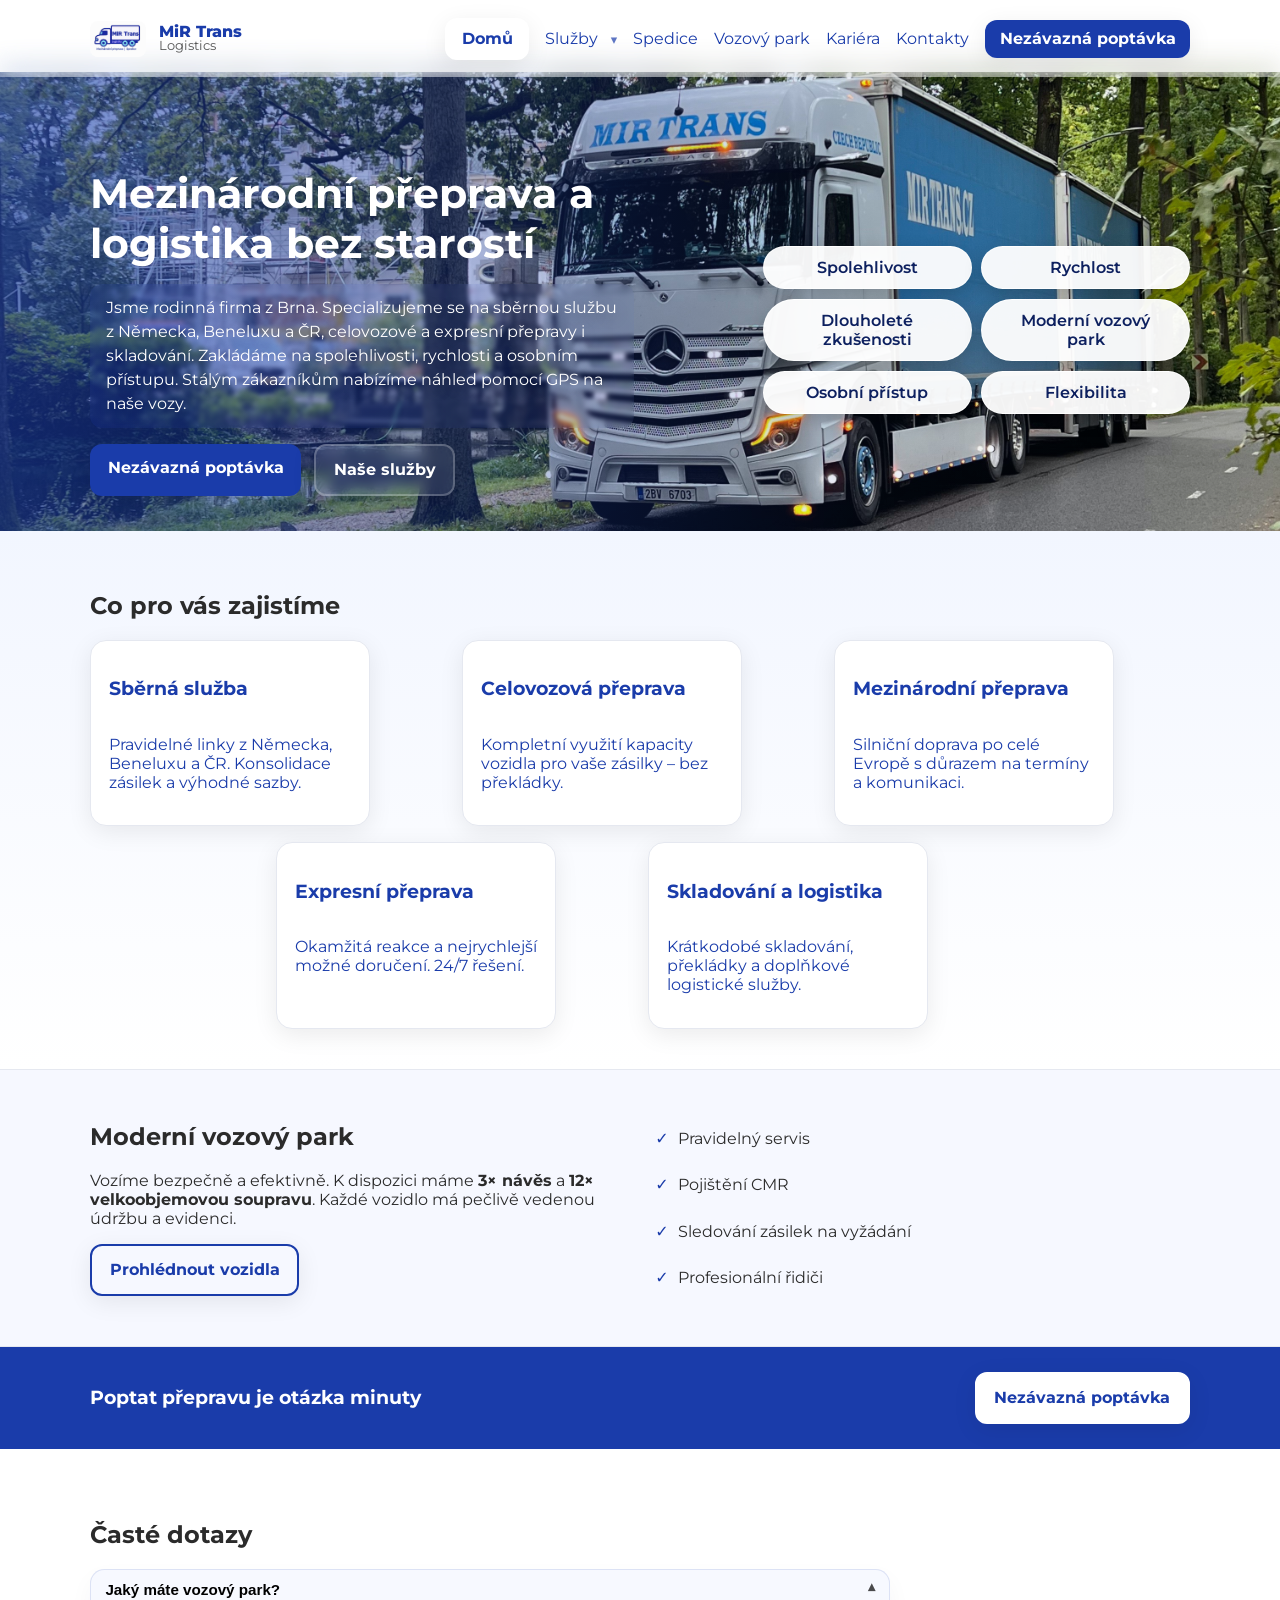
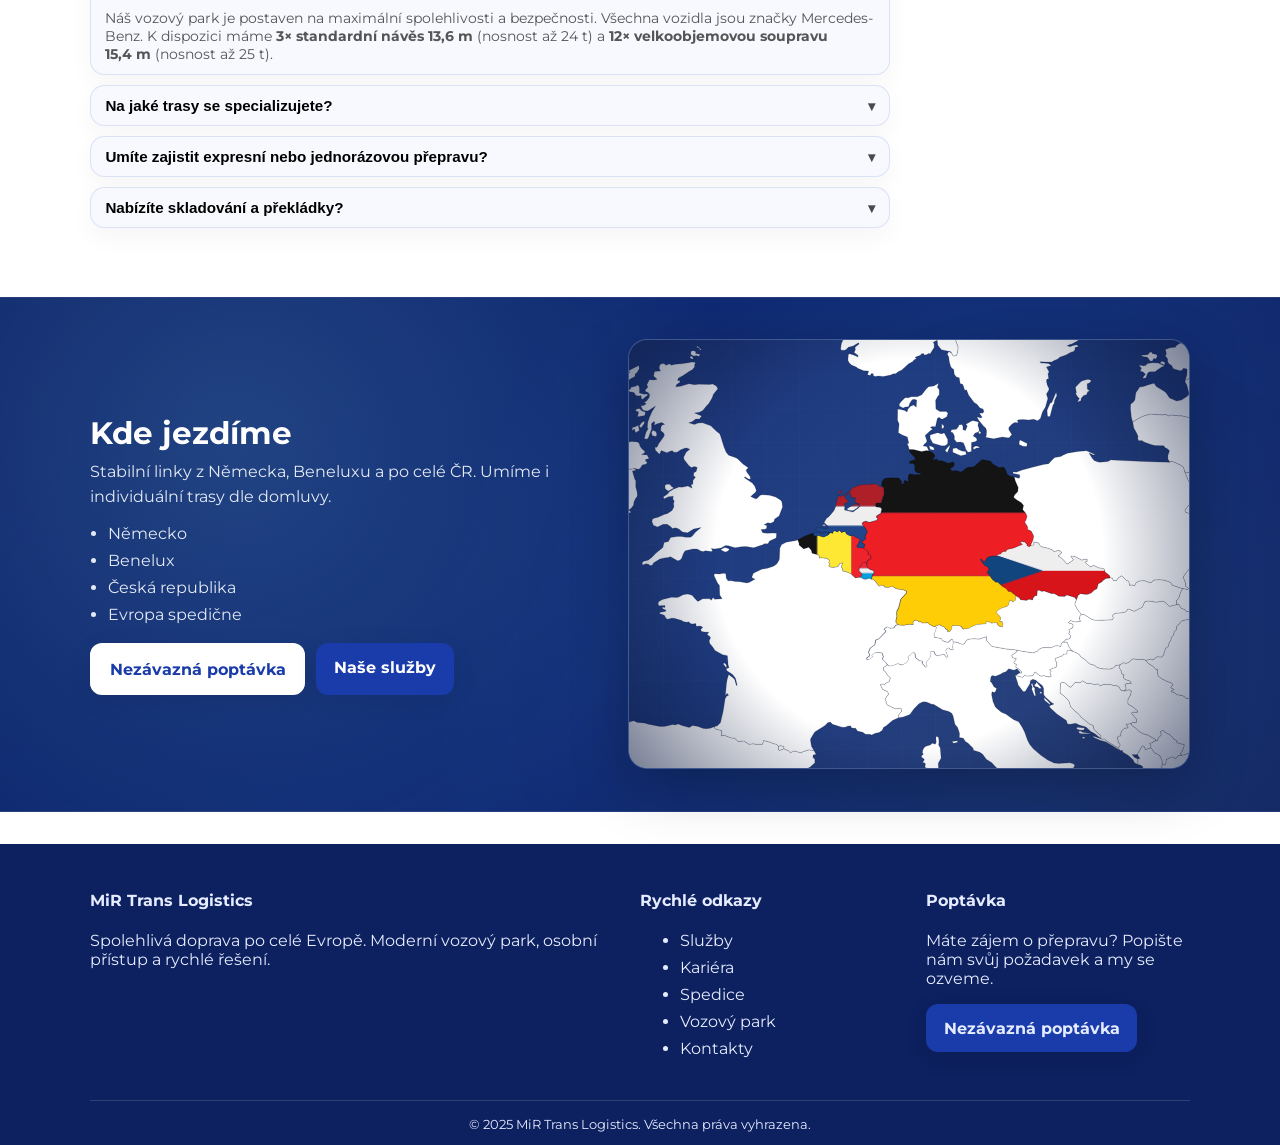
<file: index.html>
<!DOCTYPE html>
<html lang="cs">
<head>
  <meta charset="UTF-8">
  <meta name="viewport" content="width=device-width, initial-scale=1">

  <title>Domů | MiR Trans Logistics</title>
  <meta name="description" content="MiR Trans – mezinárodní silniční doprava, sběrná služba, celovozové a expresní přepravy, skladování a logistika.">

  <link rel="canonical" href="https://mir-trans.cz/">

  <!-- Favicon -->
  <link rel="icon" type="image/png" sizes="32x32" href="assets/img/favicon-32.png">

  <!-- OG tags -->
  <meta property="og:type" content="website">
  <meta property="og:title" content="MiR Trans Logistics">
  <meta property="og:description" content="MiR Trans – mezinárodní silniční doprava, sběrná služba, celovozové a expresní přepravy, skladování a logistika.">
  <meta property="og:url" content="https://mir-trans.cz/">
  <meta property="og:image" content="https://mir-trans.cz/assets/img/logo.jpg">
  <meta name="twitter:card" content="summary_large_image">

  <!-- Structured data -->
  <script type="application/ld+json">
    {
      "@context": "https://schema.org",
      "@type": "LogisticsBusiness",
      "name": "MiR-Trans",
      "url": "https://mir-trans.cz/",
      "logo": "https://mir-trans.cz/assets/img/logo.jpg",
      "description": "Mezinárodní nákladní doprava, expresní přeprava, celovozové zásilky, sběrná služba a logistika.",
      "areaServed": "Europe",
      "address": {
        "@type": "PostalAddress",
        "addressCountry": "CZ"
      },
      "contactPoint": {
        "@type": "ContactPoint",
        "contactType": "customer service",
        "email": "info@mir-trans.cz"
      }
    }
  </script>

  <!-- Fonts + CSS -->
  <link rel="preconnect" href="https://fonts.googleapis.com">
  <link rel="preconnect" href="https://fonts.gstatic.com" crossorigin>
  <link href="https://fonts.googleapis.com/css2?family=Montserrat:wght@400;600;700&display=swap" rel="stylesheet">
  <link rel="stylesheet" href="assets/css/styles.css">
  <!-- Google tag (gtag.js) -->
  <script async src="https://www.googletagmanager.com/gtag/js?id=G-376C7PRE7V"></script>
  <script>
    window.dataLayer = window.dataLayer || [];
    function gtag(){dataLayer.push(arguments);}
    gtag("js", new Date());
    gtag("config", "G-376C7PRE7V");
  </script>
</head>
<body>
  <!-- HEADER (ručně, pokud nepoužíváš PHP include) -->
  <header class="site-header">
    <div class="container header-inner">
      <a href="index.html" class="brand">
        <img src="assets/img/logo.jpg" alt="MiR Trans logo" />
        <div class="brand-text">
          <span class="brand-name">MiR Trans</span>
          <span class="brand-tagline">Logistics</span>
        </div>
      </a>

      <nav class="nav">
        <input type="checkbox" id="nav-toggle">
        <label for="nav-toggle" class="burger" aria-label="Otevřít menu">&#9776;</label>

        <ul class="nav-list">
          <li><a href="index.html" class="btn btn-light">Domů</a></li>
          <li class="has-sub">
          <a href="sluzby.html">Služby</a>
          <ul class="sub">
            <li><a href="sluzby-mezinarodni.html">Mezinárodní přeprava</a></li>
            <li><a href="sluzby-vnitrostatni.html">Vnitrostátní přeprava (ČR)</a></li>
            <li><a href="sluzby-celovozova.html">Celovozová (FTL)</a></li>
            <li><a href="sluzby-zberna.html">Sběrná služba</a></li>
            <li><a href="sluzby-expresni.html">Expresní přeprava</a></li>
            <li><a href="sluzby-skladovani.html">Skladování & logistika</a></li>
            <li><a href="spedice.html">Spedice</a></li>
          </ul>
        </li>
          <li><a href="spedice.html">Spedice</a></li>
          <li><a href="vozovy-park.html">Vozový park</a></li>
          <li><a href="kariera.html">Kariéra</a></li>
          <li><a href="kontakty.html">Kontakty</a></li>
          <li><a href="kontakt.html" class="btn">Nezávazná poptávka</a></li>
        </ul>
      </nav>
    </div>
  </header>
<main>

<section class="hero">
  <div class="container hero-inner">
    <div class="hero-copy">
      <h1>Mezinárodní přeprava a logistika bez starostí</h1>
      <p>Jsme rodinná firma z Brna. Specializujeme se na sběrnou službu z Německa,
          Beneluxu a ČR, celovozové a expresní přepravy i skladování. Zakládáme na
          spolehlivosti, rychlosti a osobním přístupu. Stálým zákazníkům nabízíme náhled
          pomocí GPS na naše vozy.
        </p>
      <div class="hero-cta">
        <a class="btn" href="kontakt.html">Nezávazná poptávka</a>
        <a class="btn btn-outline" href="sluzby.html">Naše služby</a>
      </div>
    </div>
    <div class="hero-aside">
      <div class="pillars">
        <div class="pill"><span>Spolehlivost</span></div>
        <div class="pill"><span>Rychlost</span></div>
        <div class="pill"><span>Dlouholeté zkušenosti</span></div>
        <div class="pill"><span>Moderní vozový <br>park</span></div>
        <div class="pill"><span>Osobní přístup</span></div>
        <div class="pill"><span>Flexibilita</span></div>
      </div>
    </div>
  </div>
</section>

<section class="services">
  <div class="container">
    <h2>Co pro vás zajistíme</h2>
    <div class="cards">
      <a class="card" href="sluzby-zberna.html">
        <h3>Sběrná služba</h3>
        <p>Pravidelné linky z Německa, Beneluxu a ČR. Konsolidace zásilek a výhodné sazby.</p>
      </a>
      <a class="card" href="sluzby-celovozova.html">
        <h3>Celovozová přeprava</h3>
        <p>Kompletní využití kapacity vozidla pro vaše zásilky – bez překládky.</p>
      </a>
      <a class="card" href="sluzby-mezinarodni.html">
        <h3>Mezinárodní přeprava</h3>
        <p>Silniční doprava po celé Evropě s důrazem na termíny a komunikaci.</p>
      </a>
      <a class="card" href="sluzby-expresni.html">
        <h3>Expresní přeprava</h3>
        <p>Okamžitá reakce a nejrychlejší možné doručení. 24/7 řešení.</p>
      </a>
      <a class="card" href="sluzby-skladovani.html">
        <h3>Skladování a logistika</h3>
        <p>Krátkodobé skladování, překládky a doplňkové logistické služby.</p>
      </a>
    </div>
  </div>
</section>

<section class="fleet-highlight">
  <div class="container fleet-inner">
    <div>
      <h2>Moderní vozový park</h2>
      <p>Vozíme bezpečně a efektivně. K dispozici máme <strong>3× návěs</strong> a <strong>12× velkoobjemovou soupravu</strong>. Každé vozidlo má pečlivě vedenou údržbu a evidenci.</p>
      <a class="btn btn-outline" href="vozovy-park.html">Prohlédnout vozidla</a>
    </div>
    <ul class="checklist">
      <li>Pravidelný servis</li>
      <li>Pojištění CMR</li>
      <li>Sledování zásilek na vyžádání</li>
      <li>Profesionální řidiči</li>
    </ul>
  </div>
</section>

<section class="cta-strip">
  <div class="container cta-inner">
    <h3>Poptat přepravu je otázka minuty</h3>
    <a class="btn btn-light" href="kontakt.html">Nezávazná poptávka</a>
  </div>
</section>
<br>

<section class="faq">
  <div class="container">
    <h2>Časté dotazy</h2>

    <div class="faq-list">

      <div class="faq-item faq-open">
        <button class="faq-question" type="button">
          <span>Jaký máte vozový park?</span>
          <span class="faq-icon">▾</span>
        </button>
        <div class="faq-answer">
          <p>
            Náš vozový park je postaven na maximální spolehlivosti a bezpečnosti.
            Všechna vozidla jsou značky Mercedes-Benz. K dispozici máme
            <strong>3× standardní návěs 13,6&nbsp;m</strong> (nosnost až 24&nbsp;t)
            a <strong>12× velkoobjemovou soupravu 15,4&nbsp;m</strong> (nosnost až 25&nbsp;t).
          </p>
        </div>
      </div>

      <div class="faq-item">
        <button class="faq-question" type="button">
          <span>Na jaké trasy se specializujete?</span>
          <span class="faq-icon">▾</span>
        </button>
        <div class="faq-answer">
          <p>
            Hlavní směry jsou mezi Českou republikou, Německem a zeměmi Beneluxu.
            Zajišťujeme jak sběrnou službu, tak celovozové i expresní přepravy.
          </p>
        </div>
      </div>

      <div class="faq-item">
        <button class="faq-question" type="button">
          <span>Umíte zajistit expresní nebo jednorázovou přepravu?</span>
          <span class="faq-icon">▾</span>
        </button>
        <div class="faq-answer">
          <p>
            Ano. Nabízíme expresní přepravy s rychlou reakcí, včetně řešení 24/7.
            Zajistíme jak jednorázovou zakázku, tak dlouhodobou spolupráci.
          </p>
        </div>
      </div>

      <div class="faq-item">
        <button class="faq-question" type="button">
          <span>Nabízíte skladování a překládky?</span>
          <span class="faq-icon">▾</span>
        </button>
        <div class="faq-answer">
          <p>
            Ano, poskytujeme krátkodobé skladování, překládání kamionů a doplňkové
            logistické služby. Díky tomu máte dopravu a logistiku vyřešenou na jednom místě.
          </p>
        </div>
      </div>

    </div>
  </div>
</section>
<br>
<section class="coverage" id="kde-jezdime">
  <div class="container coverage-inner">
    <div class="coverage-copy">
      <h2>Kde jezdíme</h2>
      <p>
        Stabilní linky z Německa, Beneluxu a po celé ČR. Umíme i individuální trasy dle domluvy.
      </p>

      <ul class="coverage-list">
        <li>Německo</li>
        <li>Benelux</li>
        <li>Česká republika</li>
        <li>Evropa spedične</li>
      </ul>

      <div class="coverage-actions">
        <a class="btn btn-light" href="kontakt.html">Nezávazná poptávka</a>
        <a class="btn" href="sluzby.html">Naše služby</a>
      </div>
    </div>

    <!-- STAGE: sem si dorobíš mapu a hover efekty -->
    <div class="coverage-stage" aria-label="Mapa oblastí" id="mapViewport">
      <div class="coverage-layer" id="mapContent">
      <div class="map-tooltip" id="mapTooltip" role="status" aria-live="polite"></div>

        <svg id="Layer_2" data-name="Layer 2" xmlns="http://www.w3.org/2000/svg" viewBox=" 180 270 353.4 551.1" class="eu-map">
          <defs>
            <style>
              .cls-1 {
                fill: #ffffff;
                stroke: #000;
                stroke-linecap: round;
                stroke-linejoin: round;
                stroke-width: .1px;
              }
            </style>
            <pattern id="flag-CZ"
                    patternUnits="objectBoundingBox"
                    patternContentUnits="objectBoundingBox"
                    width="1" height="1">
              <image href="assets/img/bg-flags/cz.svg"
                    x="-0.2" y="-1" width="1.4" height="3"
                    preserveAspectRatio="xMidYMid slice" />
            </pattern>
            <pattern id="flag-DE"
                    patternUnits="objectBoundingBox"
                    patternContentUnits="objectBoundingBox"
                    width="1" height="1">
              <image href="assets/img/bg-flags/DE.svg"
                    x="-0.2" y="-1" width="1.4" height="3"
                    preserveAspectRatio="xMidYMid slice" />
            </pattern>
            <pattern id="flag-BE"
                    patternUnits="objectBoundingBox"
                    patternContentUnits="objectBoundingBox"
                    width="1" height="1">
              <image href="assets/img/bg-flags/BE.svg"
                    x="-0.2" y="-1" width="1.4" height="3"
                    preserveAspectRatio="xMidYMid slice" />
            </pattern>
            <pattern id="flag-NL"
                    patternUnits="objectBoundingBox"
                    patternContentUnits="objectBoundingBox"
                    width="1" height="1">
              <image href="assets/img/bg-flags/NE.svg"
                    x="-0.2" y="-1" width="1.4" height="3"
                    preserveAspectRatio="xMidYMid slice" />
            </pattern>
            <pattern id="flag-LU"
                    patternUnits="objectBoundingBox"
                    patternContentUnits="objectBoundingBox"
                    width="1" height="1">
              <image href="assets/img/bg-flags/LU.svg"
                    x="-0.2" y="-1" width="1.4" height="3"
                    preserveAspectRatio="xMidYMid slice" />
            </pattern>
          </defs>
          <g id="Layer_1-2" data-name="Layer 1">
            <path id="AL" class="cls-1" d="M509.05,527.15l.5.4,2,2.9,1.4.5,1.9,1.3,1.4,3.2.1,2.2-.5,2.6.3,2.1-.8.8.7,2,.2,1.9,1.2,2.2,1.2,1.1,1.3,2.4,1.6-.2,1.3,1.1v1.1l1.1,1.8-.8,2.6-1.7.8-1.2,3.1-.3,2-.6.5-1.9.3-1.7,1.3,1,2.2-.9.7-.3,1.5-.7.7-2.7-.9-.7-2.5-1.7-2.7-4.9-2.6-1.2-1.1.4-1.5-.1-1.4-1.4-2.4.3-2.6.8-2.2-.3-2.7.1-2.1-.7-2.9.5-2.1.9-1.3-.2-2.2-1.5-1.1-1.6-.2v-3.1l-.3-.6h1.7l-1.7-2.8,3.2-5.3,1.1.3.8,2.1,3.4-1.2h0Z"/>
            <path id="AD" class="cls-1" d="M277.75,527.85l-2.8,1.1-.7-.4v-2.1l.9-.7,2.6.6v1.5h0Z"/>
            <path id="AM" class="cls-1" d="M828.95,571.45l-3.2-2.8-2.3-1.7-1.6-.7-3.5.4-2.9-.9-1.8-.9.5-.6-1.9-3-.8-1.9,1-1.4.2-2.3-1.7-3.3-1.7-1.2-1.3-1.6,4.4-.3,5.3-1.3,3.2.3,1.1-.2,3.5-.1-.5-.7,2.3-.5,1.3,1.5,1.6,1-.9.9,2.3,1h1.2l3.3,2.5v.7l-1.9,1.5-.2,1.1,3.2,3.4,2.4,1.4,3.2,1.5.2.9-.9,2.5h-3l.6.9,1.9,1.2,6.1,4.4,1.5-.3,2.2.9.2,1.3-1,1.4,1.9,1.4.8,1.5-1.8.5,1.4,1.5.5,2.6-2.2-.1-2.5.5-3-4.7.1-1-3.1-2.1.1-1.7-.8-1.2-1.7.2-1.9.9-2.9-1.6-1.2.2-.3-1.1-1.8-1.7-3.2.9h0Z"/>
            <path id="BE" class="cls-1" d="M324.35,400.85l1.6-.5.8.8,1.2.1,3,2.3-.4,1.5,1.7.7.4,2-2.3,1.3-.6,1.7-1.7-.7-1.3,1.3-1.4,2.5-.2,1.7,2,2.4-1.1,1.7-3.4.4-2.8-2.6-3.3-1.5-1.7-.1-.4-2-.6-.6.8-2.7-1.9.6-.5,1.4-1.3.6-2.2.3-2.3-.3-.5-.6.7-1.4-.7-.7.4-1.6-1.6-1.1-3.6-.4-.9.3-.6-2-4.2-1.1-.5-2-1.6-1.8-3.2,1-2.9-2.4v-1.2l-.9-2.2,5.1-2.5,4.7-1.7.3,1.3,1.2.7,1.2-.6,3.9,1.1,3.2-1.5.6-1.2,2.1.3-.2-.9,1.4-.7,1.5.8,1.5-1,1.1,1.3,2.5-.8.5,1.6,2.6,1.4,1.9-.4,1.7,1.3,2.6,1.1-1,2.9-1.1,1.3.7,1.1h0Z"/>
            <path id="BG" class="cls-1" d="M613.95,508.65l.2,3.7-.9,1.8-2-.6-2.2.5-1,2-1.2,1.2v2.6l.4,4.2-1.6.7-2.9,3.7,3,1.8,1.7,2.2,2.4,2.5.5,1.2-1.7-.2-.9.4h-1.8l-1.5.6-3.4-2.5-3.5.3-1.5,1.1-3.4.4-1,2.2-1.9.3-.3,1.4-1.6-.5-1.6,1.1.7,1,.9,2.7-.2.8-2.5,1.2-1.8-.3-3.2.4-3.4.9-1.7-1.1-3.7-1.2-.9.6-2.4-1.4-1.2-1.7-1.6.5-4.2-.1-.2.9-1.9.2-3,1.1-2.6-.2-2.4.2-1,1-3-.2v-4.2l.5-1.7-.9-1-1.7-3.3-3.4-1.8-3.3-3.2,1-.3,1.1-1.7-1.4-2.9v-3.3l1.1-.6,1.8-.1,1.1-1.6,1.6-1.7.3-1.4-1.6-1-1.3-1.6-2.9-1.5-2.4-3.9-.6-2.4.4-2.3,2.1-1,.2-1.9.9-.7,4.3,2.5-1.8,2,.9,1.8,3.7-.6,3.9.3,5.3,1,3.5.4,2.5-.5,9.4,1.7,4.2.2,2.3-.6,1.6-.9,1.2-1.6,3.3-2.1,3.2-1.2,4.4-.9,2.9-.4,4.5,2.3,3.2.4.9.6,1.7-.5,2.5,2.6,2.2.7,2.6.5h2Z"/>
            <path id="BA" class="cls-1" d="M492.55,491.25l2.8-.7,1.5.8-.5,2.5-1.6,2.7-.1,2.6.5.8,2.4,1.2,3.3,2.9-.3.8-3.1-.1-.5.8,3.2,3.7-.2,2.2-2.5-.3-.7.8-3.2.5,1.4,2.2-2.3.2-2,1.7-.5,1.7.1,1.5-1.7.2-.5.7.6,3,1.1,1.6-.1.8-1.1,1-1.7-.7-6.2-3.8-.6-.9-1.6.1-1.1-.6.3-1.6-3-2.5-1.5-1.6-.4-2.2-2.4-1.1-5-4.1-1.7-2-2.8-2.3-2.3-2.4-1.3-4-3.4-3.2-1.9-1.3-.1-1.4.3-5,1.2-.6,1.8.4,1.7,1.8,1.8,1,2.7-3.2,3.2.3,1.5-1.2,2.7,1.6,2.5.1,2.8.7,1.7-.6,1.6,1.3,2.2-1,1.8.3,1.8-.2,2.6.7,2.2.2,1.1.8,1.3,2.2,2.2.2Z"/>
            <path id="BY" class="cls-1" d="M578.85,320.55l1.8,1.3,1.2-.4,1.9-.1,3.1,2.2,1.6-.9,1.5-.3,3.6,1.2.2,2.3,1.7,1.5,2.1-1.3,2.7-1.1h3.4l2.7.9,2.4,1.8,3.5,1.4.4,2.5-.6,1.8,2.1,2.1.5,1.3-1.3,2v2l4.1,2,.5.5-.5,1.8,1.4.6,1.8,2.4,1.5,1.4,4.9,2.1.7.8-.4,2.8,5.3.5,3.2,1.3v1.1l.7,1.1,2.8,1.4.6,1.7-2.6,1-.3.9-3,1.8-3.5-.2-2.4-1.5-2.9.1-1.4,2.7,3.9,3.3.6,1-.2,1.5,1,1.5.5,3.3,1.6,1.4,1.3,1.8-5-.1-1.4.8-1.7-.4-1.1.5-2.2,2.3-.8,1.2-1,3.3,1.8,3.6-.8,1.4-2.7-.9-.5-1.2-2-1.1-7.1.6-2.3.8-.6-.5-2.5-3-3.8,1.6-.6,1.1-1-.3-.8-1.3-5.1-1-1.9.7-1.9-.5-1.2,1.7-.8-1.4-1.1-.4-3,.1-1-.3-1.8-2.1h-2.3l-6.1-.9-6.5-1.5-7.8-.4-2.4.1-2.3.5-5.9.5-.8,1.4-1.6,1.6-1.9,1.2-1.1-.5-1.9-.3-1.1.5.1,1.4-1-1.6-.1-1.3.8-1.5-.4-1.1.2-2.4-.8-1-1.8-1-3.3-1.3v-1.2l2-2.7.8-.5,4-1.7.6-1.6-.9-3.9-1.7-3.6-2.9-4.9-2.1-5.1,2.9.4,1.6-.3,3.7-.3,1.6.9,3.3-1.3,1.8.1.8-2.6,2,.2,1.4-1.2,2.1-.5,1-.7,1.7,2.3,2-.2v-1l-.9-1.1-1.9-.5.5-2,1-1.5-.4-2.3,1.1-3,2.6-.6.8-.6,1-2,3.6.1.4-1.1,1.3-1-3.9-1,.7-3.1v-1.8l2.6-.6,1.2-1.5,1.1-.3,3,.4,3.1.1.4-1.7,2.5-2.4,1.4-.8,1.3-.2h0Z"/>
            <polygon class="cls-1" points="384.24 463.64 384.74 465.44 382.84 465.24 381.84 464.34 380.54 464.64 379.94 466.44 381.44 469.94 380.24 470.24 378.84 468.34 378.14 468.24 375.24 469.34 373.24 468.54 372.44 466.44 370.44 466.54 370.44 469.44 369.94 470.54 367.74 473.14 367.54 474.14 368.24 475.84 367.04 476.54 366.14 475.14 364.84 473.94 365.24 472.74 363.04 472.14 360.64 470.14 360.44 467.64 359.44 467.04 356.04 469.94 356.64 471.44 355.04 473.64 352.64 475.04 349.54 474.24 346.94 475.24 344.54 475.74 343.14 475.04 342.24 473.64 339.94 471.34 340.44 469.64 339.64 467.44 337.44 467.14 335.54 467.24 333.24 468.74 333.74 470.04 331.44 471.64 330.04 471.54 330.04 470.54 331.54 469.54 331.84 468.04 331.04 467.34 332.14 464.44 335.14 462.24 335.64 459.34 337.74 458.44 341.54 454.44 342.14 453.54 340.84 452.44 342.64 451.04 343.74 451.04 344.54 451.84 347.24 451.54 348.04 450.14 349.54 449.44 350.54 449.74 353.34 449.84 356.64 449.24 359.24 449.44 359.04 447.94 360.34 446.74 361.64 446.74 363.04 447.74 363.84 447.54 364.94 448.44 368.64 448.24 369.44 449.34 372.04 450.64 373.24 450.64 374.14 451.34 372.64 455.84 372.74 457.54 373.94 457.64 377.24 458.44 377.64 459.44 379.14 460.24 381.44 460.64 383.44 458.74 384.24 459.04 384.74 460.54 384.24 463.64"/>
            <path id="CZ" class="cls-1" d="M433.25,399.55l2.1-.4-.1-1.9,3.3.8.3,1.1,1,1.1,4.6,1.1,2.7,1.1.8.9,3.2-.7,1.8,1.2-.7,1.1-1.6,1.2,1.6.9,2,1.8,1.5,1.9,1,.4,3.5-2.5-1.7-2.4h1.3l2.2.6,3.3,1.9,3.6-.7v1.6l-1.4.5,2.7,2.3,1,.6,1.8-1,3.5,1.8.5-.2,2.7.8.5,1.8,2.8,2.2.5,1.6-2.8.3-2,1.5-.6.8-2.3,1.2-.7,3-1.6.8-2.1,1.9-1.5.7-1.7.2-3.6-.5-1.4,1.2-1.1,2.8-1-1.6-5.1-1.5-1.2.9-3.8-.2-3-1.7-1.5.1-4.8-1.7-1.4.4-1.6-.8-1.2.2-.3,3.2h-1.2l-1.3,1.6-.1,1.1-2.5-.4-1.4.7-3.9-.4-.8-1.3-2.2-1.2-.6-.7-2.9-2.2h-1.3l-1.3-1.6-2.5-1.5-2.9-2.6h-1.3l-2.3-2-1.8-2.7-1.4-1.5,1.2-1.7-.6-1.6-2.3-1.3-2.5-3.4.5-.7,1.9,2,1.9-2.6,1.1-.6,2.6-.6,2.1.4.8-1.3,2-.3.6-1,1.6-.7,1.1.1.6-1.2,4.4-1,3.5-1.5,1.9-.6-1.5-1.5.8-.6,2.2.4,1.5,1.5v.9l1.4.6.9-.7h0Z"/>
            <polygon class="cls-1" id="DE" points="435.44 393.74 435.04 396.04 433.44 399.64 432.54 400.34 431.14 399.74 431.14 398.84 429.64 397.34 427.44 396.94 426.64 397.54 428.14 399.04 426.24 399.64 422.74 401.14 418.34 402.14 417.74 403.34 416.64 403.24 415.04 403.94 414.44 404.94 412.44 405.24 411.64 406.54 409.54 406.14 406.94 406.74 405.84 407.34 403.94 409.94 402.04 407.94 401.54 408.64 404.04 412.04 406.34 413.34 406.94 414.94 405.74 416.64 407.14 418.14 408.94 420.84 411.24 422.84 412.54 422.84 415.44 425.44 417.94 426.94 419.24 428.54 420.54 428.54 423.44 430.74 424.04 431.44 423.84 434.24 422.54 435.14 420.24 434.24 419.54 437.14 418.54 438.14 415.64 438.94 412.54 440.74 411.94 442.04 414.44 444.84 414.54 446.14 413.94 447.44 415.64 447.74 415.94 449.64 415.64 451.14 413.94 450.74 412.74 449.84 412.54 448.74 411.44 448.24 408.94 448.74 407.44 447.94 405.44 447.64 405.34 449.04 399.64 449.54 395.74 451.04 394.64 451.94 390.84 452.44 389.44 450.54 386.74 450.14 383.94 450.24 383.74 452.14 382.74 453.74 381.14 454.24 381.24 452.94 380.04 452.64 379.14 451.24 375.64 449.64 373.24 450.64 372.04 450.64 369.44 449.34 368.64 448.24 364.94 448.44 363.84 447.54 363.04 447.74 361.64 446.74 360.34 446.74 359.04 447.94 359.24 449.44 356.64 449.24 353.34 449.84 350.54 449.74 349.54 449.44 348.44 448.14 348.44 446.64 349.04 444.64 348.84 442.24 349.14 440.74 350.14 438.94 351.54 433.44 355.04 429.64 354.94 428.34 353.34 427.74 348.54 426.94 346.54 425.54 343.54 426.14 341.44 426.04 341.14 425.14 339.74 424.74 337.94 425.44 334.44 421.14 333.04 421.04 333.64 418.04 334.54 417.14 334.54 415.74 331.74 414.64 330.24 413.04 329.94 410.84 330.54 409.14 332.84 407.84 332.44 405.84 330.74 405.14 331.14 403.64 328.14 401.34 328.74 398.94 326.84 397.74 327.34 396.94 329.54 395.34 328.84 394.14 330.14 391.34 330.14 390.14 327.04 386.04 327.74 384.94 329.54 384.24 331.84 385.04 336.34 383.74 337.04 382.74 336.04 381.84 336.34 380.94 338.94 379.34 339.54 376.74 338.74 375.74 336.14 375.44 335.44 374.44 336.04 372.84 339.14 372.94 340.24 369.14 340.94 367.44 340.84 363.14 339.14 361.74 339.64 359.04 340.74 357.64 341.64 357.24 345.64 356.94 350.14 357.04 352.04 359.24 351.44 360.44 353.04 360.74 353.94 358.34 355.34 359.14 356.44 359.04 355.94 357.34 356.14 355.74 357.04 354.34 360.34 354.94 363.94 354.64 364.04 354.04 361.24 353.54 360.34 352.44 360.14 348.54 358.64 347.74 357.04 348.04 357.04 346.54 360.44 345.44 360.44 344.44 357.04 340.64 356.84 339.04 359.54 339.14 364.74 340.44 367.84 339.74 369.34 340.14 371.14 340.84 372.74 342.44 372.84 343.84 371.14 345.44 374.34 345.14 375.14 346.34 376.84 345.94 381.34 347.74 384.54 346.84 385.24 348.24 384.64 349.74 382.44 351.34 383.84 352.54 385.94 352.34 389.54 353.24 392.84 350.74 393.94 350.24 397.54 349.94 402.64 345.44 407.94 346.34 409.44 348.24 413.14 350.34 416.34 350.14 417.64 352.14 418.44 354.64 420.34 355.94 423.14 356.44 423.84 359.04 425.64 363.14 425.34 365.84 423.44 367.64 422.74 369.24 424.34 370.64 427.64 372.74 429.04 374.44 428.44 377.04 430.44 379.34 431.24 381.24 430.54 383.84 429.74 384.94 431.64 388.04 431.64 389.64 433.84 390.54 435.44 393.74"/>
            <polygon class="cls-1" id="AT" points="464.05 445.55 464.75 447.55 460.85 447.85 458.35 446.95 457.05 448.35 459.65 449.05 460.15 450.15 459.65 451.55 457.45 452.75 457.85 454.25 457.35 454.95 458.45 456.55 458.15 458.35 455.65 458.85 453.85 460.55 452.55 461.45 452.45 463.35 450.05 462.85 448.45 463.05 446.15 464.15 443.35 463.95 440.75 464.15 438.85 464.85 437.85 466.15 434.85 467.35 429.85 466.65 424.85 465.75 422.25 465.25 418.25 464.95 409.65 463.45 408.55 462.95 405.45 459.45 405.45 457.15 400.75 458.65 397.65 458.45 394.25 458.75 392.85 459.35 391.65 461.55 390.55 461.95 388.45 461.55 387.55 460.75 384.55 460.45 384.05 458.95 383.25 458.65 381.25 460.55 378.95 460.15 377.45 459.35 377.05 458.35 373.75 457.55 372.55 457.45 372.45 455.75 373.95 451.25 373.05 450.55 374.75 450.05 375.45 449.55 378.95 451.15 379.85 452.55 381.05 452.85 380.95 454.15 382.55 453.65 383.55 452.05 383.75 450.15 386.55 450.05 389.25 450.45 390.65 452.35 394.45 451.85 395.55 450.95 399.45 449.45 405.15 448.95 405.25 447.55 407.25 447.85 408.75 448.65 411.25 448.15 412.35 448.65 412.55 449.75 413.75 450.65 415.45 451.05 415.75 449.55 415.45 447.65 413.75 447.35 414.35 446.05 414.25 444.75 411.75 441.95 412.35 440.65 415.45 438.85 418.35 438.05 419.35 437.05 420.05 434.15 422.35 435.05 423.65 434.15 423.85 431.35 426.05 432.55 426.85 433.85 430.75 434.25 432.15 433.55 434.65 433.95 434.75 432.85 436.05 431.25 437.25 431.25 437.55 428.05 438.75 427.85 440.35 428.65 441.75 428.25 446.55 429.95 448.05 429.85 451.05 431.55 454.85 431.75 456.05 430.85 461.15 432.35 462.15 433.95 461.25 436.35 461.35 437.15 462.95 440.05 465.25 442.95 464.65 443.65 464.05 445.55"/>
            <path id="DK" class="cls-1" d="M387.85,339.05l2.1,1,2.4.3.4,1.9-3.5.7-5.1-2.1.1-2.5,2.3-.2,1.3.9h0ZM401.55,337.95l-2.3.1-1.9,1-.3-1.2,1.6-1,1.2.2,1.7.9ZM372.75,339.15l-1.2.2-1.7-.5-.6-2.3,2.7,1.1.8,1.5h0ZM380.75,341.15l-1.4-1.5,2.5-2.9.7-.2-1.8,4.6ZM430.85,337.15l-2.4-.2-2.4-1,.1-2,.5-.9,4.5,2.3-.3,1.8h0ZM378.75,328.45l2.3,4.3-.1,2.8-1.8,1.2h-2.1l-5.4-1.7-1.7-2.9-.1-2.3,4.8-1.4,2.6.8,1.5-.8ZM402.05,328.65l-1,.6-.7-.9.9-.9.8,1.2h0ZM378.15,325.85h-.9v-3l1.5,1.6-.6,1.4ZM400.75,325.85l.1,1.5-.7.7-2,.7-1.1,1.8,2,1.2.5,1.5-1,.7-2.6.7v5.6l-2.2.6-1.5-2.1-.1-.9-1.3-3.1-2-.4-2.2.1-1.5-1.8.1-2.1-1-2-1.3-.6.4-1.4,3.1-.2,1.5-1.9v-.9l1.8-.2.8.7.1,2.6,1.6.5,1.1-2.9-.9-1.1,3.9-2.2,1.1-.1,3,.9-.4,2.1.7,2h0ZM369.15,340.05l-1.5-.4-3.1.7-5.2-1.3-2.7-.1-.5-2.1-.8-1.4,1.1-.3-.9-3.9-3.2-1.3-2.5-1.4.5-5.6-1-2.3.1-6.9,1.3-.1,3.1.8,1.5.9.6-1.9,1.6-1.6,2-.8,1.6,1.3.3-4.5-1.6-.5-1.3.4-1.3,1.9-1,2.4-1.9.2-1.5.7-2.4-1.4.1-1.4,1.6-1.9,2-1.9h2.2l1.6-.6,3.9.1,2.8-1.3,2.8-3.6,1.5-1.5,3.3-.5,3-1.7-.8,2.5,1.2,1.7v3l-.9,1-1.4,2.5.2,5.6,2.5,1.5h4.1l1,1.1-.7,2.2-2.6,1.4h-.9l-1.4-1.1-1.1.9-1.2,5.1-2-.1-1.2.5,1.4,1.2-1.3.8-3.4,3.1,1.1,3.4-.2.9-1.5,1.3-.6,1.1,2.3.3,1.3,2.9h0Z"/>
            <path id="EE" class="cls-1" d="M509.85,284.35l3.9.2,4,1.8-1.8.7-3.7,2.5-.3.5-2.6-.1-1.4.2-1,.9-.9,2.8-1.6.5-.3-.9,1.6-1.8-1.5-1.4-1.9-.7.9-1.8-1.6-1.6,1.5-.2,1,.5,2-.5.5-1,3.2-.6h0ZM518.15,285.35l-.9.2-2.4-1.1,1-1,1.9.5.4,1.4ZM512.75,281.35l-.8.7-.9-.6-.9,1.6-1.3.3-1.9-2.5-2.9-.5-1.3-.7,4.5-.4,1.2-1.6,1.3.1.4.9,2.1.3.9,1-.4,1.4h0ZM565.95,300.25l-1.9-.2-3.4-1-4,1.2-2.8-1.1-3.5-2.7-.6-.7-2.3-.5-5.6-2.5-1.1.7-1.5-1-8.4,2.8,1-3.4.1-3.6-2.3-.4-.9,1.3-1.3.3-4.1-1.3-1.2-2.1-1.6-1.1-.8-1.2v-1.8l-1.5-2,.7-1.1-.7-2.8,3-1.2,3.3-.2.9-1.3,2-1.3,2.3.2,3.1-1,6.3.1.4-1.7h3.2l7.6,1.2h1.8l2.8,1.2,1.4.3h4l6.3.5,1.2-1,1.5,1.2-1,1.4-1.2.4-.9,3.2-.8,1-1.7-.3-2.5.2-2,.5-1.3,1.1.1,1.1,2.6,2.3,1.4,2.8,2.6,2.2.8,1.3,2.4,2.9,1.8,2.5-2.3.6-1.2,2-.2,2h0Z"/>
            <path id="FI" class="cls-1" d="M500.85,259.05l2,.2-.6,2.8-2.3-1.8.9-1.2h0ZM498.95,259.55l-2.1-.6.9-.8,1.2,1.4h0ZM492.45,256.85l-1.5.7-.3-1.7,1.8,1ZM517.95,193.95l-1.5.5-1.3-.3-.2-.9,2-.6,1,1.3ZM548.05,139.35l-3.7,1.3,1.6.8.8,1.2-2,3.2.1.6,3.1,4,7.2,1.7,2.3,1.8,3.6,2.3,1.8.9.1,1.9-3,3-2.6,3.1-1.2,1.7.4,1.7,2.6,2.1,2.3,2.2,3,3.5,3,2.5,3,4.2.4,1.4-3.7.7,1.2.9-.6,1.3.3,1.9-.5,1.5,1.9.3.3,1.3-1.7,1v.9l1.4,1.7,1,.6,3.2.6.9,1.6-1,1.7,1.8,2.2,4.5,1.8.7,1.3.2,1.7-2.4,3-2,.8.7.8,4.5,2.6,6.6,2.9,2.6,1.3,2.1,1.9,2.2,1.6.5,1-1.6,4.5-.7,1.2-2.2,2.2-3.4,2.8-2.3,2.3-5.3,5.9-1.9,1.5-2.1,2.2-4.9,3.3-.7.8-2.5,1.5-5.6,5.2-3.5,1-2.6-1.1-1.8.2-1.2.8-2.5.2-2,.6-1-.7-.7.6-1.9.2-2-1,.3,1.5-3.3,1.5-.8-.9-2,1-2.1.2-1.1.8-5.9,1.1-1.5,1.3-1.2-.3-6.7,1.1-2.9-.2-2.7,2-1.8.4,1.5-3-2.4-1.1-1.2-1.6-.7.4-.3,1.5-1.5.8-2-.1-.4-2.4.8-2.3-3.6-.6-3.8-1.4-.9-.1-.7-1.3-2,.9-2.1-.9-1.7-5.3v-1.3l.9-1.6-.1-3.4-.6-2,1.1-.6-.9-1.6-2.2-3-1.6-1.1.5-3.3-.6-1.6-1.9-1.1-1.1-2.9.6-2.4,2.4-2.2v-1.2l.9-1.1-.5-1.3,2.7-.5,1,.4,2.4-.4,1.9-1-1.1-1.8,1.5-.7,1.2-1.2-.1-1,2.3-.5,2.4-1.9,2.3-1.1,2.3-1.9,1.1-.1.3-1.3,2.5-1.9.8-1.6,2.3-1.8,2.2-3.9,3.8-1.2,3.8.3-.6-1.7,1-.3-.6-1.3-1-.6v-4.6l-1.3-.9-4.5-1.6-1.7-.1-1.2-1.2-4.6-.7-1.6-2.5-1.9-2.2-1.8-.6-1.3-2.6v-1.3l1.5-1.3-.1-1.8.7-1.4-.6-.9-3.3-2.6-.8-1.6.1-1.1,1-.8-.6-1.3-2.8-.4.3-1.9-.7-1.4-.4-2.4,1.1-1-1.8-.9-1.9-1.5-1.4-.1-1.2-1.6-3.5-1.8-8.3-1.7-4.2-1.8-4.8-2.3-2.9-1.1-.4-.9-2.9-.8.5-.4h2.1l1.9.4.5-.6-1-1.4,1.9-1.1h3.6l7.9,5.5,1.4,1.8,6.9.6.8.5,1.8-.1,3.7-.9,1.2-1.2,1.5.1,3.6,1.1,3.9.8,2.6.8,1.3-.6.5-1.7,1.6-1.3,2.1-.3,1.5-1.4-.7-3.2.6-1.7.7-3.8,2.6-1.7,1.7-1.8,2.1-.2,3.8.4.9-.2,3.5-1.6,2.9-.3,1.8,1.2,4.2,2,4.2,1.1,3.6.8,2.6,2.7-.7,1-3.2,2.9v.7l1.7,1.3h0Z"/>
            <path id="GB" class="cls-1" d="M243.45,402.15l-1.6,1.3-1.3.2-2.5-1.2v-.5l2.5-1.1,2,.6.9.7ZM206.95,362.45l1.3.9-3.4,1.9-1.2-.6-.9-1.2-.1-1.9,1.2-.5h1.8l1.3,1.4h0ZM183.65,351.05l-2.1.4h-2.9l.1-1.5-1.4-.5-1.8-2.7-1.3-.5-1.9,1.6.5.9-2.4,1.8-2.9-.3-.8-.7-2.1-.4-.2-1-2.7-2,1-1.4,2.9-.9-1-1.4.2-.8,1.6.1,2.2-.8,1.2-1.6,1-2.3,1.9-.9,1.3.6,1.9-2,2.8-.1,2.7-.7,3.9.3,1.1,1.1.5,1.7,1.3,1.7,1.7,1.4v.9l-2,1.1,3.5.3,1.2,2.5-2.1.3-.1,1.4,1.1.2-.6,1.4-2.6.6-1.4,2.2-1,.5-2.3-.5h0ZM197.35,330.85l-2.6-.5-.6-2,.9-1.4,1.8.7.6,1.3-.1,1.9h0ZM185.85,323.75l.7,3.4-2.4,1.3-.8-2.4-1.4,1,.2-1.9,1.5-.3,2.2-1.1h0ZM187.55,325.45l-1.1-1.2,1.6-2.2,1.7-1-.1,1.6-2.1,2.8h0ZM190.05,317.65l-4.6.8.6-3-1.9-.9.3-.9,2.1-.5,1.7,1.7,2.1.6-.3,2.2h0ZM173.85,306.25l-1.5-.2-.4-1.4.2-2.3,1.6.2.1,3.7h0ZM186.65,300.55l-.1,2.8,2.9.8,2-.1.4.6-3.3,2.7-.7-.1-.2-2.2-1.4.3-1.9-.3-1.2-1.9-2.7-.5-.9-1.1,1.4-.6.3-1.2,2.8-.6,1.5-.7.9,1,.2,1.1h0ZM174.75,297.95l1.2.9-1.1,1.3h-1.5l-2.2-1,.2-.5,3.4-.7h0ZM186.55,288.05l-1.6,2.6-1,.7-.2,1.7-3,1.6-3.2,2.4-1.4-1,2.6-1.7-2.1-1-.2-2.6.8-.7,1.4.7,1.9-.3-.7-1.2,6.3-3.2.4,2h0ZM221.35,285.85v1.2l-1.3,1.6-2.2,1.2-4.2,2.8-2.5,1.3-.5,1.6,1.4.1.2.8-2.2,1.6-.6,1.5,3-.4,5.3-1.5,3.6.5,2.6-.3,6.9.2,1.9-.3,2.3,1.3,1,1.7-2.8,3.4-.8,2.3-2,3.5-1.9,2-2,2.5-2.1,1.1-3.1.5,4.5,1.9-1.4,1.8-2.4.1-2.3,1.7-2.1.7,3.6,1.1,2.4-1,2.7-.1,5.2,1.9,3.6,3.4,2,1.5.5,1.1,2.1,6.9,1.5,3.8,1.6,1.8,4.5,1.6,1.1.6,3.4,3.3,3.4,2.4-1.4,1.5.4,1.2,2.1,2.9.3,1.6-1.3-.1-2.3-1.4-.3.7,5,3.3,1.6,2,1,2.7-.6,1.1-3,2.7,2.8,1.4,1.2-.2,2-2.1,1.7-.2,4.2.3,3.8,1,3.3,2.1.7,1.1.4,3.1-2.2,5.8-2.8,1.9-.5,1.7-2.1.9-1.7-.3-2.4,1.2,1.7.6v1.7l-1.1.6-2.5.2,1.1,2,2.5.4,4.3-.2,1.9.2-.2,2.7-.4.4-3.8,1.7-1,1.8-2.2-.1-1.1.7-5.7,1.9-4.9-.8-2.9.1-4,.6-4.2-1.2-1.8-.2-2.8,1.7-4.2.5-2-.2.9,1.5-.9.4-3.8-.5-1,.5-1.4-.2-2.7-1.4-2.6-.1-4.9,1.2-1,1.3-1.3,3.5-1.1,1.2-1.4.2-4.5-2.5-1.5.5-2.5.3-2.7.7-3.9,2.4-.9,1.5-1.3.2-1.1-.9-1.4-.3-2.3.8-.3-1.3,1-1,2.8-.7,2.5-1.9,2.2-2.3,4.6-3.8.8-3.1,2.7-.7,1.4-2.5,4.1-.6h2.8l2.8.5,2.9-.1,1.1-.7,1.9-2.4,3.6-3-4.7,1-3.8,2.3-3.2-.4-2.3-1.9-2.1-.8-2.1.4-.7-.9-2.4-1.7h-2.6l-3.6,1.7-2.6-1.2-.9-2.3.3-1.4,1.1-.7,2.5-.6,3.8-1.7,2.2-.7,2.8-1.9,1.2-2.3-.3-2,.5-1.4-.9-1.7.3-1.5-3,.3-2.7,1.2-.7-1.1,2.8-1.8,1-1.4,2.6-1.7,3.6-1.3,1.9.1,3.7-.7,2.7,1.3-.8-2.1,1.2-.4.1-2.4,1.6-2.2-1.2-.6.1-2,1.5-.8.7-2.6-1.7-.5-2.1.6-1.7-1.5-2.8-3.6-.3-1.4,1.6-3.1,2.3-2-1.9-.8-1.4.2-2.7,1.2-2,1.3h-2.1l-.8-.9-1.1.1-2.5,1.1-3.5-1.3-1.1,2.3-2.6-2.5-.3-1.9h1.3l1.2-2.4,2.9-4,.6-1.2-.5-1.4-1.9-1.5.3-2.6.8-1,1.5-.4-1.9-1.2-2.9.9-1.8.9.3-2-.6-.4-1.5,1.4.1,3.3-2.1,5.7-1.1.9-1.4-.5,1.1-3.9,1.4-2.5-.6-.3.3-3.6,1-2.9,1.7-3.8,2.2-3.5-4.1,2.7-1,.5-2.4-.4-.8-.7-1-2.3,1.8-.2,1.7-1.1-1.5-.7,1.5-.9,1.7-2.1.4-1.9-1-1.5-1.6-.6-.2-.9,1.7-1.9-.7-1.5,1.6-3.1,3,.1,1.9-.4-2.3-2,.7-2.9,3.7-.3-.8-1.8.3-2,1.6-.9,1.3.2,1,.9,2.6-.9.6.8,2.8-.6,3.7-.3,4.5-.6,2.2-.4,2.3.2-.6,1.7h0ZM220.75,281.85l-1.3.1-1.3-1.4,1.5-.3,1.1,1.6h0ZM222.05,278.45l2.7.6-.6,1.4-1.4-.7-2,.3-1.9-1,.4-2.1,1.7-.1,1.2.5-.1,1.1h0ZM225.75,276.15l-1,.3-.4-1.2-1.7-.6.4-.8,2.7,2.3h0ZM241.85,256.65l1.6,1.8,1,.5-1.3,3.8-.2,1.6-1,1.7-.8-.4.9-2.9-.5-1.1-1.7.3-.4-.9,1.6-1.4-.8-2-1.1-.2,1.5-1.6,1.2.8h0ZM244.75,257.05l-1.4-1.3,1.3-.6.1,1.9Z"/>
            <path id="GE" class="cls-1" d="M827.25,546.75l-2.3.5.5.7-3.5.1-1.1.2-3.2-.3-5.3,1.3-4.4.3-1.3-1.2-1.9-.2-1.1-1.7-3.5-2.5-1.2-.4-.6-1.1-1.4-.3-1.4.4-.9,1.9-3.4-.8-3.6-.1-1.1,1-4.3-1.3,1.9-3,.4-1.7-.4-2.4-1.7-2.7-3.7-8-1.1-1.2-4-1.4-1.1-1.6-3.2-2.1-4.1-.9-4.8-2.9-2.9-1.7.9-2.1.8-.2,4.8.9,1.5-.4,5.9,2.5,3.6.7,3.1,1.7,6,.5,2.8-.6h1.8l2,1.1,2.4-.2,3.2,1.2,1.5,1.6,3.5,1.4,2.8.8,3.2,1.5.2,2.4,2.5.4,4.3-2.1,2.1-.7,1.8.2,1.9,1.9.8-2.2,4.6,1.7,2.1,1.8,2.8-.1,2.2,1-.2,4.2,2.9,1.4,1.6,1.2,3.4.7,3.1,1.5-1.2,2.1-1.2.3v1.3l1.1.8.9,1.5,4.5,2.6.9.8-.2,2-1.8,1.4-4.1-2-1.7.5-3.2-.9-1.4-1,.1-.7-4-1.4-1.9-.4-3,2.5h0Z"/>
            <path id="GR" class="cls-1" d="M567.25,636.75h2.3l1.7-1,2.2,3.7,1.7-.1,3.5-.9,3.7.2,1.4,1,2.6.2,2.3.5,3.3-.7.4.4.1,2.8,1.2.2.7-.7,1.7-.6h1.8l1.6-.8-.4,3.5-.9.4-4.4-.1-8.1,1-5.3.4-.7-.2-.7-2.2-3.3-1.1-6.2-1-1.5-.4-3.1.2-1.1-1-.4-1.8.2-1.9,1.4.3.4-1.4,1.9,1.1h0ZM610.65,637.85l-1.6-2.1,1.1-.5,1.2,2.4-.7.2h0ZM555.95,626.45l-1.4.2-.7-2.2.5-1,2.1,2.1-.5.9h0ZM618.65,630.55l-1.7-.4.4-1.8-.7-1.6,2.3-2.7,3.2-1.3.9.9-.9,2.5-.9,1.3.4,1-1.6.2-1.4,1.9h0ZM599.65,620.25l-1.5,1.2-.9-.6,1.9-1.2.5.6ZM605.85,618.05v-.7l1.3-1.1,2.5-1,1.2.6-2.5,1.4-1.5.1-1,.7ZM583.65,612.65l-.9,1.3-1.3-.7.4-1.2,1.1-.6.7,1.2ZM587.25,614.25l-1.1.6-1.4-2.2,1.9-2,.9.7.1,1.8-.4,1.1h0ZM592.65,605.45l.6-1.6,1.6-.1v1.1l-2.2.6h0ZM570.95,604.75l-1-.4.4-1.2,1.1.5-.5,1.1h0ZM602.55,601.05l2.8.7-.7,1-1.6.9-1.7-.9-1.2-1.2,2.4-.5ZM525.85,601.15l.4,1.2-1.1,1-1.6-1.2-1.2-1.8.9-1.1.9,1.2,1.7.7h0ZM578.95,601.85l-1.4-.1-2.4-2.1.9-1.4.9,1.2,1.3.1.7,2.3ZM521.65,592.15l.3,1.8.9.3,1.3,1.6-.2,1.2-2.1-.8-1,.2-1.1-2-1.3.2.6-1.8,1.4.1,1.2-.8h0ZM592.45,594.65l-1.1.9-1.8-1.7,1.4-1.3-2.1-2.4-.1-1,2.1-.5,1.3.9.6,1.2.4,2.6-.7,1.3h0ZM522.25,588.55l-1.3.1-.4-.9.8-2.4,1.1.3.2,2.5-.4.4h0ZM556.85,583.15l.9,1.7,5.5,2.5,2.8.3,1.7,2.6-.2.6,1.5,3.8,1.1.9,2.7.3.4,1.9-.9.8-1.9-.7-2.1-1.6-.4-1.3-2.2-2.9-3.6-.2-1.5-.7-.6-1.7-1.5-.9-2-1.9-1.5-1.1-3-1.1-.6-.7,1.9-1.3,2.1-.5,1.4,1.2h0ZM594.75,577.35l-.1.9,1.9,1.5.7,1-1.2,2.1-4-.8-.8-.8,1.6-1.3-.9-.5-1.2,1.5-2.2-.7-.9-.9.7-1.4,1.5.1,1.7-.8v-.6l2.3-.2.9.9ZM513.45,575.75l-1.3.3-1.2-.8-1.2-1.9-2.2-2.2.7-1.1,1.6-.4,1.4,1.2-1.1,1.2.8.7.9,2.4,1.6.6ZM581.25,567.15l-.7,1.4-.1,1.3-3.8-.7-.3-2.3,2.2-.1.8.8,1-.9.9.5h0ZM583.65,560.25l-1.4.4-1.7-1.3,1.4-.5,1.7,1.4h0ZM571.75,557.25l-1.6.6-1.8-1.1,1.1-2.3,1.3.1,1,1.3v1.4ZM587.65,555.55l-.5-.7-2.1-1.2-4.6-.6-2.3-.9-.9.2-2-1-1.2.4-2.5,1.7-1.5-.2-1.6-1-2.2.4-1.7,1.9-1.8,1-1.8-.4h-2.3l-.2,1.1,2,2.1-.5,1,.5,1,2.1.1,2.5,1.3-.7.7-3.2-1.2-1.2-.1-1.2,1.2,3.5,2.7.5,1.4-.6.9-1.5-.8-2.5-3.2-3.1-.6-.4.6,1.2,2.4,2.9,1.7-.6.6-3-1-1.1-1.6-.4-2-5.5-2.8-1.4-2.8-2.2,1.3.4,2-.6,3.8.4,1.3,3.5,3.7,1.3,2.7,2.6,2.1,2.6,3.2.7,1.8-1.3,1.1-1.3-.5.3-1.9-2.2-1.2-1.9,1.2,1.5,2.3.5,1.2-.4,1.3-1.6.8-2.6.1,2.4,1.4,3.3,1,1.6,1.1,1.5.1,1.7,2.1,2.6.6,1.7,2.1,2,.5,1.7.8,1,2.1.3,2.9.6,2.1.1,1.7-1.1.5-1.3-1.6-4.2-3.6-1-.4-1,.7-2.9.5-1.9,1.3,1.5,1.3.1,1.2.8,1.5,2,.4,2,2.4-3,1-1.1.7-.8-.5-.2-1.2-4.3-2.2-.6.6.7,2.4,1.3,1.6,2.2,4.3,1.3,3.7-.2,2.1,1,1.5.1,1.5-1.7-1.2-2.2-2.5-.8-1.5-2.2.1-1.3,3.3.2,1.9-1.6-1.1-.2-2.9-2.1-2.8-.9-.4-1.3-1.9-1.5.6-.1,2.9-.4,1-2.2-1.9-2.3-3.5-.2-1.8,1.4-1.7-.3-1.2-1.6-2.5-2.1-1.5-1.2-.5-.7-1.6-2-1.3v-1l2-1.7,1-2.6,1.9.5,1.4-.2,2-2.4,1.6.1,3.9,2.1,4.2,1.2,2.1,1,1.2,1.1,1.6.3-.5-1.4.8-.4h2.1l.2-1.6-2-.6-.8.2-2.4-1.4-2.3-.8-2.2-1.5-1.2,1.3h-1.2l-3.4-.9-2.1.7-4.2.7-1.1-1.3-2.6,1-1-.7-1.9-4.2-1.7-1.9-1.2-.5-.2-1.9,1.5-.2,2.4.9.9-.6-.6-1.6-2.5-.2-1.8.5-2.8-2.2-1.5-1.7-2.2-1.1-1.7-3.4-2.6-2.6,2.7.9.7-.7.3-1.5.9-.7-1-2.2,1.7-1.3,1.9-.3.6-.5.3-2,1.2-3.1,1.7-.8.8-2.6-1.1-1.8v-1.1l4.6-.3.9-.6,2.3.6,2.4-1.3,1.7-2.5.8-.3,3-.4,3.3.6,2.9-1,.2-2.1,2-.3,3,.2,1-1,2.4-.2,2.6.2,3-1.1,1.9-.2.2-.9,4.2.1,1.6-.5,1.2,1.7,2.4,1.4.9-.6,3.7,1.2,1.7,1.1,3.4-.9,3.2-.4,1.8.3,2.5-1.2.2-.8-.9-2.7-.7-1,1.6-1.1,1.6.5,1.2.3,2.3,1.5.9,3.1-3.4,2.5.5,4.4-2.5,3.2-.8.4h0Z"/>
            <path id="HR" class="cls-1" d="M465.55,520.25l2.3.4-1.1.9-1.2-1.3h0ZM478.45,521.75l1.6-.1.6.9,6.2,3.8,1.7.7,1.2,1.9-4.8-3.1-4.4-2.5-3.1-.7-4.3-2-.5-.9,5.8,2h0ZM472.15,518.25l-.8.1-5.6-.1-1.7-.3-.5-1.3,1.8.2.5.6,6.3.8ZM466.85,515.95l-2,.1-2.6-.8.3-1.1,4.8.6-.5,1.2ZM445.65,499.45l-.3.4-3.3-2.7-.3-1.9,2.8,2.7,1.1,1.5ZM440.75,492.95l-1.9-.2.8-1.1,1.1,1.3h0ZM436.55,494.45l-.9-.1-1.7-4.2.4-1.2-.8-2,.9-.3.5,2.1,1,.9-.1,1.6.7,3.2h0ZM440.25,489.55l-1.5.3-1-1-1.3-.2-1-1,1-.7.5-1.2,3.3,3.8h0ZM489.75,474.85l-.7,1.5,1.6,2.7.2,1.6,1.3.4-.4,2,1.2,1,3,1,.9,1.5-2.3.1-1.7.4.7,2.6-1,1.6-2.2-.2-1.3-2.2-1.1-.8-2.2-.2-2.6-.7-1.8.2-1.8-.3-2.2,1-1.6-1.3-1.7.6-2.8-.7-2.5-.1-2.7-1.6-1.5,1.2-3.2-.3-2.7,3.2-1.8-1-1.7-1.8-1.8-.4-1.2.6-.3,5,.1,1.4,1.9,1.3,3.4,3.2,1.3,4,2.3,2.4,2.8,2.3,1.7,2,5,4.1,2.4,1.1.4,2.2,1.5,1.6,3,2.5-.3,1.6-3.5-2.8-2.6-1.5-3.1-2.8-3.8-1.1-2.7-1.2-3.3.6-1.8-.2-.7-2.2-5.8-3.9-4.3-4-.8-1.3,3.1-1.2-1.4-.8-3.9-3.4-1.2-1.6-.1-4.1-.8-1.7-2.9-2.2-1.1-1.1-2.1-.7-1.4.9-.3,1.9-3,5h-1.3l-3.1-4.2-.5-1.9-1.3-3.9.7-.5.5.6,3.3.8,1.4-1.3,1.1.5,3.6-.1.6-.3,1.2-2.2,2.6,2.1,1.5.7,1.3-.5,2,.7,1.6.2,1.2-.4-.8-2.3.7-.7-1-1.1,2.1-1,2.1-.6.4-1.1-.2-2.2-.9-.9.4-1.4,4.4-1.7.7-1h2v-1.7l.9-.8,2.5.6,2.9,1.2,1.7,1.2.9,1.3,2.7,1.8,2.2,2.2,1.3.7,2.5.6,1.3,1.3,3.3.9,4.9.2,2.5-.9,1.1-1.4,2.9-.4h0Z"/>
            <path id="HU" class="cls-1" d="M525.35,436.85h1.5l1.4,2.3,2.2.8.9,1.1,2.3.4.9.7.7,1.7-2.2,2.3-4.6,1.1-1.9,2.4-1.2,1,.1,1.7-1.4,1.4-.7,2.5-1.4,1.5v1.2l-1.6,2.7.2,1.3-2.1,1.5-1.5,4.7-1.3.9-2.6-.3-2.5,2-1.4-.5-3.2.9-1-.5-2.8-.3-1.1.2-2.9-.4-1,.3-1.5,1.6-2.2,1-1.6-.5-2.1,1.3-2.9.4-1.1,1.4-2.5.9-4.9-.2-3.3-.9-1.3-1.3-2.5-.6-1.3-.7-2.2-2.2-2.7-1.8-.9-1.3-1.7-1.2-2.9-1.2-1.9-2.2-1.4-3.3-2.4-.1,1.8-1.7,2.5-.5.3-1.8-1.1-1.6.5-.7-.4-1.5,2.2-1.2.5-1.4-.5-1.1-2.6-.7,1.3-1.4,2.5.9,3.9-.3-.7-2,.6-1.9.6-.7,2.1.3,4.2,2.7,1.6.7,4.7.1,7-.4.6-1-.5-1.3.4-1,1.4-.7,4.3-.4,2.4-.6,1-1.5.7-.2,3.5,1.4,5-2.5,1.6-3.5,1.8-.4,2.7.1,2.5.6,4.6-.7,1.4.9,2.2,2.2.6.2,4.3-1.1h0Z"/>
            <path id="IE" class="cls-1" d="M183.65,351.05l.7,1.1-2.2.4,1.5,5.2.6.9v4.1l.9,3.2.1,2.5-1.3,1.8-.9,2.1-.2,1.8-1.6,2.1-1.5.9,1.6,1.5-2.8.8-2.6-.3-1.3.8-3.9.2-3.7.7-1.7,1.8-2.5.7-1,1-2.3.8-1.7-1.2-1,.2.2,2.1-2.9,1.3-1.8.3-1,.7-5.8,1.4-1.9-.5-3.3.8-1.2-.1,1.6-1.8,1.6-1.3-3.8.6-1.4.5-.6-.6,3.2-1.9-3.3.1-3-.4-.4-1,2.9-2.3,2.4-.9-.1-.9-5.1.1.5-1.1,1.7-1,1.8-.1,1.5.6,1.1-.8-.6-1.7,3.9-2.3,3-.3,3.3-.7,3.3-.8-2.4-1.2-2.3,1.8-2.6.3-1.9-.5h-2.1l2.7-2,1.6-1.7-.8-.7,2-2.3,3.6-1-1.6-1.3-3.9.2-1.4-1.3-2.6.1.4-1.2-3.5-.2.5-1-.6-1.1,2.8-.6-.2-2,1.9-.8,2-.4.1-1.1-2-.2-2,.4.8-2.1-.8-1-.4-1.7-.9-1,2.8-.2,1.2-.5,4.7.1,1.9,1.3,1.7-1.2,4.8.9.6-2.6,3.8-1.5,1.2-2-3.7.4-3.6-1,.7-.8,2.1-.7,1.9-1.6-.3-1.1,1.7-2.7,3.1-.8h2.4l1.6-.9,1.2,2-1,1,.6.9,1.2-.8-.5-2.1.9-1.3,1.9-.3.6-.8,3.2,1.7-2.5,1.5-.5.7-1.9.9-1,2.3-1.2,1.6-2.2.8-1.6-.1-.2.8,1,1.4-2.9.9-1,1.4,2.7,2,.2,1,2.1.4.8.7,2.9.3,2.4-1.8-.5-.9,1.9-1.6,1.3.5,1.8,2.7,1.4.5-.1,1.5h2.9l2.1-.4h0Z"/>
            <path id="IS" class="cls-1" d="M94.65,176.95l1.2.1,2.8-.8,2.2-1.1.5,1.1-2.5,2.4,2.2.9,2,.3-.1,1.7-1.7,1.6.8.3,3.5-.5,1,2.3,1.5-.2,2.4.3,1.4,1.2,1.2-.3.5.9-.7,1.2-1.5.6,2.1,2.9v1.1l-1,.7h-1.3l-1,2.1-1.2,1.1-2,1-2.6-.5-1.1,1.5.2,1.4-1.3,1.3-5.3,2.1h-2.5l-2.6.5-6.2,2-4.7,2.8-2,.7-3.1.3-1.8.5-5.9.8-2,.5-1.2,1.1-.5,1.4-4,1.1-3.8.7-6.4-.5-5.4-1.3-4.5-.3-3.8-2.5-2.9-1-3.6-1.8-2.3,1.1-12.4.3-.8-.5-.2-2.1,1.1-.8,1.3,1.2,5-1.1,2.7-1.9,2.5-2.7-3.5,1.2-.2-1.9-.9-1.1-1.7-.8-.3-.8,1.1-.9-2.3-1.2-2.6.1-6.6-.5-3.8,1-2,.1-.9-1v-1.1l1.5-.3,1.8.1,4.1-.6,1.4-.6.8.5,3.6-1.1,1,.2,4-.2,4.4-.1,1.1-.8.4-1.1-2.8.9-3.7-.5-.6-.9,3.6-1.6,2.7-.8-.8-1.3-3.2.2-.7-.8-2.6-.4-1.8.3-.9-.5-2.4.6-5.2.9-3.3.9-3.1-1.1-2.4-.2,1.4-1.4,2-.1,1.7.8.1-3.2,1.2.3,2.8,1.1-.7-2.8,2.2.1-2.2-1.6.5-1,1.6-.3.8-1h2.4l2.3,1.1.2,1.4h2.1l1.1-.8.9.6.5,1.2h1.2l.4-2.2-3.6-1.1-.3-1.4,3.7-.1-1.7-1.1-3,.2-1.4-.4,2.6-1.2h3.4l1.4.2,2.3,1.7,2,.6,3.1,2.3,2.2.9v1.2l.7.8-2.3,3.4.9.7-.8,1.6,1.9.6,1,1.7.9-1.8,1.5-1.9,2.3-1.3.9.1.9,1,.9.1,1.4-2,.7-4.3,1.7-.9,1.8.7,1.3,1.6,2.6,2.1,1.8-.5.1-2.3,1-1.3,2-.3,2.2-.8,2.3-.2,1.7,1.4,1.2,1.4,1.7,1.1.7,1.8.9-.3-.2-1.7-1.4-2.6.3-.9,4.1.2,3,2.3,1.3-.3,3.6-2.8,2.3.8,1.8.1,2.8-.8.8-1.2-.9-2.3.6-.4,2.6-.6,2.7.1,2.6,2.1-.1,1,1.6.8h0Z"/>
            <path id="IT" class="cls-1" d="M456.95,594.65l-1.2,2.5-2.8,4.3-1.5,5.1.3,2,1.6,1.4-.7.5,1.6,1.8.1,1.3-1.8,1.9-.4,1.7.1,1.5-2.9-.6-1.4.3-3.7-1.4-1.9-2.8-3-2h-3l-1.4-.5-2.9-1.9-3-1.4-2.6-2.1-1.7-.4-1.5-1h-2.9l-2.3-1.6-1.3-2.3,1.3-3.7,1.4-.8.9-1.2,2.3,2.3,1.8-.8,1.4-1.6,2.4.1.5.9,1.4.3,2.5,1.6,1.4.4,3.4-1,3,.4,2.8-.5,1.7-.6,1.2-1,1.4-.3,3.5.3,2-1.2.8.2,2-1.2,1.1,1.1h0ZM378.65,553.15l.7.9,1.8,5-.6,1.6-1.3,2,.8,2.8-.6,11.5-.6,2.9-.9.4-2.9-1.2-1.5.3-1.2-.6-.3,3-1.8,2.1-3-.2-.7-.6-2.4-3.8-.4-4.3.6-1.3v-2.5l1.1-.1v-1.7l-1.8-1.2v-1.9l.7-1.4-.1-2.6-.8-.9-.8-2.3-2.2-2.4.1-3.4,3.4.6,1.3-.3,3.1-1.5,2.1-2.5,1.4-.5,1.5-1.8.7.9,2.2.8,1.2,1.5.9.5-.7,1.4,1,.8h0ZM386.95,522.35l.3,1.4-2.5.5-1.1-1.1,2.9-.2.4-.6h0ZM424.85,465.75l-.2.9-3.3,2.3.7,1.4,2.3.7-1.6,2.1.3,1,1.3.2-.4,2,1.9,1.1,1.5,1.3.2,1.3-1.5.1.7-.6-2-2.2-2,.9-3.2-.9-2.1,2-1.5.4-1.7,1.1-3.2,1.2-1.8-.4-1,.7-.4,3.1.8.6,1.5,2.6,1.7,1.1-.7,1.9-.9.7-1.3-.5-.3,1.7.9,4.5,1.4,3.2,1.2,1.3,2.7,2.2,2.7,1.1,5.1,3.7,2.8,1.1.7.7,1.8,2.8,1.6,3.2,1.8,5.1,1.3,2.5,2.3,2.9,4.8,4.1,4.3,2.9,4,1.9,3,.3,7-.4,2.6.7.4,1.2-.4.9-2.9,2.1v1.7l1.5,1.2,7.1,3.2,7.2,2.6,2.2,1.4,2.7,2.1,6.4,2.9,1.1,1.4,4,3,1.8,2.4.5,1.8-1.5,4.4-1.6-.5-1.9-1.3-3.1-5.4-5-.5-2.9-1.3-.7-1.4-2.3-.4-1.3.9-1.4,2-1.5,3-1.5,4.3v1.7l1.1,1.7,2.9,1,2.4,1.5,1.6,1.6.3,3.8.9,2.1-.9,1.3-1.9-.3-2.5.7-1.7,1.4-.7,1.4.5,3.4-.3,1.4-3.3,2.5-1.6,2.5-1,2.3h-4.3l-1.1-1.5-.1-2.2.6-1.3,1.6-.7.9-2.8-.5-2,1.1-1.6,2.8-.7v-2.9l-1.4-1.3-1.4-5.1-2.4-4.3-1.4-3.8-1.1-1.8-1.4-1-3.7-.3-4.6-2.6-.3-1.1.6-1.1-1.1-2.8-2-1.7-2.6.6-1.2-.1-.1-1.5-2-1.3-2.7-.2-.7-.7-2.6-4-1.7-1.7-2.3.1-3.9-.9-2,.7-3.2-2.6-2.8-.9-5.7-5.3-1.8-2-3.5-2.2-2.3-3.2-1.8-1.2-4-1.4-.3-1.3-3.1-3.1-1.7-1-1.3-2.1-2.5-.5.1-2.7-1.2-3.5-1.7-2.2-1.2-5.3-.8-1.5-1.8-1.1-4-1.2-5.7-3.4-1.1-.1-3.4-1.3-2.1-.2-2.6,1.2-3.1,3.2-2.5,3.4-.9.6-3.4,1.2-3,.5-.2-1.5,2.1-2.6-.3-2-3.3.6-5.1-2.4-.9-.9-.1-1.4-.7-1.3,1.4-2.5.8-.7-.5-1.7-3.2-1.4-1.5-3.1.8-.4,1.9.2,1.7-1.3,1.2-.3.8-2.5-1.8-1.6-1.7-2.6-.9-.6-.1-1.6,2.6-1.7,1.4.7,2.4-.5,2.6-1,3.1.8,2.4-1.4,1.6-2.2-.6-1.5,3.4-2.9,1,.6.2,2.5,2.4,2,2.2.6-.4,1.2,1.3,1.2.9,1.4,1.2-.7-.7-1.7.2-1,2.2-2.6.5-1.1v-2.9l2-.1.8,2.1,2,.8,2.9-1.1.7.1,1.4,1.9,1.2-.3-1.5-3.5.6-1.8,1.3-.3,1,.9,1.9.2-.5-1.8.5-3.1,3,.3.9.8,2.1.4,1.1-.4,1.2-2.2,1.4-.6,3.4-.3,3.1.2,4.7-1.5v2.3l3.1,3.5,1.1.5,8.6,1.5,4,.3,2.6.5h0Z"/>
            <path id="LT" class="cls-1" d="M562.25,327.55v1.8l-.7,3.1,3.9,1-1.3,1-.4,1.1-3.6-.1-1,2-.8.6-2.6.6-1.1,3,.4,2.3-1,1.5-.5,2,1.9.5.9,1.1v1l-2,.2-1.7-2.3-1,.7-2.1.5-1.4,1.2-2-.2-.8,2.6-1.8-.1-3.3,1.3-1.6-.9-3.7.3-1.6.3-2.9-.4-.8-3-1.1-.9-4.5-2.2-2.3-.7-.6.6-1.3-2v-2.1l1-3.1-1.3-1.3-1.4-.6-.9-1.3-5.7-.1-2.4-.6-3.9-1.4-2-1.2-1.8.2-.6-1.2.2-1.6-1.1-2.4-1.6-2.9-.7-3.8,2.8-1.7,3.6-1.9,4.7-1.4,5.9.5,4.3-.1,1,.9,1.6-.7,4.9.5,2.3.1,3.7.9,4.6-.4,1.7-1.3,2.3-.2,2.4,2.9,6.1,1,.9.4,5.4,3.1,2.6,2.1,1.5.7,2.3.5h0Z"/>
            <path id="LU" class="cls-1" d="M329.75,410.75l.3,2.2,1.5,1.6,2.8,1.1v1.4l-.9.9-.6,3-1.3-.7-2,.6h-1.4l-2.1-1.2,1.1-1.7-2-2.4.2-1.7,1.4-2.5,1.3-1.3,1.7.7Z"/>
            <path id="LV" class="cls-1" d="M565.95,300.25l1.9.3.5,1.1,3.2,1.7.7,2.2-.8,1.6-.3,3.1,1.8-.3,1,.6.3,1.2,1.7,2.1,1.3.8,1.9,4.2-.3,1.7-1.3.2-1.4.8-2.5,2.4-.4,1.7-3.1-.1-3-.4-1.1.3-1.2,1.5-2.6.6-2.3-.5-1.5-.7-2.6-2.1-5.4-3.1-.9-.4-6.1-1-2.4-2.9-2.3.2-1.7,1.3-4.6.4-3.7-.9-2.3-.1-4.9-.5-1.6.7-1-.9-4.3.1-5.9-.5-4.7,1.4-3.6,1.9-2.8,1.7-.8-2.8-.6-5.5.1-2.8,1.9-1.6.8-1.2.6-4.5,2.5-3.6,2.4-.4,3.1-1,3.5-.9,1.4,1.9,4.9,3,1.2,1,2.3,3.4,4.4,1.8,3.1-.6,3.6-2.4,1-1.1v-1.1l-1.2-4.7-1.1-2,.1-1.3,8.4-2.8,1.5,1,1.1-.7,5.6,2.5,2.3.5.6.7,3.5,2.7,2.8,1.1,4-1.2,3.4,1,1.9.2h0Z"/>
            <path id="MD" class="cls-1" d="M605.75,482.25l-2-2.3.9-.7-1.4-5-.1-2.6.9-4.8-.5-2.9-1.4-2.3-1.4-2.9-3-2.1-1.3-1.7-2.1-1.8-2.5-3.2-1.5-1.3-3-4.9-2.5-3-2.5-1.6h-2.1l.2-.6,2.3-1.4.7.2,4,.1,1.2-1,.8.3,1.6-1,3.5,1,3.6,2.4,2.5.3.6,1.2,5.6.6,1.4,1.9,1.4,1,1.4-.7,1.4,1.4.6,2.3-.6,3.1.6,1.2,2.3,1.2,2.9,2v2.4l.9,1.9,2,1.3,2.1.8,1,1.6.2,2.9,2.9,1.7-.6.7-2.9.4-1.2-1.3-1.6.6-2.1-.8-1.9-.2-2.1-1-2.5,1.6.5,2.1,1,1.7-.4,2-2.3,1.7v1.3l-2.5,2.9.5,1.4-.4,1-2,.2-1.1.7h0Z"/>
            <path id="MK" class="cls-1" d="M538.15,530.85l3.3,3.2,3.4,1.8,1.7,3.3.9,1-.5,1.7v4.2l-2,.3-.2,2.1-2.9,1-3.3-.6-3,.4-.8.3-1.7,2.5-2.4,1.3-2.3-.6-.9.6-4.6.3-1.3-1.1-1.6.2-1.3-2.4-1.2-1.1-1.2-2.2-.2-1.9-.7-2,.8-.8-.3-2.1.5-2.6,1.7.3.5-.8.2-2.6,3.4-1.5,1-.1,1.6,1.2,1.5-1.9,2.1-.4,2.2-.3,2-.9,1.9.3,2.3-.8,1.4.7h0Z"/>
            <path id="ME" class="cls-1" d="M496.75,511.95l.4,1.2,2.6,1.7,1.9,2,3,1.6,2.1.5,5.3,2.9.1,1-1.6.4-.2.7-2,.4.9,1.5-.2,1.3-3.4,1.2-.8-2.1-1.1-.3-3.2,5.3-.8.3-2.5-.2,1.6,1.9,1.7.8.3.6v3.1l-2.1-1.2-.9-1.8-3.1-2.9-3.5-2,.1-1-1.6.1-1.2-1.9,1.1-1,.1-.8-1.1-1.6-.6-3,.5-.7,1.7-.2-.1-1.5.5-1.7,2-1.7,2.3-.2-1.4-2.2,3.2-.5h0Z"/>
            <path id="NO" class="cls-1" d="M312.35,259.95l.1,1.7-1-.1-.7-1.1-.2-2,.7-.5,1.1,2ZM310.55,248.85h-1.8l.3-1.3.9-.3.6,1.6ZM343.05,216.95l-2.3-.2-1-.8,2.8-.8.7.5-.2,1.3ZM346.65,212.35l-.3-.9,2.7-.6.9,1-3.3.5h0ZM374.65,195.75l-4.2.3-.3-1.1,2.1-.8h1.2l1.2,1.6ZM381.45,185.25l-2,.3.1-1.1,1.8-.3.1,1.1h0ZM385.55,179.55l-.1-1.1,1-1.2,1,.4-.3,1.5-1.6.4h0ZM388.65,154.65l-1.5.7,1.1-2.6,1.1-.7.4,1.5-1.1,1.1ZM397.15,149.45l2.3.2-.5.8-1.4.3-1.1.8-1.9.2-1.9,1-1.6.3-.4-1.2.9-1h1.3l1-1.2,3.3-.2h0ZM409.55,140.45l2.2,2.1-.3,1.5-1.2.7-3.3.1-1.6-.9-2.2.6-1.6-1.1,1.6-1.4,2.6.4.5-1.7,1.7.3.4-1.5,1.2.9h0ZM415.85,145.45l1.3-1.1,1.5-.4.6-2.2,1.8-.5,1.6,1,.9,1.2-.2,1.1-3.1,1.2-2.5,2-1.6-.2-.7.7-2.4.6-1.7-.9-.9.9-1.4.4-1.2-.4-2.9,1.5-2.8.3-1-1.1,3.1-1.9,5.1-.6,2.9-2.3.4-2.5.6-.9-1.3-.6.2-1.7,2.4-1.7,1.3-1.4,1.5-.3.9,1.1-1.1,1.4-1.6,1.2,1.1,1.5.6,2.4-1.4,2.2h0ZM431.35,131.75l1.4.8,1.5-.3,2.3.7,1,1.5-1.2.9.4,1.7-3.8.5-.9-.5-1.5.9-1.4,1.4-2.2-.6.2-1.6-.3-2.3.7-.5,2.9.3-.4-2,1.3-.9h0ZM555.35,129.15l-1.8.4.2-1.8,1.6,1.4h0ZM462.95,125.35l-1.3.4-1.8-.3-.7-1,2.2-1,1.7.3-.1,1.6h0ZM447.85,125.65l1,.7,1.5-.5,1.1,1-1.4.8-.8,1.2-2,.1-2.9,2.3-.1.8-5,.5-1.5-.3,1.7-2.7h1.7l1.7-.8-.3-.8,2.5-2,.6-1.7,1.4-1s.8,2.4.8,2.4ZM452.65,123.65l1.4.2,1.3,1.6h-2.3l-2-1.8s1.6,0,1.6,0ZM489.95,119.35l.5,1.1-3.3,2.1-1.6.1-2.1-1.2.1-.8,1.9-.9.9.1,2.7-1.4.9.9h0ZM493.85,119.05l-1.8.5-1.7-.9-.2-1.6.8-.3,3.2,1.2s-.3,1.1-.3,1.1ZM487.45,115.85l-.4.8-2.7,2.1-2.2.7-1.8-.3-.8.6h-2l-2-.6-2-1.2,3.5-.1.6-.5h1.5l2.8-.4,1.1.3,2.1-1.4h2.3ZM548.05,139.35l-1.7-1.3v-.7l3.2-2.9.7-1-2.6-2.7-3.6-.8-4.2-1.1-4.2-2-1.8-1.2-2.9.3-3.5,1.6-.9.2-3.8-.4-2.1.2-1.7,1.8-2.6,1.7-.7,3.8-.6,1.7.7,3.2-1.5,1.4-2.1.3-1.6,1.3-.5,1.7-1.3.6-2.6-.8-3.9-.8-3.6-1.1-1.5-.1-1.2,1.2-3.7.9-1.8.1-.8-.5-6.9-.6-1.4-1.8-7.9-5.5h-3.6l-1.9,1.1,1,1.4-.5.6-1.9-.4h-2.1l-.5.4-5.1.2,2.6,1.6.1,2-1.4,1.9-1.6.9,2.9.9-2.5,1.6-1-.1-8.6-1.7-2.9-.1-4.1-.9-2.1.5v.8l.8,3.6-2.1,3.1-6.3-1.8-1.5.9-3.7,1.9-1.5,3.5-1.1,1.1-2.7.6-.5,1.1,2.7,2.3,1,1.3-.2,1.4-1.5,1-3.3,2.9-3,2.9-1.3.9,1,2.5-3.3,1.5-2.4.5-3.8.4,1.4,3.9-.6,2.7-.1,4.7-3.3,5-4.4,5,4.7,1.6,1.1,2.9.1,1.2-1.7,2.2-7.1-.9-3.3.4-3.3,1.5-3.5,3.8-1.2,1,.5,1.5-2,2.8,2.7,4.1-1.1,1.1.6,2.8-.1,1.8,2.5,4.4v1.6l-.9,6.4,3.8,2.1,1.2.4,3.4,2.7-.4,1.9-1.3,2.5h-2.4l-1.8.6.3,1.6,3.1,4.9.5,1.4-.6,2.1-.1,2.8-1.9,2-1.3.8-2.6.7-.9,2.4-1.5,1.5,1.6,4.4-.6,3.9-.7,1.4-1.9.2-1-1.8-.4-1-6-1.2-2.3-2.9-.4-3.1-2.5,1.2.6,1.1v2.3l-2.5,3.9-1.1-.2-1.3.8-1.3.2-.6-1-1.1.2-.8,1-3.4,1.3,1,.7-1.7,1-.6.9-2.7,1.5-4.3,3.9-2.3,1.1-1.6,1.2h-1.4l-1.8.9-4.6.9-3.1-.4-2.1.4-1.1-.7v-1.1l-1.2-.1-.8,1.2-1.6-.4.7-2.4-3.1-.1-3.8-1.6-.9-.8-3.1-1.3-1.4-1.4-.8-1.6.3-3.6.6-.5,2.7.8,2.8,1.3-.1-1.2-2.4-1.6.8-1.8-.2-1.6,2.6-2.1-.4-.7-3.4,2-3.1.9-1.1,1.2-1.1.6h-2.1l-.5-.9.5-3.3,1.2-2.7,1.8-1,3.4.7,1-1,1.3-.2,2.4-1.2-4.1.5-1.2-1,2.8-2.4,1.2-1.4.3-1.5,2.2-1.7,1.8-.8,1.6.6,1.5-1.9-5,1.1-2,1.1-2.7,2.8-.2,1.1-2,.9-1.5,1.5-.6,1.2-2.8,1.9-1.4.3v-2.4l1.1-2-.3-1.6,3.2.2,1.8-1.2h-2.7l-1.4-.7-1.2-1.5-.6-1.9,1.1-1.8-2.2-2-.5-2.2-.1-2.5.9-.5,2.1.4,2.4-.2,5.2-.9,3.4.6,1.4-.1,2-.7,1.9-.1,2.2,1.2.7-.5,5.4-1.2-3-1.5.1,1.4-3.6.3-3.2-.6-1.3-.6-.5,1.3-1.1.3-3.4-.5-4.7.3-2.1.7-1.4-.1-2.5-1.2-.9-.9-.3-2.6,2.8-.3-1.9-2.3-1.9-1.3-.2-1.4.7-1.3,1.5.2,3.8-.1,6,1.5,4.9-.3-.8-.6h-2.9l-7.2-1.3-2.2.1-1.2-.3-.7-1,.4-1.9,1.1-.4,1.2.6,1.9-2.3,1.9-1,2-.5,2,1,1.3-.1,4-.8-1.3-.5-3.5.5-.2-.5,2.4-2.3,4.2-.4,5.9.5,2.3.8.4-1.8,5.3-1.4-6.8.8-1.8-.5-4.9.7-.1-1.3,2.3-2.3,4.1-.9,1.9-1.1,3.1-.2,2.6.3,1.2,1.3,4.4,1.7-5.1-4,1.1-1.7,3.3-.4v-1.6l-2.2-.3v-1.2l1.9-.9,2.8-.7,3.2.8-.6,1.3.9.5,1.7-1.5,3.9-.8,2.8,2.1.5,1.1,1.1-.5,2.7-.5,2.7.3,1.8-.2-1-1.3.4-1,2.4-1,1.7-.3,2.6-1.2-.8-1-1.4-.3,2.9-1.5-1.7-.6-2.4.9-1.6.9,1.5,1-1.1,1.1-6.1,2.8-3,.8-1.4-.1-1.9-2.5-2.1-.1,1.3-2.2,1.6-.8,1.4-2.3,2.3-1.3,3.2-3.3,2.8-1.1.9-1.1,3-1.5,3-.9.3-1-2.7.9.4-2.1,1.4-1,6.8-2.8,1.6,1.3,2.1-.2,2.3-1.6-.3-.7-2.1,1h-1.5l-.4-.6-2.1-.5-.3-1.2,1.3-2.8,3.4-3.3.5-1.3,1.3-.7,1.7.2-.2-1.1-2.1-1.1,6.2-1.1h3l2.4-.9.5-1-6.4,1.1-2.4.1-.8-2.7.2-1.5,1.9-2.2,1.4-.2,1.7-1.1.1-1.5,2.3-.8,2.1-2.1,2.3-.5,1.4.2,3-.7,6.6-.1.1-.6-6.3-.3-3.5.2-.4-.6,2.8-2.7,2-1,1.7.2,1.8,1,.6-.8-1.6-1.5.7-1.5-2.6,1.1-1.8.3-.9-2,2.3-2h2.3l.3-1.5,3.3-1.3,1.9-.2,1.5-.6.6.4.9,2.3,1.5.3,1-.8-1.3-1.1-1.1-1.8,2-1.5,2.3-.2,2.6.7,2.3-.2.9-1.2-6.3-.1-.8-.9,1.2-1.2,2.2-.8,2.5-.1,2.4-1.4.9-1.1.3-1.6,1.4-1.3,3.9-.8-.6-2.2.8-1.4,1-.6,2.1,1.5,1.8.5-.5-1.4.3-1.2h2.1l1-.5.3-1.3,1.4-1.2,4.7-.7.5,2.5.7,1.4.8-2.8,1.6-2.1,2.4-.9.9,1.1-.4,4.3-1.9,2.4,1.5-.2,2.5-2.3.6-1.2-.7-2.8.6-.8,3.5-.1,1.9.4.7-1.5,1.7-.1,1.8.9,4.1,1.4-1.3-2.2-1-.8-2.1-.5-2.2-1,1.2-1,2.4.3,2-.8,2.2-.2,1.1.6.8-1,2.5-.5,2.8.9,1.6,2.7,2.4,1.4-.1-1.4.6-1.9,2.3-2,2.1-1,1.4-.1,2.9-3.4-1.6-1,3.3-2.3,1.1-.1,5.4,2.1,1.5-.9,3.4.8-.8,1-3.1,2.9-.5.8-.1,2.2-1.2,1.4.8,1.4,1.6-.4,1.8-1.3.1-1.3,4.3-3.7,1.9-2.1,2.3-1.7,1.5-.3.9,1.1-.2,1.5.2,4.3,3.7-1.4,1.1-3,1.1-.7-.8-1.4.4-1.1,2.3-1.3,2.2.4,3.3.3,2.7.8.2,1.4-.8.9-2.9,1.1.7.7,2-.6.9,5.5.9-2.1,1-.7.1-1.5.8-1.9,1.8-1.3h2.7l3.3,1.7,2.5.3,1.8.8,2.4-.7,2,1,.1,1,3.8.3,3.8,1.6.6,1.6-4.4,1-1.8,1-3.3.4-11.5-.7.4.7,8.3,1.5.6.5.4,2.1,1.8.7,3.5-.2v-1.3l3.2.6,3.8.2,1.1,1.7-.3,1.5-2.4.1-4.2-1.4-.4,2.3-1.1.9-5.8,1.3-1.1,2.6-2.2,1h0ZM507.55,111.65l3.7.5,2.2,1.4-3.6.5-1.7-.1-2-1.8,1.4-.5h0ZM167.95,115.55l-.1-1,4.5-1.5,1.9-1.4,3.4-.5-.2,1.8-3,.8-3.3.5-3.2,1.3h0ZM437.15,70.55l-1,.5-1.9-.8-.8-1.2,3-.1.7,1.6ZM446.75,20.45l3.9.2,2,1.9,1.4,2,1.3.2,4.7-.4,3.4.7-1.4,1.1v1.2l5.5,1.3,1.8.1,3-.4,6.5,1.7-6.6,1.1-2,1.9-3.7,1.3h-2.6l-2.3,1.3-2.2.1-1.5-1.9,2.2-1.3-3.1-.4-1.2.5-10.5,1-1.1-.2-.9-1.2,2.8-.6.2-1.1,2.5-2.4-5.5-1.6-2-1.2-.8-1-2.5-.9v-1l-1.7.1-.4-1.2,10.8-.9h0ZM492.95,19.85h-1.3l-2.6-.8.7-1,3.2,1.8h0ZM355.35,20.25l3.5,1.5,1.9.5,2.3,1.5-.7.9-2-1.2-3.6-1.3-2.3-.2-3.3-2.5-1.5-.8-.8-1.7,3.6.7,1.6,1-.3.8,1.6.8h0ZM510.95,16.85l2.7.1-.1.6-7.3-.4-3.8.7.4-.9,2.4-.6,3.7-.1,2,.6h0ZM401.05,6.05l1.4-.6,5.4.8,2.5.9,1.3,1-1.9,1.9,1.7,1,3.2-1.7,2.7.3,1.7.9,1,1.1-.2,1.4,3.1,1.1,3.4-.2,2.4.3,1.5,1,1.9-.2.2-.8,2.6.2,3,.8-2.1.9,2.1.8,3.4.6,2.1.6-1.5,1.4h-3.2l-2.9.3-5.4.3-3,1.6-2.5,1.8-.4,1.6.6,1.1-1.5.5-3.3.2.2,3.9-.8,1.9-3.3.3-1.8,1.1-1.2,2.1-2.1,2,1,1-2.1,1.9,1.2,1.8-1,.6-2.1.3-2.2-.3-2.3-1.1-6.7-2.2-4.3-2.4-6-1.3-3.3-1.6-1.5-1.3.3-1.4,2.8-.2,2.9.7,1.7-1.9,11.3-1.1,7.3-.2-1.9-1.3-6.9.7-4.3-.2-2.1.1-2.1.6-4.3.5-4.6-.1-2.9-1-1.3-2,1.2-.6,3.8.1,6.4-.9,3-.8,3.1-.1-.5-.8,1.8-.4,2.4-.2,5.6.1.2-.6-2.6-.6-.9-.6,2.6-1.8-2.2.1-3,1.3-1.8.5-4.6.3-1.7-1.6.9-1.2-.8-.7-1.3,1.3-2.1.3-2-.9-1.9.5.7,1-.6,1,2,.9-2.3.6-2.1,1.1-3.9.2-4.5.1-4.6-1.6-2.2-1.2-1.8-1.2-2.7-.6-1.7-.8-.4-1.1-1.4-.7-.7-1.2h4.4l-1.7-1.8.5-1.6-3.4.1.4.9-2.2,1-1.2-.2-2.3-1.9-2.4-2.4.4-1.3-1.2-1,1.5-.7,2.5.9.8-.7,3.8-.4,4.6,1.1.4-1.1,4.2.5,3-.6,5-.3,2,.4-1,1.1-6.3.3-4,1.3,5.7-.2,1,.1.6,1.1,3,.5,2.3,1,.8-.5-.6-2.2,4.4-2.3,2.1.4,2.1.9,4,3,2.3,1.9,6.1,2.8-.7-1.5-4.2-4.5-.9-1.7.9-1.7,1.1-.5-.4-1.3,1.3-.5,2.4.3s2.6,1.3,2.6,1.3ZM535.75,3.75l-8,.4-.9-.3,15.7-1.4,1.7.5-8.5.8ZM416.85,1.85l-1.8.6-3.2-.5.9-.7,4.1.6ZM435.45,2.35l5.6.1,1.5.9,5.5,1.1.8-1.5-.6-2.2,1.9-.1,1.7-.6,3.1.3.2,1.3-.5,1.4,2.1.1,2.8-.3,1.9-1.1,2.4.1,1.3-.6,1.4.6,8.2.7,3.3.6h5.2l3.7.2,2.8,1,1.1,1.7-.9.4-6.7,2-1.6.7-2.4,2.3-4.1.7-3.5-.3-3,.7-1.9,1-1.5.2-9.2-.4-2.2-1.1,1.2-.9-8.2.3-9.2-.1-1-.5-5.6-.5-4.2-1.1,1.1-.5h5.8l-.7-1.5-2.9-.1-1.8.4-4.3.2-4-.1-1.9-.3-3.8-1-.7-.8,2.8-.4,2.1-.7-4.5-.3-1.9-.3-.6-.9,5.9-.2,5,.8-.7-2.2,3.9,1.1.2-1.1-2-1.4,2-.1,4.5.7,5.1,1.6h0Z"/>
            <path id="PL" class="cls-1" d="M521.15,347.05l.6-.6,2.3.7,4.5,2.2,1.1.9.8,3,2.1,5.1,2.9,4.9,1.7,3.6.9,3.9-.6,1.6-4,1.7-.8.5-2,2.7v1.2l3.3,1.3,1.8,1,.8,1-.2,2.4.4,1.1-.8,1.5.1,1.3,1,1.6,1.2,1.8v1.3l2.7,2.8,1.9,2.8,1.4,1-1.2,1.3,1.8,2.6.1,1.3-1.2,1.8-3,.5-4.8,4.6-2.4,2.7-3.4,4.4-.6,1,1.5,3.8-.1,1.8,1.9,1.4-.4.9-3.3-.7-.9-.2-5.7-1.9-.8-1.4-1-.7-3.1-1-3.6-.3-3.2.2-1.4,1.5-1.8-.1-2.4-1-3,.1-2.3,1-1.1,2.1-1.7-.6-1.4.4-.6-2.7-1.4-.4-3-3-2.2,1.3-1,1.7h-2.2l-.5-1.5-1.3-.2-.5-1.6-2.8-2.2-.5-1.8-2.7-.8-.5.2-3.5-1.8-1.8,1-1-.6-2.7-2.3,1.4-.5v-1.6l-3.6.7-3.3-1.9-2.2-.6h-1.3l1.7,2.4-3.5,2.5-1-.4-1.5-1.9-2-1.8-1.6-.9,1.6-1.2.7-1.1-1.8-1.2-3.2.7-.8-.9-2.7-1.1-4.6-1.1-1-1.1-.3-1.1-3.3-.8.1,1.9-2.1.4,1.6-3.6.4-2.3-1.6-3.2-2.2-.9v-1.6l-1.9-3.1.8-1.1.7-2.6-.8-1.9-2-2.3.6-2.6-1.4-1.7-3.3-2.1-1.6-1.4.7-1.6,1.9-1.8.3-2.7-1.8-4.1-.7-2.6,2.8.9.7-.5-.1-1.8-4.1-.7-.1-1.2,2,.4,3.8-1.4,6.5-1.8,6.9-1.7,3.3-.5,2-2.2,1.9-1.7,3.8-.7,1.3-.8,2.8-1.2,6.6-1.2,5.5-.4,5.4,2.3-.9.3-3-1.2,2.2,3.5,1.1,1.2,2,.9,1.7.3,4.9-.5,2.2-1.1.5.1,6.6.4,22.9.9,7,.1h0Z"/>
            <path id="PT" class="cls-1" d="M160.35,610.95l-1.2.2-4.5,2.5h-1.3l-2.5-1.1-4.5-.4-1.5-.3-1.8.7h-1.5l-1.1,1-.8-.3,1-2.1,1.6-4.1v-2.6l.4-2.2-.3-2.1-.7-1.4,1.1-3.5v-1.8l-.9-2.3,2.8.3-1.7-1.4h-1.5l-2.3.9-1.5.1.1-1.4-.5-1.8,2-.6,1.6-1.7-.3-1.6-1.2,1.1-.6,1.4-2.8.7-1.5-.5v-1.9l.6-1.7.4-2.3.8-2.2-.2-1.4,1.6-1.3,1.4-1.9,4.3-8.9-.6-1,1.7-6.6,1.2-2.3.6-4.3-.2-2-.7-2-.7-4.3v-1.4l-.9-1.8.1-1,1.4-1.7,1.2-1.1,1.9-.9,4.1-1,1,1.8-1.3,1.9.9,1.3,3-1.1,2.9-.1,2.2.8h1.4l2.5-.9.8-1.4,1.5.5,5.2.1.7,1.1.1,3.1,1.9.2,1.9.9.3,1.1-2.5,2.5-2.1,1.1-1.6,1.4-1.1,1.6-2,1.6.8,2,.4,3.5-.4,3.8.4,1.1-2.7,2.1-.2,1,1.4,1.3v1.9l-1.7,3.5-1,.5h-4.3l-1.1.3,1.1,1.9,1.4,1.2.3,1.9,1.6,3.2,1.7.4.5.8-.6,2.4-3.2,3-.9,4,3,4.3,1.7-.2-.7,2.4-2.1.6-3.5,4.3-.8,2.2,1.1,6.4h0Z"/>
            <path id="RO" class="cls-1" d="M605.75,482.25l1.5,1.6,1.8.9,4,.9.6-1.2.9.3,1.6-.5,2.2-1.3,2.2-.2,2.2.7,1.9,1.8-.2,4.3-.7,2.1-6.2,1.3.4-.6-.7-2-1-1-.9,1.1.6,1.7-.7,1.4-.2,2.4.6.9-1.6,2-.5,1.3.8,4.8-.4,3.7h-2l-2.6-.5-2.2-.7-2.5-2.6-1.7.5-.9-.6-3.2-.4-4.5-2.3-2.9.4-4.4.9-3.2,1.2-3.3,2.1-1.2,1.6-1.6.9-2.3.6-4.2-.2-9.4-1.7-2.5.5-3.5-.4-5.3-1-3.9-.3-3.7.6-.9-1.8,1.8-2-4.3-2.5-.8-1.2-1.6-.9-.5-1.7,2.5-1.8-3-1.6-1.7.5-1.7,1.8-1.3.2-1-1.2-1.5-.7-3.5-.7-1.5-1.2-2.1-.6.2-.6,1.8-.8-2.3-1.1,1.5-2-.9-1.1-2.6-.8-3.8-1.9-2.2-1.8-.4-4.1-.8.2-1.8-2-2.9-1.7-1.7-2,3.2-.9,1.4.5,2.5-2,2.6.3,1.3-.9,1.5-4.7,2.1-1.5-.2-1.3,1.6-2.7v-1.2l1.4-1.5.7-2.5,1.4-1.4-.1-1.7,1.2-1,1.9-2.4,4.6-1.1,2.2-2.3,2.1-.9.9-1.2h.7l2.7,1.5,2.7-.1,6.9,1.4,3.6-.7,1.2.3,4.3,3.3,2.1-.5,1-1.2,3.4-1.3,8.4-1.2,1.1-1.9.2-1.4,3.7-.8h2.1l2.5,1.6,2.5,3,3,4.9,1.5,1.3,2.5,3.2,2.1,1.8,1.3,1.7,3,2.1,1.4,2.9,1.4,2.3.5,2.9-.9,4.8.1,2.6,1.4,5-.9.7,2,2.3h0Z"/>
            <path id="RS" class="cls-1" d="M505.95,472.15l1.7,2,2.9,1.7,1.8,2,.8-.2.4,4.1,2.2,1.8,3.8,1.9,2.6.8.9,1.1-1.5,2,2.3,1.1-1.8.8-.2.6,2.1.6,1.5,1.2,3.5.7,1.5.7,1,1.2,1.3-.2,1.7-1.8,1.7-.5,3,1.6-2.5,1.8.5,1.7,1.6.9.8,1.2-.9.7-.2,1.9-2.1,1-.4,2.3.6,2.4,2.4,3.9,2.9,1.5,1.3,1.6,1.6,1-.3,1.4-1.6,1.7-1.1,1.6-1.8.1-1.1.6v3.3l1.4,2.9-1.1,1.7-1,.3-1.4-.7-2.3.8-1.9-.3-2,.9-2.2.3-.6-1.3,1-.9,1.2-3.2.2-1.2-4.7-1.2v-1.3l-2.2-1.2-.2-.7-2.3-2.1-2.8-1.3-1.1-1.3-1.7.9.6,1.6-.4,1-1.7,1.3v1.4l-1.5.5-.1-1-5.3-2.9-2.1-.5-3-1.6-1.9-2-2.6-1.7-.4-1.2.7-.8,2.5.3.2-2.2-3.2-3.7.5-.8,3.1.1.3-.8-3.3-2.9-2.4-1.2-.5-.8.1-2.6,1.6-2.7.5-2.5-1.5-.8-2.8.7,1-1.6-.7-2.6,1.7-.4,2.3-.1-.9-1.5-3-1-1.2-1,.4-2-1.3-.4-.2-1.6-1.6-2.7.7-1.5,2.1-1.3,1.6.5,2.2-1,1.5-1.6,1-.3,2.9.4,1.1-.2,2.8.3,1,.5h0Z"/>
            <path id="SK" class="cls-1" d="M529.15,426.75l-1.5,3-.8,2.9-1.6,1.7.1,2.5-4.3,1.1-.6-.2-2.2-2.2-1.4-.9-4.6.7-2.5-.6-2.7-.1-1.8.4-1.6,3.5-5,2.5-3.5-1.4-.7.2-1,1.5-2.4.6-4.3.4-1.4.7-.4,1,.5,1.3-.6,1-7,.4-4.7-.1-1.6-.7-4.2-2.7-2.1-.3-2.3-2.9-1.6-2.9-.1-.8.9-2.4,1.1-2.8,1.4-1.2,3.6.5,1.7-.2,1.5-.7,2.1-1.9,1.6-.8.7-3,2.3-1.2.6-.8,2-1.5,2.8-.3,1.3.2.5,1.5h2.2l1-1.7,2.2-1.3,3,3,1.4.4.6,2.7,1.4-.4,1.7.6,1.1-2.1,2.3-1,3-.1,2.4,1,1.8.1,1.4-1.5,3.2-.2,3.6.3,3.1,1,1,.7.8,1.4,5.7,1.9.9.2h0Z"/>
            <path id="SI" class="cls-1" d="M459.55,466.15l-2.5-.6-.9.8v1.7h-2l-.7,1-4.4,1.7-.4,1.4.9.9.2,2.2-.4,1.1-2.1.6-2.1,1,1,1.1-.7.7.8,2.3-1.2.4-1.6-.2-2-.7-1.3.5-1.5-.7-2.6-2.1-1.2,2.2-.6.3-3.6.1-1.1-.5-1.4,1.3-3.3-.8-.5-.6,1.7-1.1,1.5-.1-.2-1.3-1.5-1.3-1.9-1.1.4-2-1.3-.2-.3-1,1.6-2.1-2.3-.7-.7-1.4,3.3-2.3.2-.9,5,.9,5,.7,3-1.2,1-1.3,1.9-.7,2.6-.2,2.8.2,2.3-1.1,1.6-.2,2.4.5.1-1.9,1.3-.9,2.4.1,1.4,3.3,1.9,2.2h0Z"/>
            <path id="SE" class="cls-1" d="M445.45,318.45l-1.5-.3-.3-3.8,2-4.6,1-.3,2.7-6.5.5,2-1.5,3.2-.3,2.2-.6.5-2,7.6h0ZM471.65,295.75l-1.3,1.4-1.4.5.1,3.3,1.5,1.2-1.3.5-.7,1.8-1.8.6-1.5,1.6-.3,1.6-2.1.9,1.2-2.4-.9-.7-1.4-2.1.4-.9-.6-3.2,2.7-2.9,1.3-1.1,3.3-1h1.3l1.5.9h0ZM508.45,182.75l-2.7.3-2.2-.6-1,.3-3.8.3-1.1.7-2.1-.7-2-1.2-2,1.1-1.6-1-1,1.9.1,1.8-1.8-.2.3,1.1-2,1.5-3.2.2.7,1.5-.9.7,1,1.7-1.3,1.5-2.1,1.9-.5,1,1.7,1.1,1.6,2.5,1.6,1.1-.4,1.2-2.1,1.1-2.2,1.7-2,4.3-3.1,1.3-2.4,1.6-3,.7-2.4,2.2-1.8-.8-1.5.5-1,1.8-1.9,1.5-2.4-.2.2.8-2.3.3-1,4-2.2.6-.7.8-.9-.6-2.1.1,1.6,2.8-1.7,1.8h-1.2l-1.5.7-1.9-.8-.2,1.2.8,1.3,1.3,1-.1,1.3-.9,4.3.7,1.8-2.1,1.2-.8,1.1.6,1.7-.1,1.1.7,1.9.8,4.2,1.1,2-.1,1.6,1.3.9,2.1-.1,1.4,1.6,3.1-.8.8,1.1,2.9,2.2,1.7.3,1.9,1.2v1.5l2.9,1,1.9,2,.8,1.6-.1,1-2.6,1.5-1.3,1.3-3.8,2.1-.6-.1-2.1,1,2,.6,1.4-.7,2.6-.6,1.4,1.2-2.2.5-.3,1.6-.8,1-2,.7-2.8,1.5-4,1.4-1.1,1.2-2.6,1-1.3.8h-3.8l-3.7-.1,1,.9.9-.2,3.6.4,1.7,1.3-3,.9,1.7,3.2-.7.8.4,3.5-1.1.1-.3,1.4.6,2.5,1,2.1-.1,1-1.5,2.4.9,2.9-1.5,5.3-1.9,3.1-1.3,4.1-1.8,1.4-2.4-.9-3.4.5-3.2-.3-3,.2-.8.4.7,1.4-2.3-.2-1.7,1.1-2,2.1v1.5l1.9,3-1.7,2h-1.1l-3.2-.5-5.5,1.2-5.1-1,.5-1,.2-3.1-.6-1.7-1.3-1.1-3.1-3.8-1.2-2.3,2.4.9,1-.5-1.8-2.6,2.2-.1.7-1-.6-1.5-1.9-.6-1.9-2.4-1.8-1.2-3.5-4.7-1.3-3.2-1.1.3-1.2-3.7-1.7-.6-.6-3.7-1.8-.4-1.3-1.7-.4-3.2-1.2-.6-.8-1.4-.8-3-.3-2.7-.9-1.8.5-1.2,1.1-.2,1.1.8,1,1.8,1.9-.2.7-1.4.6-3.9-1.6-4.4,1.5-1.5.9-2.4,2.6-.7,1.3-.8,1.9-2,.1-2.8.6-2.1-.5-1.4-3.1-4.9-.3-1.6,1.8-.6h2.4l1.3-2.5.4-1.9-3.4-2.7-1.2-.4-3.8-2.1.9-6.4v-1.6l-2.5-4.4.1-1.8-.6-2.8,1.1-1.1-2.7-4.1,2-2.8-.5-1.5,1.2-1,3.5-3.8,3.3-1.5,3.3-.4,7.1.9,1.7-2.2-.1-1.2-1.1-2.9-4.7-1.6,4.4-5,3.3-5,.1-4.7.6-2.7-1.4-3.9,3.8-.4,2.4-.5,3.3-1.5-1-2.5,1.3-.9,3-2.9,3.3-2.9,1.5-1,.2-1.4-1-1.3-2.7-2.3.5-1.1,2.7-.6,1.1-1.1,1.5-3.5,3.7-1.9,1.5-.9,6.3,1.8,2.1-3.1-.8-3.6v-.8l2.1-.5,4.1.9,2.9.1,8.6,1.7,1,.1,2.5-1.6-2.9-.9,1.6-.9,1.4-1.9-.1-2-2.6-1.6,5.1-.2,2.9.8.4.9,2.9,1.1,4.8,2.3,4.2,1.8,8.3,1.7,3.5,1.8,1.2,1.6,1.4.1,1.9,1.5,1.8.9-1.1,1,.4,2.4.7,1.4-.3,1.9,2.8.4.6,1.3-1,.8-.1,1.1.8,1.6,3.3,2.6.6.9-.7,1.4.1,1.8-1.5,1.3v1.3l1.3,2.6,1.8.6,1.9,2.2,1.6,2.5h0Z"/>
            <path id="TR" class="cls-1" d="M587.75,564.75l-2.9.5-.1-1.5,2.2-.6.8,1.6ZM782.25,543.25l4.3,1.3,1.1-1,3.6.1,3.4.8.9-1.9,1.4-.4,1.4.3.6,1.1,1.2.4,3.5,2.5,1.1,1.7,1.9.2,1.3,1.2,1.3,1.6,1.7,1.2,1.7,3.3-.2,2.3-1,1.4.8,1.9,1.9,3-.5.6,1.8.9,2.9.9,3.5-.4,1.6.7,2.3,1.7,3.2,2.8.8.9-3.3-1.9-1.4,1.6-.1,3.8-.6.4-2.8-.1-1.2.4,1.2,2.5,1.4,1.2v2.3l2.1,2.5.2,2.1.9,2.2.3,2.2.5.7,1.4.3-.6,3.8-.6,1.2-.4,2,1.7.6,3.2,2,.1,1.3.6,1.5.3,2,3.2,2.3v2.3l-2.1-.5-3.7,3.1-1.2-1.2-.3-2.4-1.5-1.5-1.3-.2-2.1,1.4-4.2-.3-2.9-1.1-2.9-.8-1.9.6-2.2-.7-1.5,1.9-2,1.9-1.2.3-1.6-2.6-1.3-.2-1.2,1.3-2.2.8-4.6,1-3.2.3-4.1-.6-3.2.2-3.1,1.4-5.2,2.8-4.1,1.4-4.2.9-7.6-.2-1.1-.3-3.5-2.3-3.4-.6-3.4,1.6-2.3.8-3.5,1.6-4.8-.1-1.9-1.7-3.7-.7-.6,1.6-.3,3.8,1.8,3.1-3.3,1.4v2.6l-1.8,1.1-.8,1.6-2.2-1.2-1-.1.7-1.3-2.5-4.9.7-1.5,3.5-3.9-.4-2.4-2-1.6-2.9,2.1-1.7.8-.3,1.2-1.1.8-1.8.4-2.9-1-3.2-1.4-1.9-1.1-1.4-.3-1.3.5-3.5,2.8-3.1,4.1-.8.8-3.2,1.7-2.2.6-1-.1-4.4.8-2.2.1-1.6.9-3.5-1-2.2-1.3-1.4-1.3-2.3-2.9-1.6-1.3-3.3-1.2-5.8-3-5.3-.7-4-.3-.7,1.1.1,4.2-.5,1.2-.1,2.2-1.1,1.1-2.1-1-1.9.9-3.7,1.3-1.2.1-4.6-1.6-2.9-2.1-.6-2-1.3-2.7-1.8.3-2.3-.4-3.2-1.6-2.4-.1-1.2,1.9-1,.7-1.3-.4.8-1.3-3.7.2-1.8,1-1.5-.1-1-1,2-.6,3.9-.4.9-.4.9-1.3,1.7-1.2-1.2-.5-6,.3-4.2-.2-1,.7-.4-1.6,3.6-1.4-.3-1.3-4.2-2.2-.3-1.6-2-3.1,1.9-.5.1-2.5-.4-1.5-3.9-1.3-.8.1-1.1-1.3-1.7-.9-1.2.7-3.3-1.4-.6-.6.5-1.4,1-1.1-.9-1.9-.1-1,1.8-.1,1,1.1.3,2.2,3.6.7,2.9-.6-2.5-1.1-1.1-1.2-1.2-2.3,1.8-1.1,1.2-1.7-2.7-1.2.2-2.4-2.5-2.7.3-.8,2.3-2.8-1.2-.7-4.3.7-1.6.6-3.1.2-.3-1.6.6-1.3-.5-3.4.2-1.8,1.7-.6,1.7-2.7,3-3.1h3.5l1.3-.9h2.1l.8,1.2,1.9.9,3.2-.1,1.4-.9-1.6-1.5,1.7-.5,1.5.4-.1,1.8,4.1-.5,4.4.4,1.4-.2h3.4l.5-.5-3.6-1.7,2-1.5,6.8-1.2,3.7-.8-5.7-.8-1.4-.6-2-1.4-1-1.1.3-2.6.6-.7,2.2-.1,7.7,1.2,5.3-.8,6.1,1.8,5.6-.4,1.1-.7,1.1-2.6,7.4-4.2,2.4-2.1,2.8-1.2,5-1.4,4-1.7,1.2-.2,10.4.8,7,.1,3-1.6,2,.5-.1,2.1,2.6,2.6,3.5,1.4,4.4-1.2,1.8.5,2.2,4,1.5,1.4,1.8.9,1.3.2,1.5-1.4,1.7-.1,2.9,1.3,1.2,1.4,4.8,1.1,4.3.6,2,1.2,6.2,1.2,2.2-.2,3.6-1.3,7-1.3,5.2,1.9,2.5.1,1.7.5,1.7-.3,5-2.3,1.4-1.2,1.7-.4,5.2-3.3.9-1.4h0ZM610.35,536.15l-.1,1.8,1,2,2.3,2.7,2,1.4,8.1,3.3,1.4.3-.9,3.5-2.1.5-6.4-1.5-1.6-.1-2.9,1.4-2.3-.4-3.1.6-.6,2.1-2,2.4-3.3,1.9-2.5,1-3.5,3.7-1.5,2.2-1.5.7.5-2-.3-1.7,2.3-2,3.3-1.6.7-1.3-5.4.3h-3.3l-1-1.8.8-.4,2.5-3.2-.5-4.4,3.4-2.5-.9-3.1-2.3-1.5-1.2-.3.3-1.4,1.9-.3,1-2.2,3.4-.4,1.5-1.1,3.5-.3,3.4,2.5,1.5-.6h1.8l.9-.4,1.7.2h0Z"/>
            <path id="UA" class="cls-1" d="M651.05,470.65v.6l-3.9-.8-.9-.9,4.8,1.1h0ZM624.65,485.25l-1.9-1.8-2.2-.7-2.2.2-2.2,1.3-1.6.5-.9-.3-.6,1.2-4-.9-1.8-.9-1.5-1.6,1.1-.7,2-.2.4-1-.5-1.4,2.5-2.9v-1.3l2.3-1.7.4-2-1-1.7-.5-2.1,2.5-1.6,2.1,1,1.9.2,2.1.8,1.6-.6,1.2,1.3,2.9-.4.6-.7-2.9-1.7-.2-2.9-1-1.6-2.1-.8-2-1.3-.9-1.9v-2.4l-2.9-2-2.3-1.2-.6-1.2.6-3.1-.6-2.3-1.4-1.4-1.4.7-1.4-1-1.4-1.9-5.6-.6-.6-1.2-2.5-.3-3.6-2.4-3.5-1-1.6,1-.8-.3-1.2,1-4-.1-.7-.2-2.3,1.4-.2.6-3.7.8-.2,1.4-1.1,1.9-8.4,1.2-3.4,1.3-1,1.2-2.1.5-4.3-3.3-1.2-.3-3.6.7-6.9-1.4-2.7.1-2.7-1.5h-.7l-.9,1.2-2.1.9-.7-1.7-.9-.7-2.3-.4-.9-1.1-2.2-.8-1.4-2.3h-1.5l-.1-2.5,1.6-1.7.8-2.9,1.5-3,3.3.7.4-.9-1.9-1.4.1-1.8-1.5-3.8.6-1,3.4-4.4,2.4-2.7,4.8-4.6,3-.5,1.2-1.8-.1-1.3-1.8-2.6,1.2-1.3-1.4-1-1.9-2.8-2.7-2.8v-1.3l-1.2-1.8-.1-1.4,1.1-.5,1.9.3,1.1.5,1.9-1.2,1.6-1.6.8-1.4,5.9-.5,2.3-.5,2.4-.1,7.8.4,6.5,1.5,6.1.9h2.3l1.8,2.1,1,.3,3-.1,1.1.4.8,1.4,1.2-1.7,1.9.5,1.9-.7,5.1,1,.8,1.3,1,.3.6-1.1,3.8-1.6,2.5,3,.6.5,2.3-.8,7.1-.6,2,1.1.5,1.2,2.7.9.8-1.4-1.8-3.6,1-3.3.8-1.2,2.2-2.3,1.1-.5,1.7.4,1.4-.8,5,.1,2.6.8,1.7-.1,1.8-.9.5-2.4,1.6-.6,3.7.9,1-.1,2.7-1.2,1.6-.2,2,.3,3.4-.2,2.5,1.4,1.4,1.4,1.7,2.7,4,3-.1,1-2.9.5,1.3,1.9.5,2,1.2,1.7-.4,1,3.1.1,2.9,1,4.1-.5,1.5,2.2,1.9.2.2.9,1.4,2.8.9,1.1-.2,1.8.5,1,1.9,1.6.7,1,1.1.4,2.3-1.4,2.8.4,2.7,2h2.3l1.7,1.1,1.4-1.3,4.3-.9,2.3-1,1,.1,2.3,1.8.5,1.2,1.5,1.6,4.7,2.9,1.3-.6.9-1.5,2.6,1.4,2.4.2,3.6,1.9,1.4.1,1.6-.6,2,1.8,1.9.2,4.4,2.3,2.9-.3,1,.8-.1,1.7,1,.9-.1,2.6-1.7,2.1-2.3.8,1.1,1.5,3.1.9-.9.9-1.4-.2-.8,1-.3,2.3,2.5.7,1.2,2.8v1.1l1.2.3-1.3,4.7-.1,1.8-4.2.2-6-.3-.9.2-.9,1.9-2.3,1.4-1.7.2-.8.8v2.3l-.4,1.3,1.1.7-.7,1.6.5,1.3-.5.1-4.3-.2-3.4.3-2.1,2.4h-1.5l-3.2,1.5-1.4,1.7-1.4-.8-3.1.5-1.7,1.1-3.1-.1-2.3.6-4.6,3.8-1.3.1-1-1-1.6,2.6-2.4,1.2.6,3.1,2.8,4.5,3.6,3.9,1.7,1.4,2.4.7,3.1-1.4,2.4.4,1.7-1.2,1.5-.1,3.7,1-1.1,2.5-.3,2.6-1.9.6-2.2-.1-2.2.4-2.7-1.5h-2.5l-1.1,1.9-2.3,1.3-.6,1.4-2.6-.3-2.1.2-2.8,1.4-1.9,2.8-2.3,1.8-1.9.5-2-.1-1.3-.6-2.9-1.8.7-2,.5-3.5-1.2-2.9-2.3-1.4-1.6.2-.9-.3-3.7-2.4-1.9-.2-1.9.5-1.5-1.2,3.5-2.9,3.5-2.4,1.7-.2,2.1-1.2,2.2-1.6-1.3-2.3-1.9.6-2.2-1.1-.9-.8-3.1.8-1.8-.1-3.8.8-1.9-.8-4-2-2.6-.3v-1l1.8-.3.1-1-3.8-.6-.1-1.3,2,.5,3.2.2,2.9.5,2.1-1.8-2.4.5-2.9-.5-2.1-1.8-2.2,1.2-3.2-.5-2.4.8-2.3-.2-4.1,1.1-.4,2.9-2,4-3.1,3.7-4.6,2.1-1.7-.4-.9,1.1.2,1.3,1,.9,1.1,3.1-.1,1.3h0Z"/>
            <path id="XK" class="cls-1" d="M528.35,531.85l-2.1.4-1.5,1.9-1.6-1.2-1,.1-3.4,1.5-.2,2.6-.5.8-1.7-.3-.1-2.2-1.4-3.2-1.9-1.3-1.4-.5-2-2.9-.5-.4.2-1.3-.9-1.5,2-.4.2-.7,1.6-.4,1.5-.5v-1.4l1.7-1.3.4-1-.6-1.6,1.7-.9,1.1,1.3,2.8,1.3,2.3,2.1.2.7,2.2,1.2v1.3l4.7,1.2-.2,1.2-1.2,3.2-1,.9.6,1.3h0Z"/>
            <path id="NL" class="cls-1" d="M306.55,391.55l-.6,1.2-3.2,1.5-3.9-1.1-1.2.6-1.2-.7-.3-1.3,2.8-.4,3.5.7,1.5-.6,1.2.5,1.4-.4h0ZM303.15,386.25l1.5,1.4-1.5.3-1.6-1,1.6-.7h0ZM321.25,377.75l-3-.4-.9-.7,2.4-1.7,3.2-1.5,1.7.4.5.9-1.1,1.1-2.8,1.9h0ZM313.65,366.25l-1.1,1.1-.6-1.4,1.7-1.4v1.7h0ZM306.55,391.55l-2.6-.8-2.2.5-2.8-.7-1.7-1.3,1.2-.7,2.3-.1,4,.7,1.2-.9-.6-1-2.3-2.1,1.6-2.7,1.4-1,3.2-3.8.9-2,1.2-5.5,1-2,1.4.5,2-.8,3.4-2,1-1.7,1-.9,4-1.6,2.1-.4,8.9-.5,1.8,1.7,2.7.6.1,4.3-.7,1.7-1.1,3.8-3.1-.1-.6,1.6.7,1,2.6.3.8,1-.6,2.6-2.6,1.6-.3.9,1,.9-.7,1-4.5,1.3-2.3-.8-1.8.7-.7,1.1,3.1,4.1v1.2l-1.3,2.8.7,1.2-2.2,1.6-.5.8,1.9,1.2-.6,2.4-1.2-.1-2.4-.3-.7-1.1,1.1-1.3,1-2.9-2.6-1.1-1.7-1.3-1.9.4-2.6-1.4-.5-1.6-2.5.8-1.1-1.3-1.5,1-1.5-.8-1.4.7.2.9-2.1-.3h0ZM324.65,375.95l.9-.9-.5-1.9-2.1-.3-.5-.8.4-2.5-2.8-.4-.4-2.5-1.5.3-2.3,1.5.6,1.3,1.6,1.6v.9l-2.1.7.1,2.6-.2,1.6,5.4,1.4,3.4-2.6h0Z"/>
            <path id="ES" class="cls-1" d="M274.75,583.75l-.4,1-2-.4v-1.5l1.2-1.6,2.7-.7.8,1.3-2.3,1.9h0ZM296.45,570.15l1.2.5,1.3-.5,1.4.4.2,1-2.2,3.5-.6,1.4-2.1,1.3-4-1.7-.3-1.6-1.4-.7-1.7,1.3-1.4-1-.3-1.2,5.3-3.7,1.5-.9,3.2-.9.5,1.2-.6,1.6h0ZM311.15,569.35l-.3.2-3.9-1.9-1.6-.4.1-1.4,2.6-.2,2.1.7,1.2,1.8-.2,1.2h0ZM233.75,513.85l.5,1.3,4.3,1.3-.3,3.2,1.8-.4,4.4,1.7,2.2.2,2.2,2.1,3.6-.4,3.2,2.1,3.1-.4.7.4h4.7l.8-2.4,4,1.1,2.5,1,1.7.3,1.1,1.5v2.1l.7.4,2.8-1.1,2.8,1.2,1.3,1.2,2.1-1.1,4.7,1.2,1.2-.8,3.8-1.1,3.1.6,1.2,2.2-1.8.5-.2,1.4,1.2,1.3.1,2.1-3,2.8-8.7,4.7-2.9,2.7-6.6,1.5-4.5,1.5-2.2.5-4.1,3.8,1.1.3,1.2,1.2-.4.6-2.5,1.1h-.9l-2.9,4.6-2.6,3.3-1.5,1.5-1.5,2.1-3.2,5.6-.1,1.6,1.6,5.5,2.2,2.7,2.4,1.1.6,1-.8,1-2.4,1.7-4.3,2.3-1.8,1.9-.3,1.8-1.3.8-.5,2.5-1.8,4.4,1.3,1.2-1.3.8-6.5.3-4.1,2.8-2,2.4-1.9,4.5-2.2,2.6-1,.5-1.5-1.2-1.9-.1-1.9.3-1,1-1.5.5-1.5-.5-4.6-.2-2.3.8-1.9-.5-3.2-.3-7,.6-4,3.4h-3.4l-3.1,1.2-2.1,3-.5,1.6-1-.3-.3,1.2-2.1.8-2.4-1-2-1.5-1-.1-1.6-2.2-1.2-3.1v-1.1l-1.5-.6-.3-1.4.2-1.6-1.2-2-5-3.7-3.7-.3-3,.5-1.1-6.4.8-2.2,3.5-4.3,2.1-.6.7-2.4-1.7.2-3-4.3.9-4,3.2-3,.6-2.4-.5-.8-1.7-.4-1.6-3.2-.3-1.9-1.4-1.2-1.1-1.9,1.1-.3h4.3l1-.5,1.7-3.5v-1.9l-1.4-1.3.2-1,2.7-2.1-.4-1.1.4-3.8-.4-3.5-.8-2,2-1.6,1.1-1.6,1.6-1.4,2.1-1.1,2.5-2.5-.3-1.1-1.9-.9-1.9-.2-.1-3.1-.7-1.1-5.2-.1-1.5-.5-.8,1.4-2.5.9h-1.4l-2.2-.8-2.9.1-3,1.1-.9-1.3,1.3-1.9-1-1.8-4.1,1-1.9.9-1.2,1.1-1.3-.1v-2.5l2.6-2.6-1.6-.2,1.2-1.9-1-1,.1-2.6-2.3.9-.5-1.2,1.4-2.2-1.4-.2-2.3-2.5.8-3.1,2-1,1.9-1.5,2.6.3,1.7-.3,3.6-1.6-.4-1.5.4-.7,3.2-1.7,2-.2,1.9-.9,1.3.5,1.1-.1,1.3.6,1.7,1.6,2.5.6,2-.5,3.6-.1,1.7.2,3.2-.3,1.8.1,2.9-.8,2.3,1,4.4.4,2.6.8,7.2,1.4h2.7l3.7-.8,1.6-.5,1.5.3,2.1-.6,2.3,1,4.7,1.3,2.1-1.3,3.4.6,3.3,1.3,1.8.1,2.6-.3,2.5-1h0Z"/>
            <path id="FR" class="cls-1" d="M375.55,523.15l-.3,2.3,1,1.7.6,6.5-1.8,3.2.1,3-1.6,4.3-.8,1.1-3.8-2-1.2-1.1,1-1.8-2.2-.9.4-1.7-.2-.9-1.6-.5,1-1.3v-.8l-1.5-1-.3-.9,1.3-1.1-.6-.9.1-1.3.9-1.9,1.2-.9,2.8-.8,1.2-1.1,1.9.6.6-1.2-.2-2.7.3-1.1,1.3.5.4,2.7h0ZM241.65,475.25l-.4,1.4-1.9-2.4,1-.5,1.3,1.5ZM326.05,419.65l2.1,1.2h1.4l2-.6,1.3.7,1.4.1,3.5,4.3,1.8-.7,1.4.4.3.9,2.1.1,3-.6,2,1.4,4.8.8,1.6.6.1,1.3-3.5,3.8-1.4,5.5-1,1.8-.3,1.5.2,2.4-.6,2v1.5l1.1,1.3-1.5.7-.8,1.4-2.7.3-.8-.8h-1.1l-1.8,1.4,1.3,1.1-.6.9-3.8,4-2.1.9-.5,2.9-3,2.2-1.1,2.9.8.7-.3,1.5-1.5,1v1l1.4.1,2.3-1.6-.5-1.3,2.3-1.5,1.9-.1,2.2.3.8,2.2-.5,1.7,2.3,2.3.9,1.4-2.6,1.7.1,1.6.9.6,1.7,2.6,1.8,1.6-.8,2.5-1.2.3-1.7,1.3-1.9-.2-.8.4,1.5,3.1,3.2,1.4.5,1.7-.8.7-1.4,2.5.7,1.3.1,1.4.9.9,5.1,2.4,3.3-.6.3,2-2.1,2.6.2,1.5-.6.3-.8.3-2.4,1.1-3.9,3.4-1.8,1-.7,1.8-2,1.4-2.4.5-2.3,1-1.1-.4h-2.8l-1.7-1.2-3.4-.8-1.1-1.8-2.5-.1-.8-1.5-1.9.3-1.5.7-2-.1-5.9-1.8-1.4-1.4-1.7.5-1.6,1.6-6.5,4.1-2.6,4.3-.1,1.2.7,3.9,1.6,2.5-3.1-.6-3.8,1.1-1.2.8-4.7-1.2-2.1,1.1-1.3-1.2-2.8-1.2v-1.5l-2.6-.6-.9.7-1.1-1.5-1.7-.3-2.5-1-4-1.1-.8,2.4h-4.7l-.7-.4-3.1.4-3.2-2.1-3.6.4-2.2-2.1-2.2-.2-4.4-1.7-1.8.4.3-3.2-4.3-1.3-.5-1.3,2-.5,1.9-1.9,1.7-7.1,1.3-8.3,1-1.6,1.2-.4-1-1.2-1.1,1.5.7-7.6.5-2.8.9-3,3.1,2.4.8,1,.9,3.4.6.1-1.1-4.6-1.8-2.3-3.6-2.3-.5-1.3,1.8-.6-.5-1.8-.5-5.9-3-.6-4.8-2.6-1.7-2.6-1.6-1.9-.4-1.7.9-1.8-.8-1.1-1.4-.8,1.1-1.6-3-.2-1.8-.5-.3-1.1,1.3-1.4-1.6-.8-2.6.2-.2-1.7-2.2.3-1.2-.3-1.1-1.1-1.3.2-2.2-.4-.8-.7-4.8-1.3-2-.1-1.9.6-1.1-.3-1.3-2.2-3.1-1.1.6-.7,3.1-.6.6-.7-2.2-.9-.2-1.2,1.6.3.1-1.2-4,.1-.4-1.3.5-1.4,2.3-1.2,5.8-1.4,2.5.2,1.7-.2,3-1.6,2.9-.4,2.7.8,2.5,2.8,1.2,1,3.1-1.7,4.4.1.9.9,1.2-1.7,1,1,4.7-.2-1.5-2.5-.2-6-1.3-1.7-2.1-4.3.2-1.4,3.2.3,2.7-.6,1.3.4.3,2.8,1.1,1.6h2.2l2.3.5,3,.1,4.3.8,1.8-.5,3.5-2-1.8-.7-.2-.7.9-2.2,5.2-2.5,3.7-.7,3.8-1.3,2-1.4,1.2-1.8.5-1.3.3-6.8,1-2.2,2.9-1.6,6.4-1.1.9-.5.9,2.2v1.2l2.9,2.4,3.2-1,1.6,1.8.5,2,4.2,1.1.6,2,.9-.3,3.6.4,1.6,1.1-.4,1.6.7.7-.7,1.4.5.6,2.3.3,2.2-.3,1.3-.6.5-1.4,1.9-.6-.8,2.7.6.6.4,2,1.7.1,3.3,1.5,2.8,2.6,3.4-.4h0Z"/>
            <path id="PT-2" data-name="PT" class="cls-1" d="M160.35,610.95l-1.2.2-4.5,2.5h-1.3l-2.5-1.1-4.5-.4-1.5-.3-1.8.7h-1.5l-1.1,1-.8-.3,1-2.1,1.6-4.1v-2.6l.4-2.2-.3-2.1-.7-1.4,1.1-3.5v-1.8l-.9-2.3,2.8.3-1.7-1.4h-1.5l-2.3.9-1.5.1.1-1.4-.5-1.8,2-.6,1.6-1.7-.3-1.6-1.2,1.1-.6,1.4-2.8.7-1.5-.5v-1.9l.6-1.7.4-2.3.8-2.2-.2-1.4,1.6-1.3,1.4-1.9,4.3-8.9-.6-1,1.7-6.6,1.2-2.3.6-4.3-.2-2-.7-2-.7-4.3v-1.4l-.9-1.8.1-1,1.4-1.7,1.2-1.1,1.9-.9,4.1-1,1,1.8-1.3,1.9.9,1.3,3-1.1,2.9-.1,2.2.8h1.4l2.5-.9.8-1.4,1.5.5,5.2.1.7,1.1.1,3.1,1.9.2,1.9.9.3,1.1-2.5,2.5-2.1,1.1-1.6,1.4-1.1,1.6-2,1.6.8,2,.4,3.5-.4,3.8.4,1.1-2.7,2.1-.2,1,1.4,1.3v1.9l-1.7,3.5-1,.5h-4.3l-1.1.3,1.1,1.9,1.4,1.2.3,1.9,1.6,3.2,1.7.4.5.8-.6,2.4-3.2,3-.9,4,3,4.3,1.7-.2-.7,2.4-2.1.6-3.5,4.3-.8,2.2,1.1,6.4h0Z"/>
            <path id="CY" class="cls-1" d="M697.55,645.35h-.2l.1-.1.1.1ZM697.55,645.35h.2l.1.1h-.3v-.1ZM697.15,645.05h-.1v-.1h.1v-.1l.1.1v.1h-.1ZM700.65,644.25l.2.1.3.3.2.4.1.3.2.2.2.1h-.5l-.3-.1-.2-.2h-.2l-.7.1-.6.1-.1.1-.1.1h-.6l-.1-.1.2-.1h.1l-.1-.3h-.2l-.2-.1v-.4l-.1-.1-.3-.1v-.2l.1-.1.2-.1.1.1.1.1.2-.1.1-.1.1-.1.1-.1.2.2.2.1h.1l.2.1h.1l.3-.1h.2l.1.1h.4v-.1h0ZM696.65,645.35v.2l-.3.1-.3.3v.2l-.1.3v1h-.1l-.1.1v.3l-.1.1h-.6l-.2.1-.1.1-.1.2-.1.1-.2.1-.4.1-.4.2-.3.1-.2-.3.1.5-.4.2-.9.2-.2.1-.1.1-.2.1h-.2l-.9-.1-1,.1-.1.1-.2.1-.6.5-.1.3h-.3l-.3.1v.1l-.1-.1-.1-.2.1-.2.1.1h.3l-.1-.4-.4-.1-.2.2-.1.1-.2-.1v.1l-.4-.1-.3-.2-.1-.1v-.2h-.4l-.1.1v.1h-.2l-.1.2h-.4l-.1.1.1.2-.2.1h-.5l-.6-.1-.5-.2-.7-.4-.3-.1-.3-.1h-.5l-.3-.1-.2-.2-.6-.4-.1-.1-.1-.4v-.1l-.1-.1-.4-.9-.1-.1-.3-.2-.2-.1-.1-.1-.1-.2v-.2l.1-.2-.3-.4-.1-.2v-.4l-.1-.2-.3-.5-.2-.3-.1-.4.1-.3h.1l.3.1.4.5.3.1.2.1h.6l.4-.2.3-.4.3-.4.1-.5.1-.3.2-.1.1-.1v-.1h.1l.1.1h.3l.1.1.2.2h.3l.2-.2.1-.2v-.2l.4.1.2.4.1.2.1.2.2.1.4.1.3.1.2.2.2.1.1.2v.2l.1.1.1.1h.1l.4-.1.1-.2.1-.2.1-.1.1.1.1.1.2.1h.2l.2-.1.2-.2.2-.2.2-.1.3-.2.1-.2h.2l.3.1h.7l.1-.1h.1l.1-.2.3-.2h.2l.2.1.1.1h.3l.2.2.2.2.2.1.3.1h.1l.1-.1v-.1l.1-.2.3-.3h.9v.2l.1.2.1.1.2.2.2.2v.1l.1.3v.9l-.1.3.1.2.1.1h.4v-.7l.1-.1.1-.1.1-.1.1.1.1.4.1.2.1.1.3-.1v-.2l.1-.1h.2l.1.1h.2l.1-.1.1.1h.1l.3.2h.3l.3.2h0Z"/>
          </g>
        </svg>  
      </div>
      <!-- jemný fade okrajov (vyzerá “premium”) -->
      <div class="coverage-fade" aria-hidden="true"></div>
    </div>
  </div>
</section>
</main>
<footer class="site-footer">
  <div class="container footer-grid">
    <div>
      <h4>MiR Trans Logistics</h4>
      <p>Spolehlivá doprava po celé Evropě. Moderní vozový park, osobní přístup a rychlé řešení.</p>
    </div>
    <div>
      <h4>Rychlé odkazy</h4>
      <ul>
        <li><a href="sluzby.html">Služby</a></li>
        <li><a href="kariera.html">Kariéra</a></li>
        <li><a href="spedice.html">Spedice</a></li>
        <li><a href="vozovy-park.html">Vozový park</a></li>
        <li><a href="kontakty.html">Kontakty</a></li>
      </ul>
    </div>
    <div>
      <h4>Poptávka</h4>
      <p>Máte zájem o přepravu? Popište nám svůj požadavek a my se ozveme.</p>
      <a class="btn" href="kontakt.html">Nezávazná poptávka</a>
    </div>
  </div>
  <div class="container footer-bottom">
    <small>&copy; 2025 MiR Trans Logistics. Všechna práva vyhrazena.</small>
  </div>
</footer>
<script src="assets/js/main.js"></script>
</body>
</html>
</file>
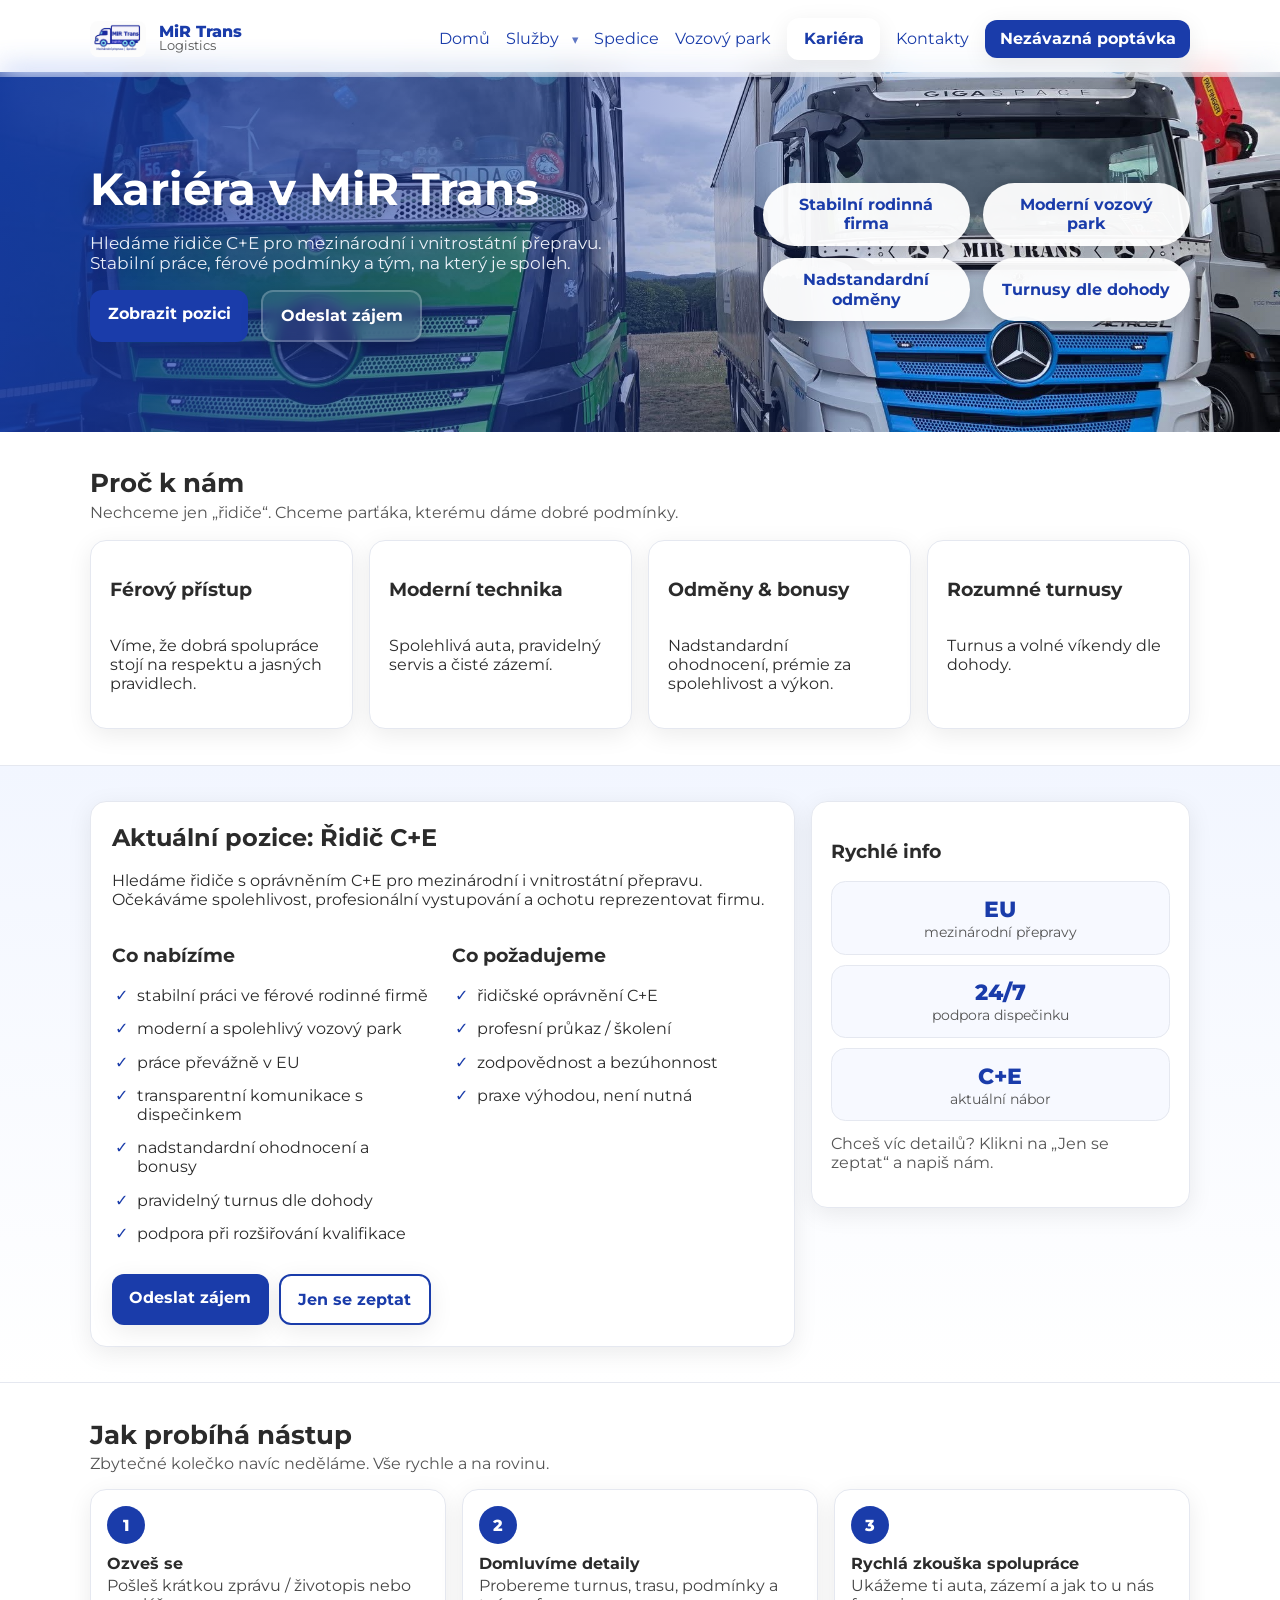
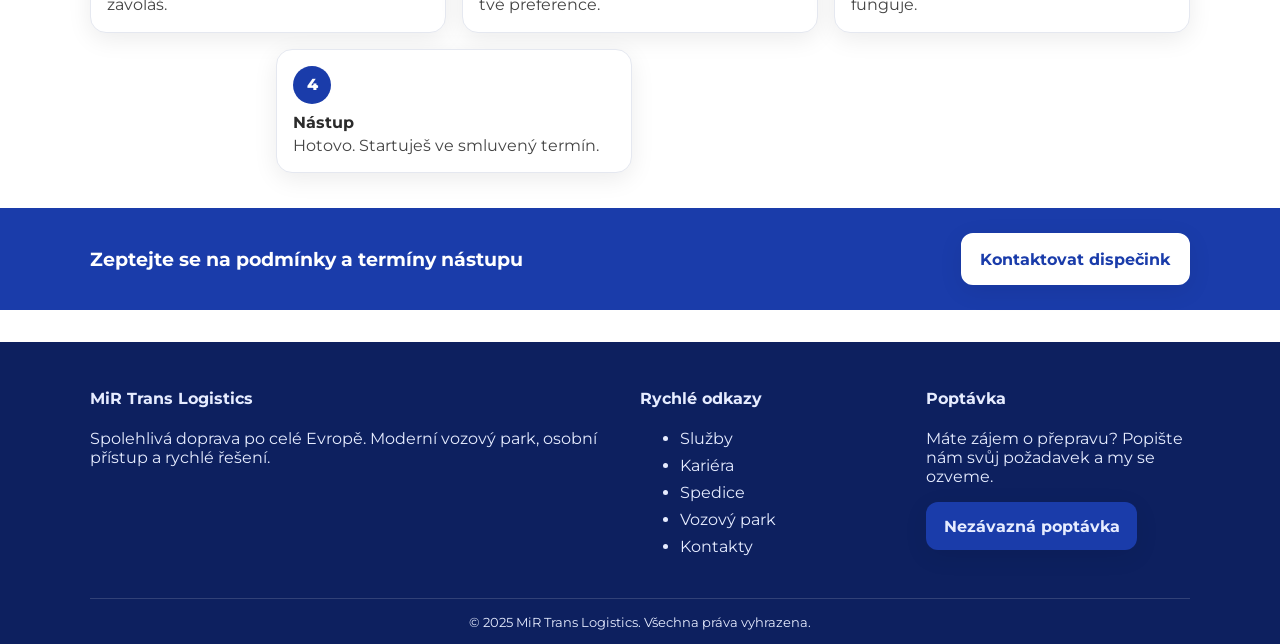
<file: kariera.html>
<!DOCTYPE html>
<html lang="cs">
<head>
  <meta charset="UTF-8" />
  <meta name="viewport" content="width=device-width, initial-scale=1" />
  <title>Kariéra | MiR Trans Logistics</title>
  <meta name="description" content="Přidejte se k MiR Trans – stabilní práce v dopravě a logistice. Hledáme řidiče C+E. Moderní vozový park, férové jednání, motivující odměny." />
  <link rel="canonical" href="https://mir-trans.cz/kariera.html" />
  <link rel="icon" type="image/png" sizes="32x32" href="assets/img/favicon-32.png" />
  <link rel="apple-touch-icon" href="assets/img/apple-touch-icon.png" />
  <meta property="og:type" content="website" />
  <meta property="og:title" content="Kariéra | MiR Trans Logistics" />
  <meta property="og:description" content="Hledáme řidiče C+E. Moderní vozový park, férové podmínky, stabilní práce." />
  <meta property="og:url" content="https://mir-trans.cz/kariera.html" />
  <meta property="og:image" content="https://mir-trans.cz/assets/img/logo.jpg" />
  <link rel="preconnect" href="https://fonts.googleapis.com">
  <link rel="preconnect" href="https://fonts.gstatic.com" crossorigin>
  <link href="https://fonts.googleapis.com/css2?family=Montserrat:wght@400;600;700&display=swap" rel="stylesheet">
  <link rel="stylesheet" href="assets/css/styles.css">

  <!-- JobPosting schema (placeholder hodnoty upravíte) -->
  <script type="application/ld+json">
  {
    "@context":"https://schema.org",
    "@type":"JobPosting",
    "title":"Řidič C+E",
    "description":"Přijmeme řidiče C+E pro mezinárodní i vnitrostátní přepravu. Moderní vozový park, férové podmínky, stabilní práce.",
    "employmentType":"FULL_TIME",
    "hiringOrganization":{
      "@type":"Organization",
      "name":"MiR Trans",
      "sameAs":"https://mir-trans.cz/"
    },
    "jobLocation":{
      "@type":"Place",
      "address":{
        "@type":"PostalAddress",
        "addressCountry":"CZ"
      }
    },
    "applicantLocationRequirements": { "@type": "Country", "name": "CZ" }
  }
  </script>
  <!-- Google tag (gtag.js) -->
  <script async src="https://www.googletagmanager.com/gtag/js?id=G-376C7PRE7V"></script>
  <script>
    window.dataLayer = window.dataLayer || [];
    function gtag(){dataLayer.push(arguments);}
    gtag("js", new Date());
    gtag("config", "G-376C7PRE7V");
  </script>
</head>
<body>

<header class="site-header">
  <div class="container header-inner">
    <a href="index.html" class="brand">
      <img src="assets/img/logo.jpg" alt="MiR Trans logo" />
      <div class="brand-text">
        <span class="brand-name">MiR Trans</span>
        <span class="brand-tagline">Logistics</span>
      </div>
    </a>
    <nav class="nav">
      <input type="checkbox" id="nav-toggle">
      <label for="nav-toggle" class="burger" aria-label="Otevřít menu">&#9776;</label>
      <ul class="nav-list">
        <li><a href="index.html">Domů</a></li>
        <li class="has-sub">
           <a href="sluzby.html">Služby</a>
          <ul class="sub">
            <li><a href="sluzby-mezinarodni.html">Mezinárodní přeprava</a></li>
            <li><a href="sluzby-vnitrostatni.html">Vnitrostátní přeprava (ČR)</a></li>
            <li><a href="sluzby-celovozova.html">Celovozová (FTL)</a></li>
            <li><a href="sluzby-zberna.html">Sběrná služba</a></li>
            <li><a href="sluzby-expresni.html">Expresní přeprava</a></li>
            <li><a href="sluzby-skladovani.html">Skladování & logistika</a></li>
            <li><a href="spedice.html">Spedice</a></li>
          </ul>
        </li>
        <li><a href="spedice.html">Spedice</a></li>
        <li><a href="vozovy-park.html">Vozový park</a></li>
        <li><a href="kariera.html" class="btn btn-light">Kariéra</a></li>
        <li><a href="kontakty.html">Kontakty</a></li>
        <li><a href="kontakt.html" class="btn">Nezávazná poptávka</a></li>
      </ul>
    </nav>
  </div>
</header>

<!-- HERO: kariéra -->
<section class="career-hero">
  <div class="container career-hero-inner">
    <div class="career-hero-text">
      <h1>Kariéra v MiR Trans</h1>
      <p>
        Hledáme řidiče C+E pro mezinárodní i vnitrostátní přepravu.
        Stabilní práce, férové podmínky a tým, na který je spoleh.
      </p>
      <div class="hero-cta">
        <a class="btn" href="#pozice">Zobrazit pozici</a>
        <a class="btn btn-outline" href="kontakt.html">Odeslat zájem</a>
      </div>
    </div>

    <div class="career-hero-badges">
      <div class="career-badge">Stabilní rodinná firma</div>
      <div class="career-badge">Moderní vozový park</div>
      <div class="career-badge">Nadstandardní odměny</div>
      <div class="career-badge">Turnusy dle dohody</div>
    </div>
  </div>
</section>

<!-- BENEFITY / proč k nám -->
<section class="container career-section">
  <header class="section-head">
    <h2>Proč k nám</h2>
    <p class="sub">Nechceme jen „řidiče“. Chceme parťáka, kterému dáme dobré podmínky.</p>
  </header>

  <div class="career-feature-grid">
    <article class="career-feature-card">
      <div class="feature-top">
        <h3>Férový přístup</h3>
      </div>
      <p>Víme, že dobrá spolupráce stojí na respektu a jasných pravidlech.</p>
    </article>

    <article class="career-feature-card">
      <div class="feature-top">
        <h3>Moderní technika</h3>
      </div>
      <p>Spolehlivá auta, pravidelný servis a čisté zázemí.</p>
    </article>

    <article class="career-feature-card">
      <div class="feature-top">
        <h3>Odměny & bonusy</h3>
      </div>
      <p>Nadstandardní ohodnocení, prémie za spolehlivost a výkon.</p>
    </article>

    <article class="career-feature-card">
      <div class="feature-top">
        <h3>Rozumné turnusy</h3>
      </div>
      <p>Turnus a volné víkendy dle dohody.</p>
    </article>
  </div>
</section>

<!-- POZICE -->
<section id="pozice" class="career-job-wrap">
  <div class="container career-section">
    <div class="career-job-grid">
      <article class="career-job-card">
        <h2>Aktuální pozice: Řidič C+E</h2>
        <p>
          Hledáme řidiče s oprávněním C+E pro mezinárodní i vnitrostátní přepravu.
          Očekáváme spolehlivost, profesionální vystupování a ochotu reprezentovat firmu.
        </p>

        <div class="job-split">
          <div>
            <h3>Co nabízíme</h3>
            <ul class="checklist tight">
              <li>stabilní práci ve férové rodinné firmě</li>
              <li>moderní a spolehlivý vozový park</li>
              <li>práce převážně v EU</li>
              <li>transparentní komunikace s dispečinkem</li>
              <li>nadstandardní ohodnocení a bonusy</li>
              <li>pravidelný turnus dle dohody</li>
              <li>podpora při rozšiřování kvalifikace</li>
            </ul>
          </div>

          <div>
            <h3>Co požadujeme</h3>
            <ul class="checklist tight">
              <li>řidičské oprávnění C+E</li>
              <li>profesní průkaz / školení</li>
              <li>zodpovědnost a bezúhonnost</li>
              <li>praxe výhodou, není nutná</li>
            </ul>
          </div>
        </div>

        <div class="job-cta">
          <a href="kontakt.html" class="btn">Odeslat zájem</a>
          <a href="kontakt.html" class="btn btn-outline">Jen se zeptat</a>
        </div>
      </article>

      <aside class="career-side-card">
        <h3>Rychlé info</h3>

        <div class="side-stat">
          <div class="stat-big">EU</div>
          <div class="stat-sub">mezinárodní přepravy</div>
        </div>

        <div class="side-stat">
          <div class="stat-big">24/7</div>
          <div class="stat-sub">podpora dispečinku</div>
        </div>

        <div class="side-stat">
          <div class="stat-big">C+E</div>
          <div class="stat-sub">aktuální nábor</div>
        </div>

        <p class="note" style="margin-top:.8rem">
          Chceš víc detailů? Klikni na „Jen se zeptat“ a napiš nám.
        </p>
      </aside>
    </div>
  </div>
</section>

<!-- NÁSTUP / kroky -->
<section class="career-steps-wrap">
  <div class="container career-section">
    <header class="section-head">
      <h2>Jak probíhá nástup</h2>
      <p class="sub">Zbytečné kolečko navíc neděláme. Vše rychle a na rovinu.</p>
    </header>

    <div class="steps">
      <div class="step">
        <div class="step-no">1</div>
        <h4>Ozveš se</h4>
        <p>Pošleš krátkou zprávu / životopis nebo zavoláš.</p>
      </div>
      <div class="step">
        <div class="step-no">2</div>
        <h4>Domluvíme detaily</h4>
        <p>Probereme turnus, trasu, podmínky a tvé preference.</p>
      </div>
      <div class="step">
        <div class="step-no">3</div>
        <h4>Rychlá zkouška spolupráce</h4>
        <p>Ukážeme ti auta, zázemí a jak to u nás funguje.</p>
      </div>
      <div class="step">
        <div class="step-no">4</div>
        <h4>Nástup</h4>
        <p>Hotovo. Startuješ ve smluvený termín.</p>
      </div>
    </div>
  </div>
</section>

<!-- CTA strip -->
<section class="cta-strip">
  <div class="container cta-inner">
    <h3>Zeptejte se na podmínky a termíny nástupu</h3>
    <a class="btn btn-light" href="kontakt.html">Kontaktovat dispečink</a>
  </div>
</section>

<footer class="site-footer">
  <div class="container footer-grid">
    <div>
      <h4>MiR Trans Logistics</h4>
      <p>Spolehlivá doprava po celé Evropě. Moderní vozový park, osobní přístup a rychlé řešení.</p>
    </div>
    <div>
      <h4>Rychlé odkazy</h4>
      <ul>
        <li><a href="sluzby.html">Služby</a></li>
        <li><a href="kariera.html">Kariéra</a></li>
        <li><a href="spedice.html">Spedice</a></li>
        <li><a href="vozovy-park.html">Vozový park</a></li>
        <li><a href="kontakty.html">Kontakty</a></li>
      </ul>
    </div>
    <div>
      <h4>Poptávka</h4>
      <p>Máte zájem o přepravu? Popište nám svůj požadavek a my se ozveme.</p>
      <a class="btn" href="kontakt.html">Nezávazná poptávka</a>
    </div>
  </div>
  <div class="container footer-bottom">
    <small>&copy; 2025 MiR Trans Logistics. Všechna práva vyhrazena.</small>
  </div>
</footer>

</body>
</html>
</file>
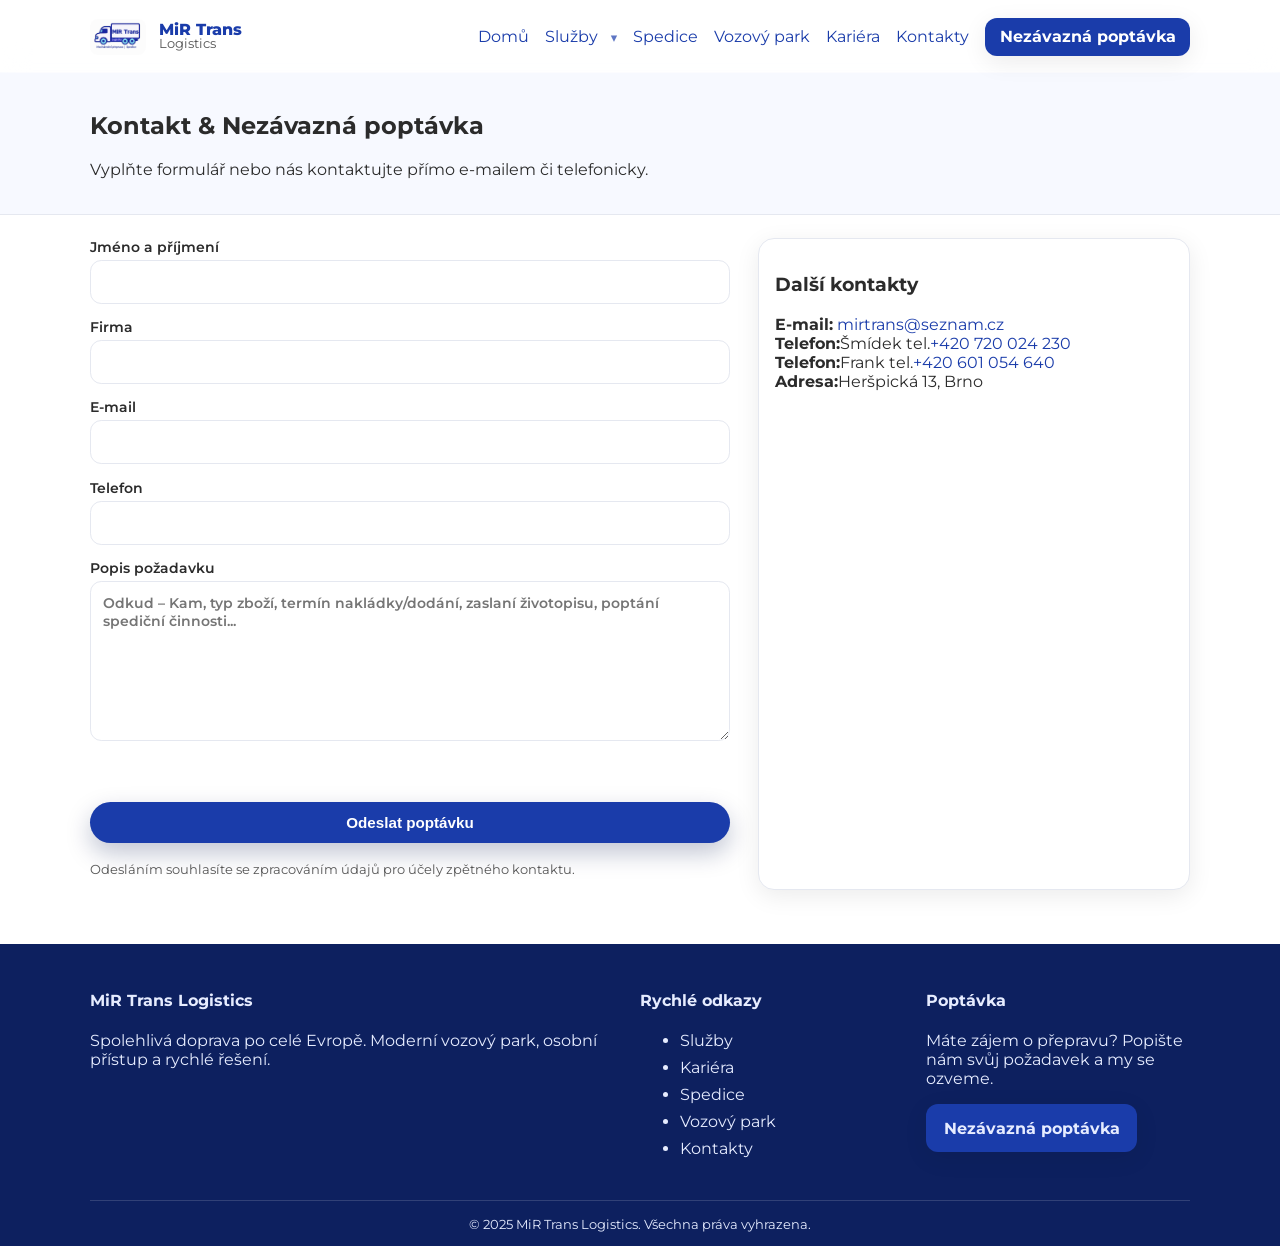
<file: kontakt.html>
<!DOCTYPE html>
<html lang="cs">
<head>
  <meta charset="UTF-8">
  <meta name="viewport" content="width=device-width, initial-scale=1">
  <title>Kontakt | MiR Trans Logistics</title>
  <meta name="description" content="Kontaktní údaje a formulář MiR Trans Logistics.">
  <link rel="icon" type="image/png" sizes="32x32" href="assets/img/favicon-32.png">
  <link rel="preconnect" href="https://fonts.googleapis.com">
  <link rel="preconnect" href="https://fonts.gstatic.com" crossorigin>
  <link href="https://fonts.googleapis.com/css2?family=Montserrat:wght@400;600;700&display=swap" rel="stylesheet">
  <link rel="stylesheet" href="assets/css/styles.css">
  <script src="https://challenges.cloudflare.com/turnstile/v0/api.js" async defer></script>
  <link rel="preconnect" href="https://challenges.cloudflare.com">
  <!-- Google tag (gtag.js) -->
  <script async src="https://www.googletagmanager.com/gtag/js?id=G-376C7PRE7V"></script>
  <script>
    window.dataLayer = window.dataLayer || [];
    function gtag(){dataLayer.push(arguments);}
    gtag("js", new Date());
    gtag("config", "G-376C7PRE7V");
  </script>
</head>
<body>
  <header class="site-header">
    <div class="container header-inner">
      <a href="index.html" class="brand">
        <img src="assets/img/logo.jpg" alt="MiR Trans logo" />
        <div class="brand-text">
          <span class="brand-name">MiR Trans</span>
          <span class="brand-tagline">Logistics</span>
        </div>
      </a>

      <nav class="nav">
        <input type="checkbox" id="nav-toggle">
        <label for="nav-toggle" class="burger" aria-label="Otevřít menu">&#9776;</label>

        <ul class="nav-list">
          <li><a href="index.html">Domů</a></li>
          <li class="has-sub">
          <a href="sluzby.html">Služby</a>
          <ul class="sub">
            <li><a href="sluzby-mezinarodni.html">Mezinárodní přeprava</a></li>
            <li><a href="sluzby-vnitrostatni.html">Vnitrostátní přeprava (ČR)</a></li>
            <li><a href="sluzby-celovozova.html">Celovozová (FTL)</a></li>
            <li><a href="sluzby-zberna.html">Sběrná služba</a></li>
            <li><a href="sluzby-expresni.html">Expresní přeprava</a></li>
            <li><a href="sluzby-skladovani.html">Skladování & logistika</a></li>
            <li><a href="spedice.html">Spedice</a></li>
          </ul>
        </li>
          <li><a href="spedice.html">Spedice</a></li>
          <li><a href="vozovy-park.html">Vozový park</a></li>
          <li><a href="kariera.html">Kariéra</a></li>
          <li><a href="kontakty.html">Kontakty</a></li>
          <li><a href="kontakt.html" class="btn">Nezávazná poptávka</a></li>
        </ul>
      </nav>
    </div>
  </header>
<main>

<section class="page-hero">
  <div class="container"><h1>Kontakt & Nezávazná poptávka</h1><p>Vyplňte formulář nebo nás kontaktujte přímo e‑mailem či telefonicky.</p></div>
  <p class="flash ok" id="flash-ok" style="display:none">&#x2705; Odesláno. Ozveme se vám co nejdříve.</p>
  <p class="flash err" id="flash-err" style="display:none">&#x26A0;&#xFE0F; Odeslání se nezdařilo. Zkuste to znovu.</p>
</section>

<section class="container two-col">
  <form class="contact-form" id="contact-form" novalidate>
    <!-- Web3Forms access key – replace with your key from web3forms.com -->
    <input type="hidden" name="access_key" value="ce8c474a-9876-4cb6-a702-1098cff090e2">
    <!-- Optional: customise the subject line that arrives in your inbox -->
    <input type="hidden" name="subject" value="Nezávazná poptávka z webu MiR Trans">
    <!-- Honeypot anti-spam field (must stay empty) -->
    <input type="checkbox" name="botcheck" style="display:none">

    <label>Jméno a příjmení
      <input type="text" name="name" required maxlength="120">
    </label>
    <label>Firma
      <input type="text" name="company" maxlength="120">
    </label>
    <label>E-mail
      <input type="email" name="email" required maxlength="200">
    </label>
    <label>Telefon
      <input type="tel" name="phone" maxlength="30">
    </label>
    <label>Popis požadavku
      <textarea name="message" rows="6" required maxlength="4000"
        placeholder="Odkud – Kam, typ zboží, termín nakládky/dodání, zaslaní životopisu, poptání spediční činnosti..."></textarea>
    </label>
    <div class="cf-turnstile" data-sitekey="0x4AAAAAACKKwxeZvVAjmgzM"></div>
    <button class="btn" type="submit" id="submit-btn">Odeslat poptávku</button>
    <p class="note">Odesláním souhlasíte se zpracováním údajů pro účely zpětného kontaktu.</p>
  </form>
  <aside class="info-box">
    <h3>Další kontakty</h3>
    <p><strong>E‑mail:</strong> <a href="mailto:mirtrans@seznam.cz">mirtrans@seznam.cz</a><br>
       <strong>Telefon:</strong>Šmídek tel.<a href="tel:+420 720 024 230">+420 720 024 230</a><br>
       <strong>Telefon:</strong>Frank tel.<a href="tel:+420 601 054 640">+420 601 054 640</a><br>
       <strong>Adresa:</strong>Heršpická 13, Brno</p>
    <div class="map">
      <iframe title="Mapa" width="100%" height="240" style="border:0"
        loading="lazy" allowfullscreen
        referrerpolicy="no-referrer-when-downgrade"
      src="https://www.google.com/maps/embed?pb=!1m18!1m12!1m3!1d4418.928233029391!2d16.599109120821485!3d49.16928520891851!2m3!1f0!2f0!3f0!3m2!1i1024!2i768!4f13.1!3m3!1m2!1s0x47129508859c9b8b%3A0x9922564689bc9ac9!2sMiR%20Trans!5e1!3m2!1ssk!2sus!4v1760114256846!5m2!1ssk!2sus">
      </iframe>
    </div>
  </aside>
</section>

</main>
<footer class="site-footer">
  <div class="container footer-grid">
    <div>
      <h4>MiR Trans Logistics</h4>
      <p>Spolehlivá doprava po celé Evropě. Moderní vozový park, osobní přístup a rychlé řešení.</p>
    </div>
    <div>
      <h4>Rychlé odkazy</h4>
      <ul>
        <li><a href="sluzby.html">Služby</a></li>
        <li><a href="kariera.html">Kariéra</a></li>
        <li><a href="spedice.html">Spedice</a></li>
        <li><a href="vozovy-park.html">Vozový park</a></li>
        <li><a href="kontakty.html">Kontakty</a></li>
      </ul>
    </div>
    <div>
      <h4>Poptávka</h4>
      <p>Máte zájem o přepravu? Popište nám svůj požadavek a my se ozveme.</p>
      <a class="btn" href="kontakt.html">Nezávazná poptávka</a>
    </div>
  </div>
  <div class="container footer-bottom">
    <small>&copy; 2025 MiR Trans Logistics. Všechna práva vyhrazena.</small>
  </div>
</footer>
<script src="assets/js/main.js"></script>
<script>
  document.getElementById('contact-form').addEventListener('submit', async function (e) {
    e.preventDefault();

    const form = e.target;
    const btn = document.getElementById('submit-btn');
    const flashOk = document.getElementById('flash-ok');
    const flashErr = document.getElementById('flash-err');

    // Basic client-side validation
    if (!form.checkValidity()) {
      form.reportValidity();
      return;
    }

    btn.disabled = true;
    btn.textContent = 'Odesílám…';
    flashOk.style.display = 'none';
    flashErr.style.display = 'none';

    try {
      const data = Object.fromEntries(new FormData(form));
      const res = await fetch('https://api.web3forms.com/submit', {
        method: 'POST',
        headers: { 'Content-Type': 'application/json', 'Accept': 'application/json' },
        body: JSON.stringify(data)
      });
      const json = await res.json();

      if (res.ok && json.success) {
        flashOk.style.display = '';
        form.reset();
        // Reset Turnstile widget after successful submit
        if (window.turnstile) turnstile.reset();
        flashOk.scrollIntoView({ behavior: 'smooth', block: 'center' });
      } else {
        throw new Error(json.message || 'Submission failed');
      }
    } catch (err) {
      flashErr.style.display = '';
      flashErr.scrollIntoView({ behavior: 'smooth', block: 'center' });
    } finally {
      btn.disabled = false;
      btn.textContent = 'Odeslat poptávku';
    }
  });
</script>
</body>
</html>
</file>
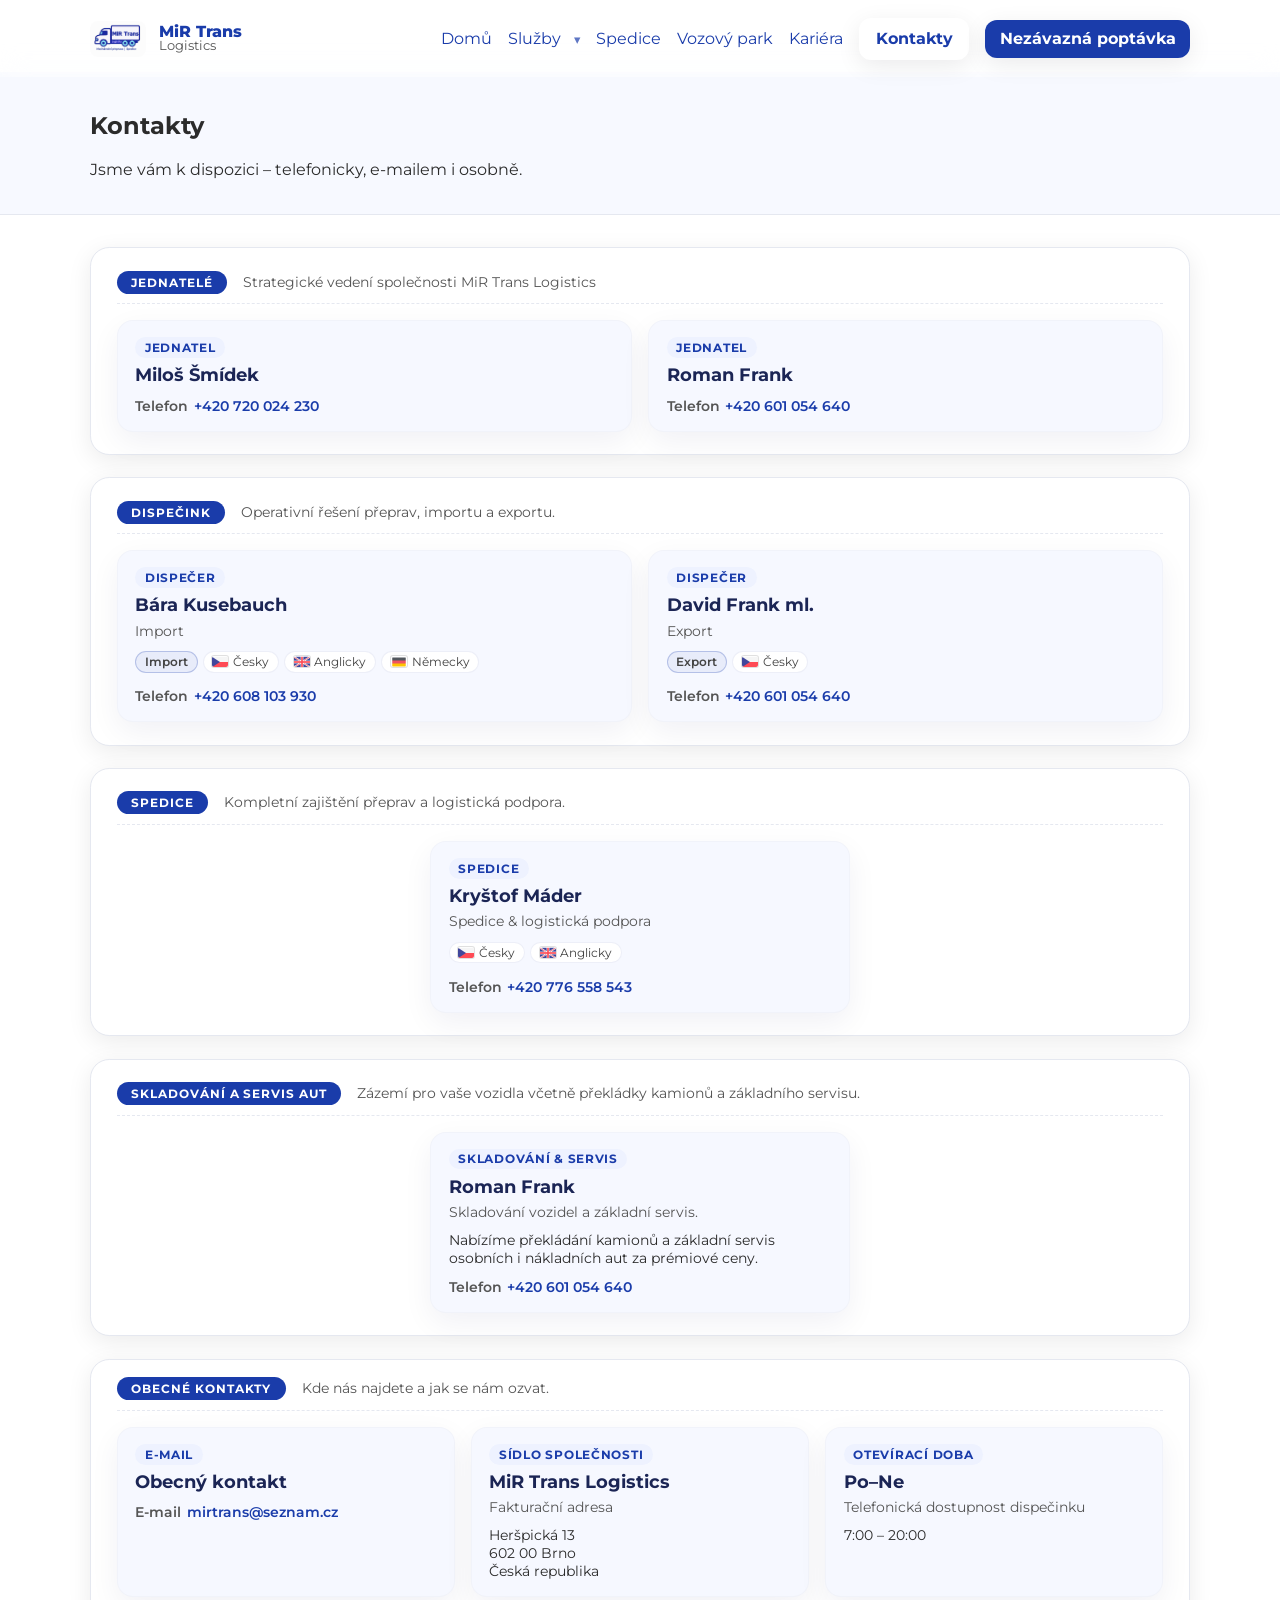
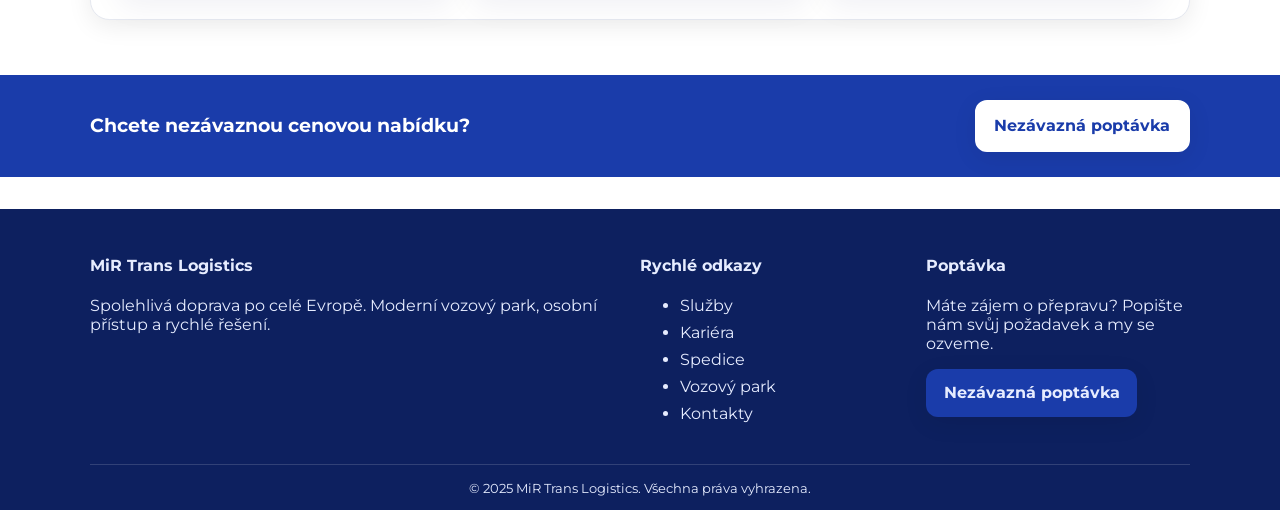
<file: kontakty.html>
<!DOCTYPE html>
<html lang="cs">
<head>
  <meta charset="UTF-8" />
  <meta name="viewport" content="width=device-width, initial-scale=1" />
  <title>Kontakty | MiR Trans Logistics</title>
  <meta name="description" content="Kontakty na MiR Trans – mezinárodní doprava a logistika. Telefon, e-mail, sídlo a provozovna.">
  <link rel="icon" type="image/png" sizes="32x32" href="assets/img/favicon-32.png" />
  <!-- Fonts + CSS -->
  <link rel="preconnect" href="https://fonts.googleapis.com">
  <link rel="preconnect" href="https://fonts.gstatic.com" crossorigin>
  <link href="https://fonts.googleapis.com/css2?family=Montserrat:wght@400;600;700&display=swap" rel="stylesheet">
  <link rel="stylesheet" href="assets/css/styles.css">
  <!-- Google tag (gtag.js) -->
  <script async src="https://www.googletagmanager.com/gtag/js?id=G-376C7PRE7V"></script>
  <script>
    window.dataLayer = window.dataLayer || [];
    function gtag(){dataLayer.push(arguments);}
    gtag("js", new Date());
    gtag("config", "G-376C7PRE7V");
  </script>
</head>

<body>

  <!-- HEADER (ručně, pokud nepoužíváš PHP include) -->
  <header class="site-header">
    <div class="container header-inner">
      <a href="index.html" class="brand">
        <img src="assets/img/logo.jpg" alt="MiR Trans logo" />
        <div class="brand-text">
          <span class="brand-name">MiR Trans</span>
          <span class="brand-tagline">Logistics</span>
        </div>
      </a>

      <nav class="nav">
        <input type="checkbox" id="nav-toggle">
        <label for="nav-toggle" class="burger" aria-label="Otevřít menu">&#9776;</label>

        <ul class="nav-list">
          <li><a href="index.html">Domů</a></li>
          <li class="has-sub">
          <a href="sluzby.html">Služby</a>
          <ul class="sub">
            <li><a href="sluzby-mezinarodni.html">Mezinárodní přeprava</a></li>
            <li><a href="sluzby-vnitrostatni.html">Vnitrostátní přeprava (ČR)</a></li>
            <li><a href="sluzby-celovozova.html">Celovozová (FTL)</a></li>
            <li><a href="sluzby-zberna.html">Sběrná služba</a></li>
            <li><a href="sluzby-expresni.html">Expresní přeprava</a></li>
            <li><a href="sluzby-skladovani.html">Skladování & logistika</a></li>
            <li><a href="spedice.html">Spedice</a></li>
          </ul>
        </li>
          <li><a href="spedice.html">Spedice</a></li>
          <li><a href="vozovy-park.html">Vozový park</a></li>
          <li><a href="kariera.html">Kariéra</a></li>
          <li><a href="kontakty.html" class="btn btn-light">Kontakty</a></li>
          <li><a href="kontakt.html" class="btn">Nezávazná poptávka</a></li>
        </ul>
      </nav>
    </div>
  </header>
<main>


  <!-- HERO -->
  <section class="page-hero">
    <div class="container">
      <h1>Kontakty</h1>
      <p>Jsme vám k dispozici – telefonicky, e-mailem i osobně.</p>
    </div>
  </section>

  <!-- CONTENT -->
   <!-- CONTENT -->
  <section class="container contacts-layout">

    <!-- Skupina: Jednatelé -->
    <div class="contact-group">
      <div class="contact-group-header">
        <span class="contact-group-pill">Jednatelé</span>
        <p class="contact-group-note">Strategické vedení společnosti MiR Trans Logistics</p>
      </div>

      <div class="contact-row">
        <!-- Jednatel – p. Šmídek -->
        <article class="contact-card">
          <div class="contact-tag">Jednatel</div>
          <h3 class="contact-name">Miloš Šmídek</h3>
          <dl class="contact-meta">
            <div class="contact-meta-row">
              <dt>Telefon</dt>
              <dd><a href="tel:+420720024230">+420 720 024 230</a></dd>
            </div>
          </dl>
        </article>

        <!-- Jednatel – p. Frank -->
        <article class="contact-card">
          <div class="contact-tag">Jednatel</div>
          <h3 class="contact-name">Roman Frank</h3>
          <dl class="contact-meta">
            <div class="contact-meta-row">
              <dt>Telefon</dt>
              <dd><a href="tel:+420601054640">+420 601 054 640</a></dd>
            </div>
          </dl>
        </article>
      </div>
    </div>

    <!-- Skupina: Dispečeři a spedice -->
    <div class="contact-group">
      <div class="contact-group-header">
        <span class="contact-group-pill">Dispečink</span>
        <p class="contact-group-note">Operativní řešení přeprav, importu a exportu.</p>
      </div>

      <div class="contact-row">
        <!-- Dispečer – Kusebauch (import) -->
        <article class="contact-card">
          <div class="contact-tag">Dispečer</div>
          <h3 class="contact-name">Bára Kusebauch</h3>
          <p class="contact-role">Import</p>
          <div class="chip-row">
            <span class="chip chip--accent">Import</span>

            <span class="chip">
              <img src="assets/img/flags/cz.png" alt="Vlajka ČR" class="flag-icon">
              Česky
            </span>

            <span class="chip">
              <img src="assets/img/flags/bg.png" alt="Vlajka Velké Británie" class="flag-icon">
              Anglicky
            </span>

            <span class="chip">
              <img src="assets/img/flags/de.png" alt="Vlajka Německa" class="flag-icon">
              Německy
            </span>
          </div>
          <dl class="contact-meta">
            <div class="contact-meta-row">
              <dt>Telefon</dt>
              <dd><a href="tel:+420608103930">+420 608 103 930</a></dd>
            </div>
          </dl>
        </article>

        <!-- Dispečer – Frank ml. (export) -->
        <article class="contact-card">
          <div class="contact-tag">Dispečer</div>
          <h3 class="contact-name">David Frank ml.</h3>
          <p class="contact-role">Export</p>
          <div class="chip-row">
            <span class="chip chip--accent">Export</span>
            <span class="chip">
              <img src="assets/img/flags/cz.png" alt="Vlajka ČR" class="flag-icon">
              Česky
            </span>
          </div>
          <dl class="contact-meta">
            <div class="contact-meta-row">
              <dt>Telefon</dt>
              <dd><a href="tel: +420601054640"> +420 601 054 640</a></dd>
            </div>
          </dl>
        </article>
      </div>
    </div>
<!-- Skupina: Spedice Máder -->
<div class="contact-group contact-group--single">
  <div class="contact-group-header">
    <span class="contact-group-pill">Spedice</span>
    <p class="contact-group-note">Kompletní zajištění přeprav a logistická podpora.</p>
  </div>

  <div class="contact-row contact-row--center">
    <!-- Spedice – Máder -->
    <article class="contact-card">
      <div class="contact-tag">Spedice</div>
      <h3 class="contact-name">Kryštof Máder</h3>
      <p class="contact-role">Spedice &amp; logistická podpora</p>
      <div class="chip-row">
        <span class="chip">
          <img src="assets/img/flags/cz.png" alt="Vlajka ČR" class="flag-icon">
          Česky
        </span>

        <span class="chip">
          <img src="assets/img/flags/bg.png" alt="Vlajka Velké Británie" class="flag-icon">
          Anglicky
        </span>
      </div>
      <dl class="contact-meta">
        <div class="contact-meta-row">
          <dt>Telefon</dt>
          <dd><a href="tel:+420776558543">+420 776 558 543</a></dd>
        </div>
      </dl>
    </article>
  </div>
</div>
  <!-- Skupina: Skladování a servis aut -->
  <div class="contact-group">
    <div class="contact-group-header">
      <span class="contact-group-pill">Skladování a servis aut</span>
      <p class="contact-group-note">
        Zázemí pro vaše vozidla včetně překládky kamionů a základního servisu.
      </p>
    </div>

    <div class="contact-row contact-row--center">
      <!-- Skladování a servis aut – Roman Frank -->
      <article class="contact-card">
        <div class="contact-tag">Skladování &amp; servis</div>
        <h3 class="contact-name">Roman Frank</h3>
        <p class="contact-role">Skladování vozidel a základní servis.</p>

        <p class="contact-address">
          Nabízíme překládání kamionů a základní servis osobních i nákladních aut
          za prémiové ceny.
        </p>

        <dl class="contact-meta">
          <div class="contact-meta-row">
            <dt>Telefon</dt>
            <dd><a href="tel:+420601054640">+420 601 054 640</a></dd>
          </div>
        </dl>
      </article>
    </div>
  </div>


    <!-- Skupina: Obecné kontakty -->
    <div class="contact-group contact-group--simple">
      <div class="contact-group-header">
        <span class="contact-group-pill">Obecné kontakty</span>
        <p class="contact-group-note">Kde nás najdete a jak se nám ozvat.</p>
      </div>

      <div class="contact-row">
        <!-- E-mail -->
        <article class="contact-card">
          <div class="contact-tag">E-mail</div>
          <h3 class="contact-name">Obecný kontakt</h3>
          <dl class="contact-meta">
            <div class="contact-meta-row">
              <dt>E-mail</dt>
              <dd><a href="mailto:mirtrans@seznam.cz">mirtrans@seznam.cz</a></dd>
            </div>
          </dl>
        </article>

        <!-- Sídlo společnosti -->
        <article class="contact-card">
          <div class="contact-tag">Sídlo společnosti</div>
          <h3 class="contact-name">MiR Trans Logistics</h3>
          <p class="contact-role">Fakturační adresa</p>
          <p class="contact-address">
            Heršpická 13<br>
            602 00 Brno<br>
            Česká republika
          </p>
        </article>

        <!-- Otevírací doba -->
        <article class="contact-card">
          <div class="contact-tag">Otevírací doba</div>
          <h3 class="contact-name">Po–Ne</h3>
          <p class="contact-role">Telefonická dostupnost dispečinku</p>
          <p class="contact-address">
            7:00 – 20:00
          </p>
        </article>
      </div>
    </div>

  </section>


  <!-- CTA STRIP (volitelně) -->
  <section class="cta-strip">
    <div class="container cta-inner">
      <h3>Chcete nezávaznou cenovou nabídku?</h3>
      <a href="kontakt.html" class="btn btn-light">Nezávazná poptávka</a>
    </div>
  </section>

  <!-- FOOTER -->
<footer class="site-footer">
  <div class="container footer-grid">
    <div>
      <h4>MiR Trans Logistics</h4>
      <p>Spolehlivá doprava po celé Evropě. Moderní vozový park, osobní přístup a rychlé řešení.</p>
    </div>
    <div>
      <h4>Rychlé odkazy</h4>
      <ul>
        <li><a href="sluzby.html">Služby</a></li>
        <li><a href="kariera.html">Kariéra</a></li>
        <li><a href="spedice.html">Spedice</a></li>
        <li><a href="vozovy-park.html">Vozový park</a></li>
        <li><a href="kontakty.html">Kontakty</a></li>
      </ul>
    </div>
    <div>
      <h4>Poptávka</h4>
      <p>Máte zájem o přepravu? Popište nám svůj požadavek a my se ozveme.</p>
      <a class="btn" href="kontakt.html">Nezávazná poptávka</a>
    </div>
  </div>
  <div class="container footer-bottom">
    <small>&copy; 2025 MiR Trans Logistics. Všechna práva vyhrazena.</small>
  </div>
</footer>
<script src="assets/js/main.js"></script>
</body>
</html>
</file>
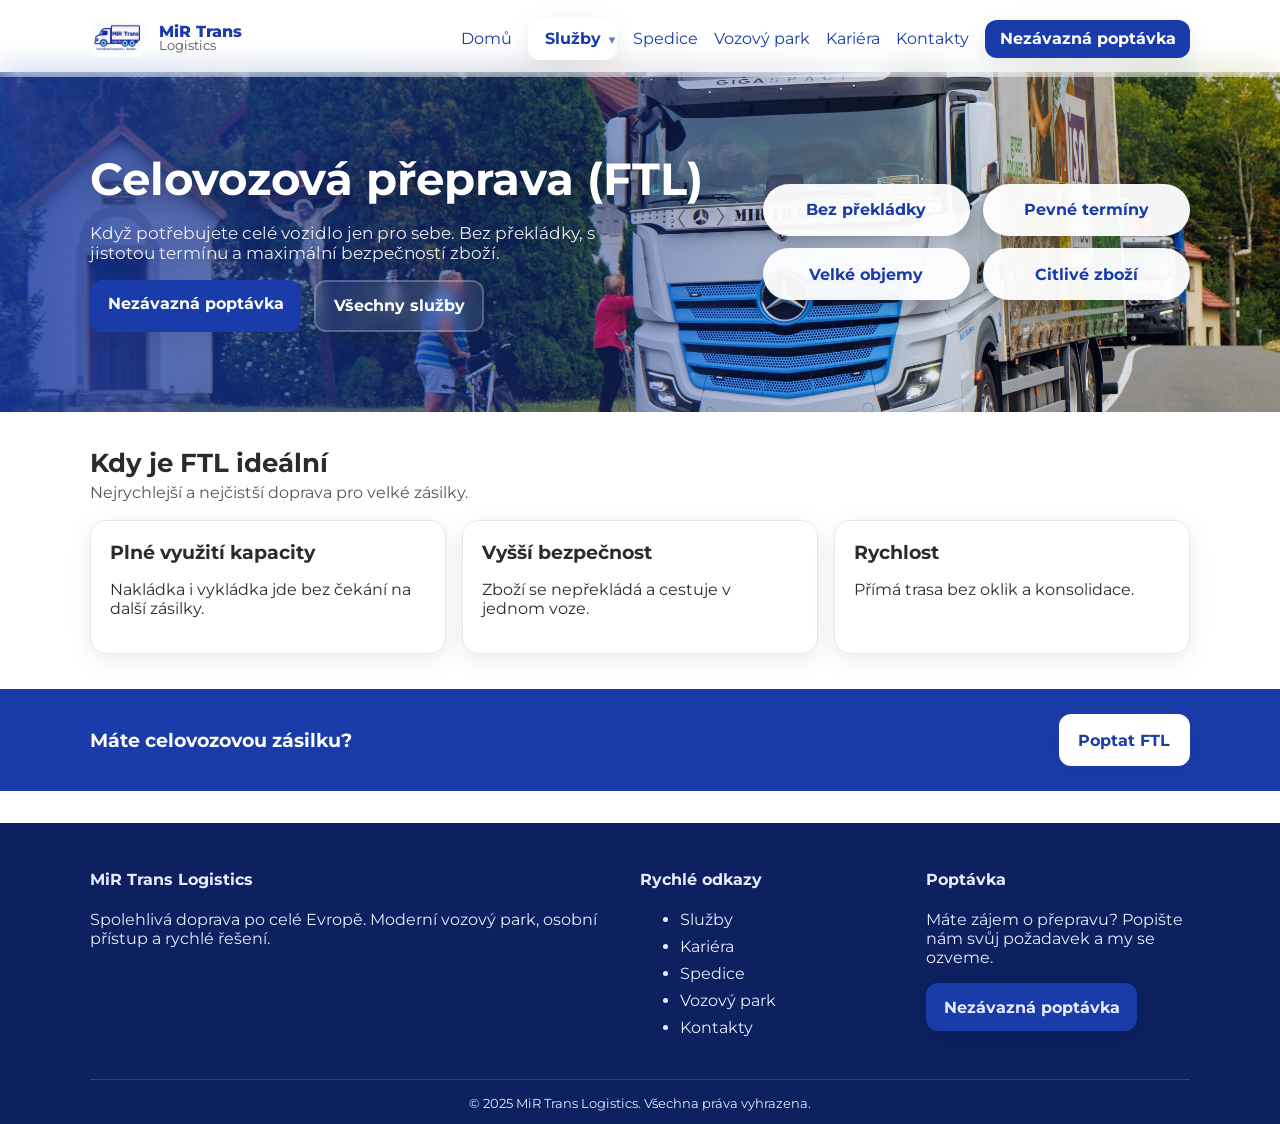
<file: sluzby-celovozova.html>
<!DOCTYPE html>
<html lang="cs">
<head>
  <meta charset="UTF-8" />
  <meta name="viewport" content="width=device-width, initial-scale=1" />
  <title>Celovozová přeprava (FTL) | MiR Trans Logistics</title>
  <meta name="description" content="Efektivní celovozová přeprava bez překládky. Ideální pro větší objemy, citlivé zboží a pevné termíny." />
    <!-- Fonts + CSS -->
  <link rel="preconnect" href="https://fonts.googleapis.com">
  <link rel="preconnect" href="https://fonts.gstatic.com" crossorigin>
  <link href="https://fonts.googleapis.com/css2?family=Montserrat:wght@400;600;700&display=swap" rel="stylesheet">
  <link rel="stylesheet" href="assets/css/styles.css">
  <!-- Google tag (gtag.js) -->
  <script async src="https://www.googletagmanager.com/gtag/js?id=G-376C7PRE7V"></script>
  <script>
    window.dataLayer = window.dataLayer || [];
    function gtag(){dataLayer.push(arguments);}
    gtag("js", new Date());
    gtag("config", "G-376C7PRE7V");
  </script>
</head>
<body>

  <header class="site-header">
    <div class="container header-inner">
      <a href="index.html" class="brand">
        <img src="assets/img/logo.jpg" alt="MiR Trans logo" />
        <div class="brand-text">
          <span class="brand-name">MiR Trans</span>
          <span class="brand-tagline">Logistics</span>
        </div>
      </a>

      <nav class="nav">
        <input type="checkbox" id="nav-toggle">
        <label for="nav-toggle" class="burger" aria-label="Otevřít menu">&#9776;</label>

        <ul class="nav-list">
          <li><a href="index.html">Domů</a></li>
          <li class="has-sub">
          <a href="sluzby.html" class="btn btn-light">Služby</a>
          <ul class="sub">
            <li><a href="sluzby-mezinarodni.html">Mezinárodní přeprava</a></li>
            <li><a href="sluzby-vnitrostatni.html">Vnitrostátní přeprava (ČR)</a></li>
            <li><a href="sluzby-celovozova.html">Celovozová (FTL)</a></li>
            <li><a href="sluzby-zberna.html">Sběrná služba</a></li>
            <li><a href="sluzby-expresni.html">Expresní přeprava</a></li>
            <li><a href="sluzby-skladovani.html">Skladování & logistika</a></li>
            <li><a href="spedice.html">Spedice</a></li>
          </ul>
        </li>
          <li><a href="spedice.html">Spedice</a></li>
          <li><a href="vozovy-park.html">Vozový park</a></li>
          <li><a href="kariera.html">Kariéra</a></li>
          <li><a href="kontakty.html">Kontakty</a></li>
          <li><a href="kontakt.html" class="btn">Nezávazná poptávka</a></li>
        </ul>
      </nav>
    </div>
  </header>

<section class="service-hero">
  <div class="container service-hero-inner">
    <div class="service-hero-text">
      <h1>Celovozová přeprava (FTL)</h1>
      <p>
        Když potřebujete celé vozidlo jen pro sebe. Bez překládky,
        s jistotou termínu a maximální bezpečností zboží.
      </p>
      <div class="hero-cta">
        <a class="btn" href="kontakt.html">Nezávazná poptávka</a>
        <a class="btn btn-outline" href="sluzby.html">Všechny služby</a>
      </div>
    </div>

    <div class="service-hero-badges">
      <div class="service-badge">Bez překládky</div>
      <div class="service-badge">Pevné termíny</div>
      <div class="service-badge">Velké objemy</div>
      <div class="service-badge">Citlivé zboží</div>
    </div>
  </div>
</section>

<section class="container sped-section">
  <header class="section-head">
    <h2>Kdy je FTL ideální</h2>
    <p class="sub">Nejrychlejší a nejčistší doprava pro velké zásilky.</p>
  </header>

  <div class="feature-grid">
    <article class="feature-card">
      <div class="feature-top"><h3>Plné využití kapacity</h3></div>
      <p>Nakládka i vykládka jde bez čekání na další zásilky.</p>
    </article>
    <article class="feature-card">
      <div class="feature-top"><h3>Vyšší bezpečnost</h3></div>
      <p>Zboží se nepřekládá a cestuje v jednom voze.</p>
    </article>
    <article class="feature-card">
      <div class="feature-top"><h3>Rychlost</h3></div>
      <p>Přímá trasa bez oklik a konsolidace.</p>
    </article>
  </div>
</section>

<section class="cta-strip">
  <div class="container cta-inner">
    <h3>Máte celovozovou zásilku?</h3>
    <a class="btn btn-light" href="kontakt.html">Poptat FTL</a>
  </div>
</section>

<footer class="site-footer">
  <div class="container footer-grid">
    <div>
      <h4>MiR Trans Logistics</h4>
      <p>Spolehlivá doprava po celé Evropě. Moderní vozový park, osobní přístup a rychlé řešení.</p>
    </div>
    <div>
      <h4>Rychlé odkazy</h4>
      <ul>
        <li><a href="sluzby.html">Služby</a></li>
        <li><a href="kariera.html">Kariéra</a></li>
        <li><a href="spedice.html">Spedice</a></li>
        <li><a href="vozovy-park.html">Vozový park</a></li>
        <li><a href="kontakty.html">Kontakty</a></li>
      </ul>
    </div>
    <div>
      <h4>Poptávka</h4>
      <p>Máte zájem o přepravu? Popište nám svůj požadavek a my se ozveme.</p>
      <a class="btn" href="kontakt.html">Nezávazná poptávka</a>
    </div>
  </div>
  <div class="container footer-bottom">
    <small>&copy; 2025 MiR Trans Logistics. Všechna práva vyhrazena.</small>
  </div>
</footer>

</body>
</html>
</file>
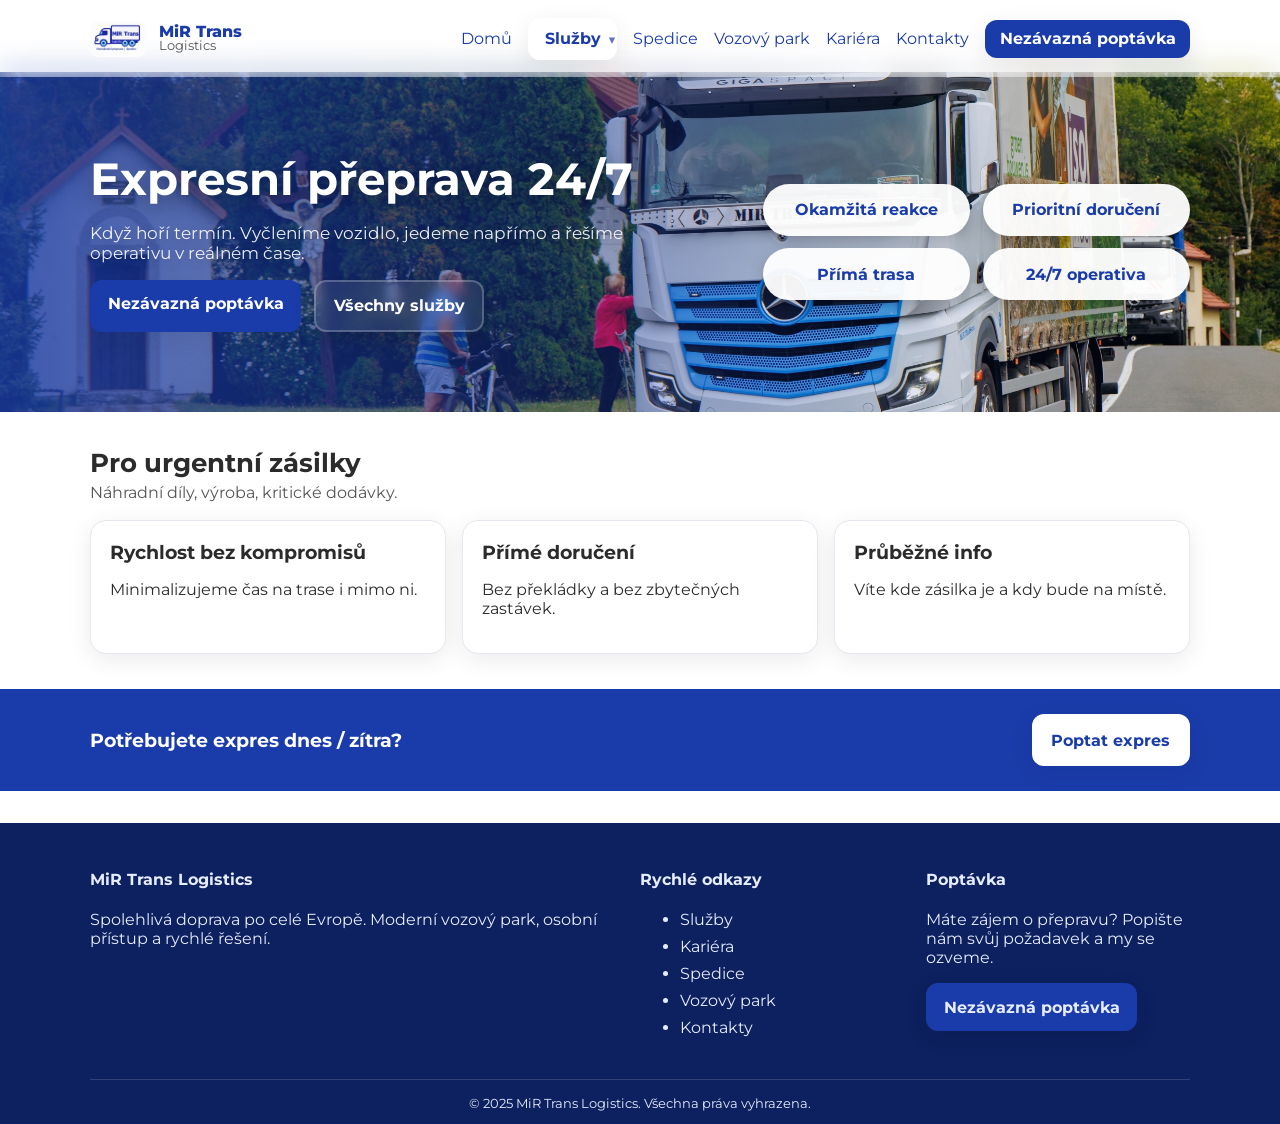
<file: sluzby-expresni.html>
<!DOCTYPE html>
<html lang="cs">
<head>
  <meta charset="UTF-8" />
  <meta name="viewport" content="width=device-width, initial-scale=1" />
  <title>Expresní přeprava | MiR Trans Logistics</title>
  <meta name="description" content="Expresní přeprava pro urgentní zásilky. Okamžitá reakce a nejrychlejší možné doručení 24/7." />
  <!-- Fonts + CSS -->
  <link rel="preconnect" href="https://fonts.googleapis.com">
  <link rel="preconnect" href="https://fonts.gstatic.com" crossorigin>
  <link href="https://fonts.googleapis.com/css2?family=Montserrat:wght@400;600;700&display=swap" rel="stylesheet">
  <link rel="stylesheet" href="assets/css/styles.css">
  <!-- Google tag (gtag.js) -->
  <script async src="https://www.googletagmanager.com/gtag/js?id=G-376C7PRE7V"></script>
  <script>
    window.dataLayer = window.dataLayer || [];
    function gtag(){dataLayer.push(arguments);}
    gtag("js", new Date());
    gtag("config", "G-376C7PRE7V");
  </script>
</head>
<body>

  <header class="site-header">
    <div class="container header-inner">
      <a href="index.html" class="brand">
        <img src="assets/img/logo.jpg" alt="MiR Trans logo" />
        <div class="brand-text">
          <span class="brand-name">MiR Trans</span>
          <span class="brand-tagline">Logistics</span>
        </div>
      </a>

      <nav class="nav">
        <input type="checkbox" id="nav-toggle">
        <label for="nav-toggle" class="burger" aria-label="Otevřít menu">&#9776;</label>

        <ul class="nav-list">
          <li><a href="index.html">Domů</a></li>
          <li class="has-sub">
          <a href="sluzby.html" class="btn btn-light">Služby</a>
          <ul class="sub">
            <li><a href="sluzby-mezinarodni.html">Mezinárodní přeprava</a></li>
            <li><a href="sluzby-vnitrostatni.html">Vnitrostátní přeprava (ČR)</a></li>
            <li><a href="sluzby-celovozova.html">Celovozová (FTL)</a></li>
            <li><a href="sluzby-zberna.html">Sběrná služba</a></li>
            <li><a href="sluzby-expresni.html">Expresní přeprava</a></li>
            <li><a href="sluzby-skladovani.html">Skladování & logistika</a></li>
            <li><a href="spedice.html">Spedice</a></li>
          </ul>
        </li>
          <li><a href="spedice.html">Spedice</a></li>
          <li><a href="vozovy-park.html">Vozový park</a></li>
          <li><a href="kariera.html">Kariéra</a></li>
          <li><a href="kontakty.html">Kontakty</a></li>
          <li><a href="kontakt.html" class="btn">Nezávazná poptávka</a></li>
        </ul>
      </nav>
    </div>
  </header>

<section class="service-hero">
  <div class="container service-hero-inner">
    <div class="service-hero-text">
      <h1>Expresní přeprava 24/7</h1>
      <p>
        Když hoří termín. Vyčleníme vozidlo, jedeme napřímo
        a řešíme operativu v reálném čase.
      </p>
      <div class="hero-cta">
        <a class="btn" href="kontakt.html">Nezávazná poptávka</a>
        <a class="btn btn-outline" href="sluzby.html">Všechny služby</a>
      </div>
    </div>

    <div class="service-hero-badges">
      <div class="service-badge">Okamžitá reakce</div>
      <div class="service-badge">Prioritní doručení</div>
      <div class="service-badge">Přímá trasa</div>
      <div class="service-badge">24/7 operativa</div>
    </div>
  </div>
</section>

<section class="container sped-section">
  <header class="section-head">
    <h2>Pro urgentní zásilky</h2>
    <p class="sub">Náhradní díly, výroba, kritické dodávky.</p>
  </header>

  <div class="feature-grid">
    <article class="feature-card">
      <div class="feature-top"><h3>Rychlost bez kompromisů</h3></div>
      <p>Minimalizujeme čas na trase i mimo ni.</p>
    </article>
    <article class="feature-card">
      <div class="feature-top"><h3>Přímé doručení</h3></div>
      <p>Bez překládky a bez zbytečných zastávek.</p>
    </article>
    <article class="feature-card">
      <div class="feature-top"><h3>Průběžné info</h3></div>
      <p>Víte kde zásilka je a kdy bude na místě.</p>
    </article>
  </div>
</section>

<section class="cta-strip">
  <div class="container cta-inner">
    <h3>Potřebujete expres dnes / zítra?</h3>
    <a class="btn btn-light" href="kontakt.html">Poptat expres</a>
  </div>
</section>

<footer class="site-footer">
  <div class="container footer-grid">
    <div>
      <h4>MiR Trans Logistics</h4>
      <p>Spolehlivá doprava po celé Evropě. Moderní vozový park, osobní přístup a rychlé řešení.</p>
    </div>
    <div>
      <h4>Rychlé odkazy</h4>
      <ul>
        <li><a href="sluzby.html">Služby</a></li>
        <li><a href="kariera.html">Kariéra</a></li>
        <li><a href="spedice.html">Spedice</a></li>
        <li><a href="vozovy-park.html">Vozový park</a></li>
        <li><a href="kontakty.html">Kontakty</a></li>
      </ul>
    </div>
    <div>
      <h4>Poptávka</h4>
      <p>Máte zájem o přepravu? Popište nám svůj požadavek a my se ozveme.</p>
      <a class="btn" href="kontakt.html">Nezávazná poptávka</a>
    </div>
  </div>
  <div class="container footer-bottom">
    <small>&copy; 2025 MiR Trans Logistics. Všechna práva vyhrazena.</small>
  </div>
</footer>
</body>
</html>
</file>
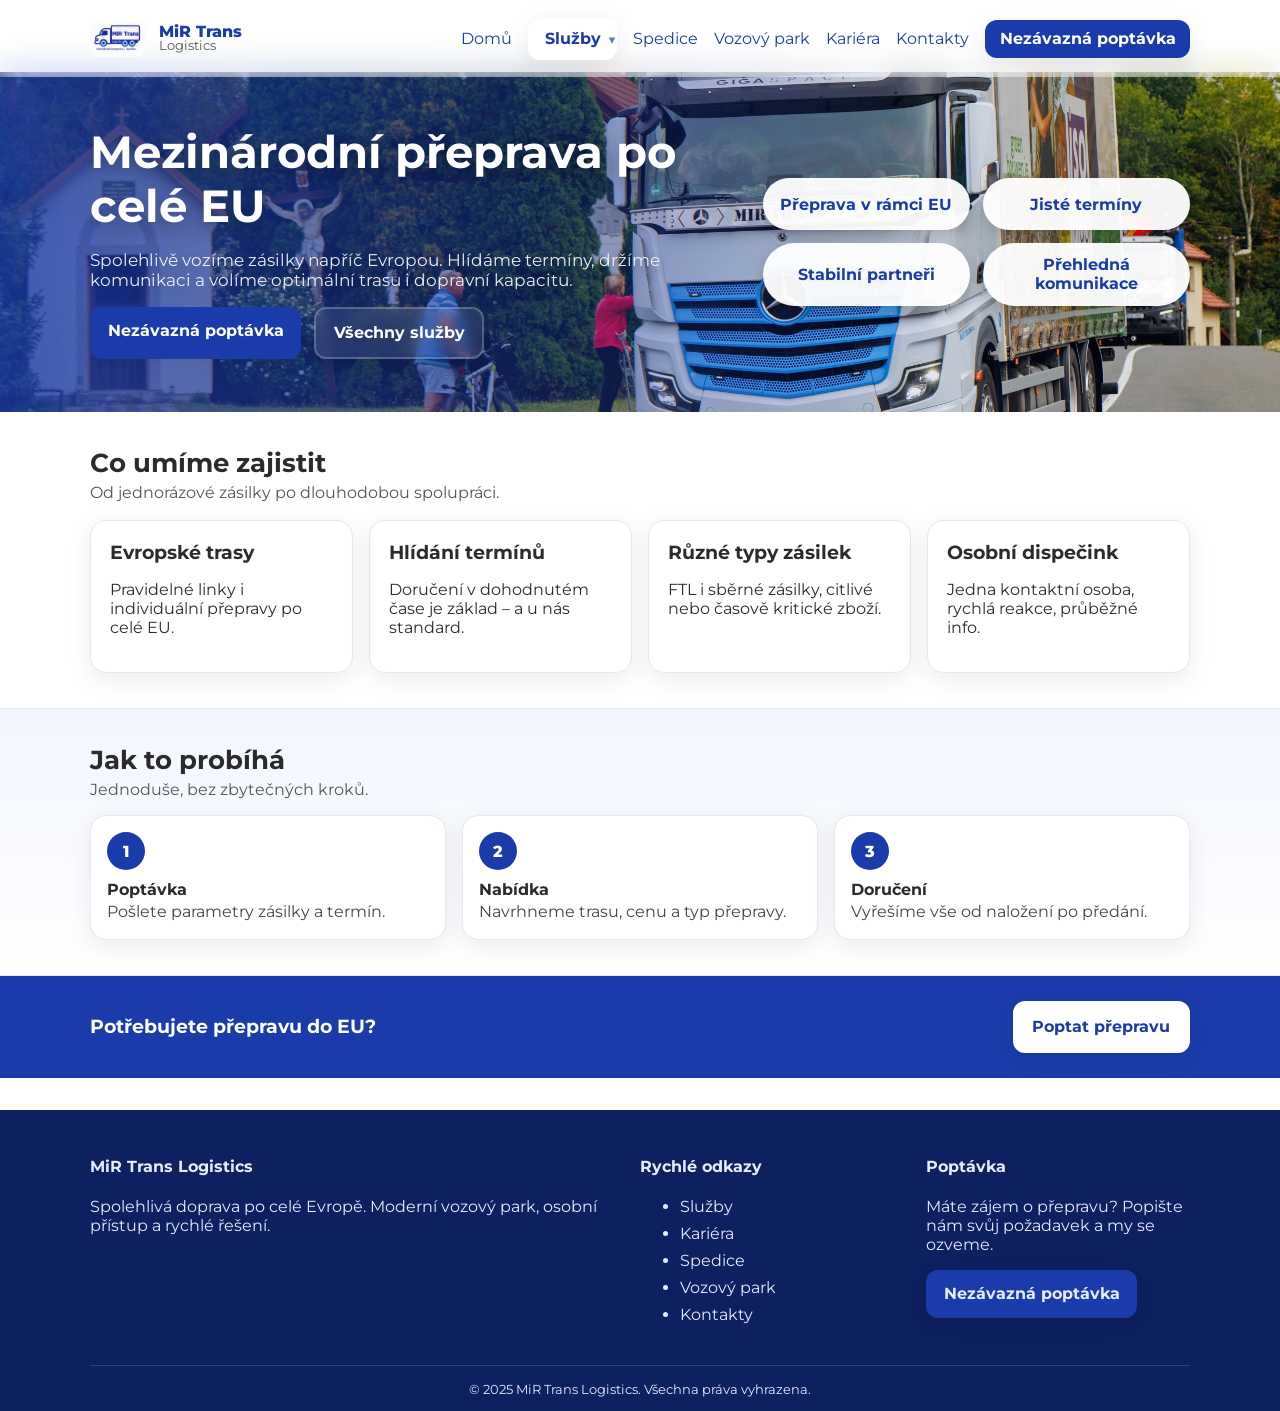
<file: sluzby-mezinarodni.html>
<!DOCTYPE html>
<html lang="cs">
<head>
  <meta charset="UTF-8" />
  <meta name="viewport" content="width=device-width, initial-scale=1" />
  <title>Mezinárodní přeprava | MiR Trans Logistics</title>
  <meta name="description" content="Mezinárodní silniční přeprava po celé EU. Spolehlivé termíny, stabilní partneři, osobní dispečink." />
  <!-- Fonts + CSS -->
  <link rel="preconnect" href="https://fonts.googleapis.com">
  <link rel="preconnect" href="https://fonts.gstatic.com" crossorigin>
  <link href="https://fonts.googleapis.com/css2?family=Montserrat:wght@400;600;700&display=swap" rel="stylesheet">
  <link rel="stylesheet" href="assets/css/styles.css">
  <!-- Google tag (gtag.js) -->
  <script async src="https://www.googletagmanager.com/gtag/js?id=G-376C7PRE7V"></script>
  <script>
    window.dataLayer = window.dataLayer || [];
    function gtag(){dataLayer.push(arguments);}
    gtag("js", new Date());
    gtag("config", "G-376C7PRE7V");
  </script>
</head>
<body>

  <header class="site-header">
    <div class="container header-inner">
      <a href="index.html" class="brand">
        <img src="assets/img/logo.jpg" alt="MiR Trans logo" />
        <div class="brand-text">
          <span class="brand-name">MiR Trans</span>
          <span class="brand-tagline">Logistics</span>
        </div>
      </a>

      <nav class="nav">
        <input type="checkbox" id="nav-toggle">
        <label for="nav-toggle" class="burger" aria-label="Otevřít menu">&#9776;</label>

        <ul class="nav-list">
          <li><a href="index.html">Domů</a></li>
          <li class="has-sub">
          <a href="sluzby.html" class="btn btn-light">Služby</a>
          <ul class="sub">
            <li><a href="sluzby-mezinarodni.html">Mezinárodní přeprava</a></li>
            <li><a href="sluzby-vnitrostatni.html">Vnitrostátní přeprava (ČR)</a></li>
            <li><a href="sluzby-celovozova.html">Celovozová (FTL)</a></li>
            <li><a href="sluzby-zberna.html">Sběrná služba</a></li>
            <li><a href="sluzby-expresni.html">Expresní přeprava</a></li>
            <li><a href="sluzby-skladovani.html">Skladování & logistika</a></li>
            <li><a href="spedice.html">Spedice</a></li>
          </ul>
        </li>
          <li><a href="spedice.html">Spedice</a></li>
          <li><a href="vozovy-park.html">Vozový park</a></li>
          <li><a href="kariera.html">Kariéra</a></li>
          <li><a href="kontakty.html">Kontakty</a></li>
          <li><a href="kontakt.html" class="btn">Nezávazná poptávka</a></li>
        </ul>
      </nav>
    </div>
  </header>

<section class="service-hero">
  <div class="container service-hero-inner">
    <div class="service-hero-text">
      <h1>Mezinárodní přeprava po celé EU</h1>
      <p>
        Spolehlivě vozíme zásilky napříč Evropou. Hlídáme termíny, držíme komunikaci
        a volíme optimální trasu i dopravní kapacitu.
      </p>
      <div class="hero-cta">
        <a class="btn" href="kontakt.html">Nezávazná poptávka</a>
        <a class="btn btn-outline" href="sluzby.html">Všechny služby</a>
      </div>
    </div>

    <div class="service-hero-badges">
      <div class="service-badge">Přeprava v rámci EU</div>
      <div class="service-badge">Jisté termíny</div>
      <div class="service-badge">Stabilní partneři</div>
      <div class="service-badge">Přehledná komunikace</div>
    </div>
  </div>
</section>

<section class="container sped-section">
  <header class="section-head">
    <h2>Co umíme zajistit</h2>
    <p class="sub">Od jednorázové zásilky po dlouhodobou spolupráci.</p>
  </header>

  <div class="feature-grid">
    <article class="feature-card">
      <div class="feature-top"><h3>Evropské trasy</h3></div>
      <p>Pravidelné linky i individuální přepravy po celé EU.</p>
    </article>
    <article class="feature-card">
      <div class="feature-top"><h3>Hlídání termínů</h3></div>
      <p>Doručení v dohodnutém čase je základ – a u nás standard.</p>
    </article>
    <article class="feature-card">
      <div class="feature-top"><h3>Různé typy zásilek</h3></div>
      <p>FTL i sběrné zásilky, citlivé nebo časově kritické zboží.</p>
    </article>
    <article class="feature-card">
      <div class="feature-top"><h3>Osobní dispečink</h3></div>
      <p>Jedna kontaktní osoba, rychlá reakce, průběžné info.</p>
    </article>
  </div>
</section>

<section class="sped-steps-wrap">
  <div class="container sped-section">
    <header class="section-head">
      <h2>Jak to probíhá</h2>
      <p class="sub">Jednoduše, bez zbytečných kroků.</p>
    </header>

    <div class="steps">
      <div class="step">
        <div class="step-no">1</div>
        <h4>Poptávka</h4>
        <p>Pošlete parametry zásilky a termín.</p>
      </div>
      <div class="step">
        <div class="step-no">2</div>
        <h4>Nabídka</h4>
        <p>Navrhneme trasu, cenu a typ přepravy.</p>
      </div>
      <div class="step">
        <div class="step-no">3</div>
        <h4>Doručení</h4>
        <p>Vyřešíme vše od naložení po předání.</p>
      </div>
    </div>
  </div>
</section>

<section class="cta-strip">
  <div class="container cta-inner">
    <h3>Potřebujete přepravu do EU?</h3>
    <a class="btn btn-light" href="kontakt.html">Poptat přepravu</a>
  </div>
</section>

<footer class="site-footer">
  <div class="container footer-grid">
    <div>
      <h4>MiR Trans Logistics</h4>
      <p>Spolehlivá doprava po celé Evropě. Moderní vozový park, osobní přístup a rychlé řešení.</p>
    </div>
    <div>
      <h4>Rychlé odkazy</h4>
      <ul>
        <li><a href="sluzby.html">Služby</a></li>
        <li><a href="kariera.html">Kariéra</a></li>
        <li><a href="spedice.html">Spedice</a></li>
        <li><a href="vozovy-park.html">Vozový park</a></li>
        <li><a href="kontakty.html">Kontakty</a></li>
      </ul>
    </div>
    <div>
      <h4>Poptávka</h4>
      <p>Máte zájem o přepravu? Popište nám svůj požadavek a my se ozveme.</p>
      <a class="btn" href="kontakt.html">Nezávazná poptávka</a>
    </div>
  </div>
  <div class="container footer-bottom">
    <small>&copy; 2025 MiR Trans Logistics. Všechna práva vyhrazena.</small>
  </div>
</footer>

</body>
</html>
</file>
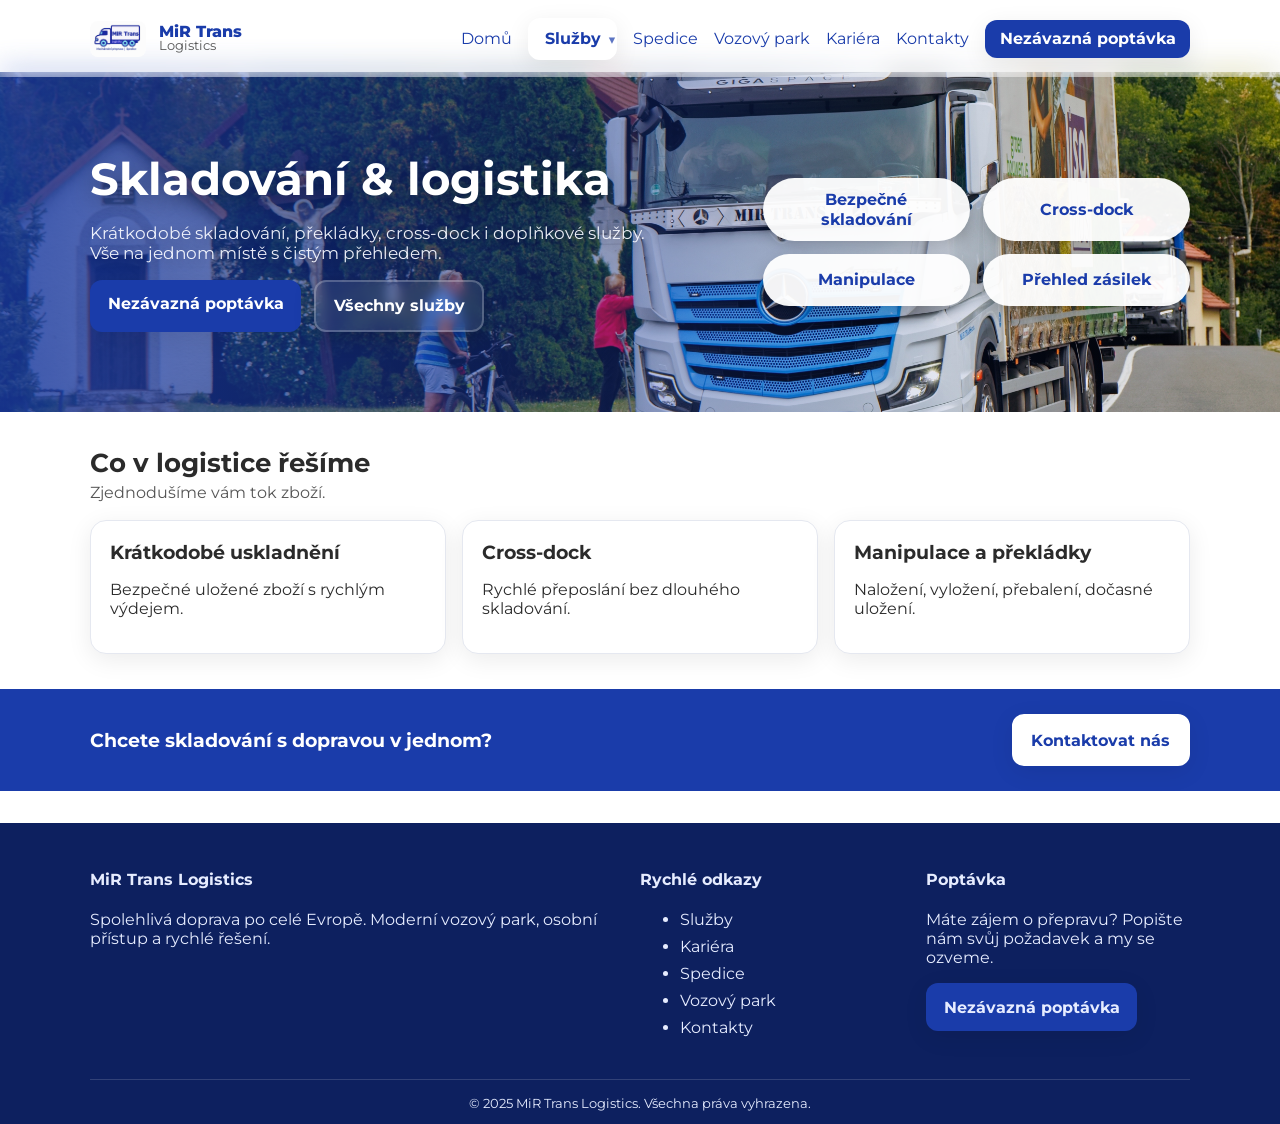
<file: sluzby-skladovani.html>
<!DOCTYPE html>
<html lang="cs">
<head>
  <meta charset="UTF-8" />
  <meta name="viewport" content="width=device-width, initial-scale=1" />
  <title>Skladování & logistika | MiR Trans Logistics</title>
  <meta name="description" content="Bezpečné skladování, cross-dock a manipulační služby. Přehled nad zásilkami na jednom místě." />
  <!-- Fonts + CSS -->
  <link rel="preconnect" href="https://fonts.googleapis.com">
  <link rel="preconnect" href="https://fonts.gstatic.com" crossorigin>
  <link href="https://fonts.googleapis.com/css2?family=Montserrat:wght@400;600;700&display=swap" rel="stylesheet">
  <link rel="stylesheet" href="assets/css/styles.css">
  <!-- Google tag (gtag.js) -->
  <script async src="https://www.googletagmanager.com/gtag/js?id=G-376C7PRE7V"></script>
  <script>
    window.dataLayer = window.dataLayer || [];
    function gtag(){dataLayer.push(arguments);}
    gtag("js", new Date());
    gtag("config", "G-376C7PRE7V");
  </script>
</head>
<body>

  <header class="site-header">
    <div class="container header-inner">
      <a href="index.html" class="brand">
        <img src="assets/img/logo.jpg" alt="MiR Trans logo" />
        <div class="brand-text">
          <span class="brand-name">MiR Trans</span>
          <span class="brand-tagline">Logistics</span>
        </div>
      </a>

      <nav class="nav">
        <input type="checkbox" id="nav-toggle">
        <label for="nav-toggle" class="burger" aria-label="Otevřít menu">&#9776;</label>

        <ul class="nav-list">
          <li><a href="index.html">Domů</a></li>
          <li class="has-sub">
          <a href="sluzby.html" class="btn btn-light">Služby</a>
          <ul class="sub">
            <li><a href="sluzby-mezinarodni.html">Mezinárodní přeprava</a></li>
            <li><a href="sluzby-vnitrostatni.html">Vnitrostátní přeprava (ČR)</a></li>
            <li><a href="sluzby-celovozova.html">Celovozová (FTL)</a></li>
            <li><a href="sluzby-zberna.html">Sběrná služba</a></li>
            <li><a href="sluzby-expresni.html">Expresní přeprava</a></li>
            <li><a href="sluzby-skladovani.html">Skladování & logistika</a></li>
            <li><a href="spedice.html">Spedice</a></li>
          </ul>
        </li>
          <li><a href="spedice.html">Spedice</a></li>
          <li><a href="vozovy-park.html">Vozový park</a></li>
          <li><a href="kariera.html">Kariéra</a></li>
          <li><a href="kontakty.html">Kontakty</a></li>
          <li><a href="kontakt.html" class="btn">Nezávazná poptávka</a></li>
        </ul>
      </nav>
    </div>
  </header>

<section class="service-hero">
  <div class="container service-hero-inner">
    <div class="service-hero-text">
      <h1>Skladování & logistika</h1>
      <p>
        Krátkodobé skladování, překládky, cross-dock i doplňkové služby.
        Vše na jednom místě s čistým přehledem.
      </p>
      <div class="hero-cta">
        <a class="btn" href="kontakt.html">Nezávazná poptávka</a>
        <a class="btn btn-outline" href="sluzby.html">Všechny služby</a>
      </div>
    </div>

    <div class="service-hero-badges">
      <div class="service-badge">Bezpečné skladování</div>
      <div class="service-badge">Cross-dock</div>
      <div class="service-badge">Manipulace</div>
      <div class="service-badge">Přehled zásilek</div>
    </div>
  </div>
</section>

<section class="container sped-section">
  <header class="section-head">
    <h2>Co v logistice řešíme</h2>
    <p class="sub">Zjednodušíme vám tok zboží.</p>
  </header>

  <div class="feature-grid">
    <article class="feature-card">
      <div class="feature-top"><h3>Krátkodobé uskladnění</h3></div>
      <p>Bezpečné uložené zboží s rychlým výdejem.</p>
    </article>
    <article class="feature-card">
      <div class="feature-top"><h3>Cross-dock</h3></div>
      <p>Rychlé přeposlání bez dlouhého skladování.</p>
    </article>
    <article class="feature-card">
      <div class="feature-top"><h3>Manipulace a překládky</h3></div>
      <p>Naložení, vyložení, přebalení, dočasné uložení.</p>
    </article>
  </div>
</section>

<section class="cta-strip">
  <div class="container cta-inner">
    <h3>Chcete skladování s dopravou v jednom?</h3>
    <a class="btn btn-light" href="kontakt.html">Kontaktovat nás</a>
  </div>
</section>

<footer class="site-footer">
  <div class="container footer-grid">
    <div>
      <h4>MiR Trans Logistics</h4>
      <p>Spolehlivá doprava po celé Evropě. Moderní vozový park, osobní přístup a rychlé řešení.</p>
    </div>
    <div>
      <h4>Rychlé odkazy</h4>
      <ul>
        <li><a href="sluzby.html">Služby</a></li>
        <li><a href="kariera.html">Kariéra</a></li>
        <li><a href="spedice.html">Spedice</a></li>
        <li><a href="vozovy-park.html">Vozový park</a></li>
        <li><a href="kontakty.html">Kontakty</a></li>
      </ul>
    </div>
    <div>
      <h4>Poptávka</h4>
      <p>Máte zájem o přepravu? Popište nám svůj požadavek a my se ozveme.</p>
      <a class="btn" href="kontakt.html">Nezávazná poptávka</a>
    </div>
  </div>
  <div class="container footer-bottom">
    <small>&copy; 2025 MiR Trans Logistics. Všechna práva vyhrazena.</small>
  </div>
</footer>
</body>
</html>
</file>
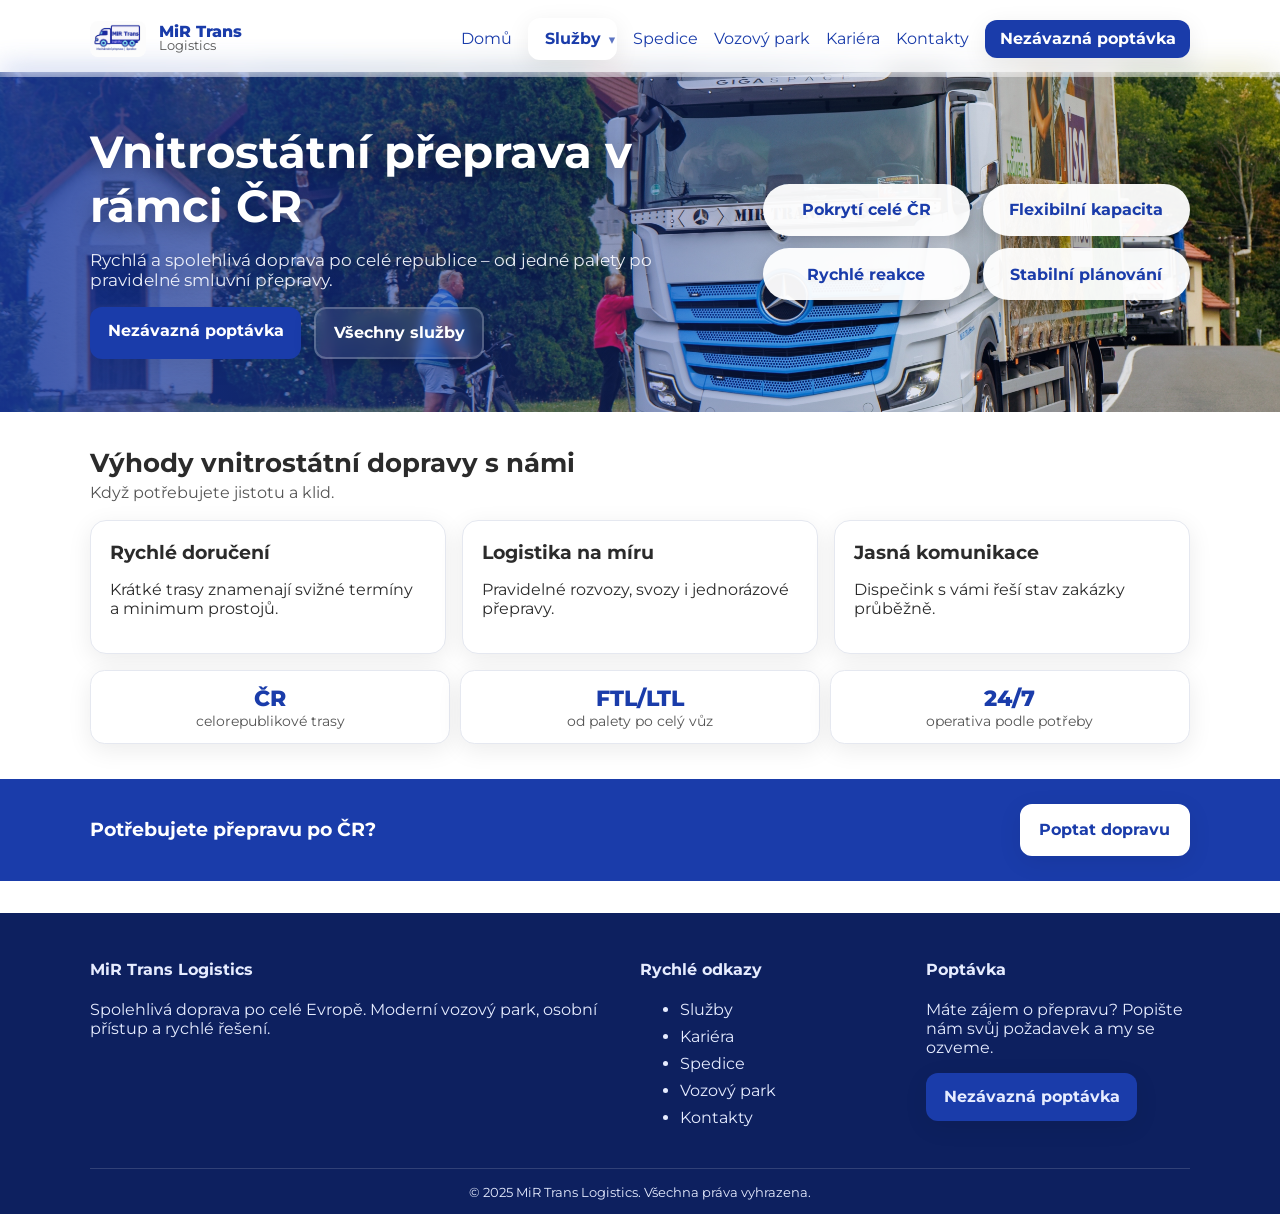
<file: sluzby-vnitrostatni.html>
<!DOCTYPE html>
<html lang="cs">
<head>
  <meta charset="UTF-8" />
  <meta name="viewport" content="width=device-width, initial-scale=1" />
  <title>Vnitrostátní přeprava (ČR) | MiR Trans Logistics</title>
  <meta name="description" content="Spolehlivá vnitrostátní doprava po celé České republice. Flexibilní kapacita a rychlé reakce." />
  <!-- Fonts + CSS -->
  <link rel="preconnect" href="https://fonts.googleapis.com">
  <link rel="preconnect" href="https://fonts.gstatic.com" crossorigin>
  <link href="https://fonts.googleapis.com/css2?family=Montserrat:wght@400;600;700&display=swap" rel="stylesheet">
  <link rel="stylesheet" href="assets/css/styles.css">
  <!-- Google tag (gtag.js) -->
  <script async src="https://www.googletagmanager.com/gtag/js?id=G-376C7PRE7V"></script>
  <script>
    window.dataLayer = window.dataLayer || [];
    function gtag(){dataLayer.push(arguments);}
    gtag("js", new Date());
    gtag("config", "G-376C7PRE7V");
  </script>
</head>
<body>

  <header class="site-header">
    <div class="container header-inner">
      <a href="index.html" class="brand">
        <img src="assets/img/logo.jpg" alt="MiR Trans logo" />
        <div class="brand-text">
          <span class="brand-name">MiR Trans</span>
          <span class="brand-tagline">Logistics</span>
        </div>
      </a>

      <nav class="nav">
        <input type="checkbox" id="nav-toggle">
        <label for="nav-toggle" class="burger" aria-label="Otevřít menu">&#9776;</label>

        <ul class="nav-list">
          <li><a href="index.html">Domů</a></li>
          <li class="has-sub">
          <a href="sluzby.html" class="btn btn-light">Služby</a>
          <ul class="sub">
            <li><a href="sluzby-mezinarodni.html">Mezinárodní přeprava</a></li>
            <li><a href="sluzby-vnitrostatni.html">Vnitrostátní přeprava (ČR)</a></li>
            <li><a href="sluzby-celovozova.html">Celovozová (FTL)</a></li>
            <li><a href="sluzby-zberna.html">Sběrná služba</a></li>
            <li><a href="sluzby-expresni.html">Expresní přeprava</a></li>
            <li><a href="sluzby-skladovani.html">Skladování & logistika</a></li>
            <li><a href="spedice.html">Spedice</a></li>
          </ul>
        </li>
          <li><a href="spedice.html">Spedice</a></li>
          <li><a href="vozovy-park.html">Vozový park</a></li>
          <li><a href="kariera.html">Kariéra</a></li>
          <li><a href="kontakty.html">Kontakty</a></li>
          <li><a href="kontakt.html" class="btn">Nezávazná poptávka</a></li>
        </ul>
      </nav>
    </div>
  </header>

<section class="service-hero">
  <div class="container service-hero-inner">
    <div class="service-hero-text">
      <h1>Vnitrostátní přeprava v rámci ČR</h1>
      <p>
        Rychlá a spolehlivá doprava po celé republice – od jedné palety
        po pravidelné smluvní přepravy.
      </p>
      <div class="hero-cta">
        <a class="btn" href="kontakt.html">Nezávazná poptávka</a>
        <a class="btn btn-outline" href="sluzby.html">Všechny služby</a>
      </div>
    </div>

    <div class="service-hero-badges">
      <div class="service-badge">Pokrytí celé ČR</div>
      <div class="service-badge">Flexibilní kapacita</div>
      <div class="service-badge">Rychlé reakce</div>
      <div class="service-badge">Stabilní plánování</div>
    </div>
  </div>
</section>

<section class="container sped-section">
  <header class="section-head">
    <h2>Výhody vnitrostátní dopravy s námi</h2>
    <p class="sub">Když potřebujete jistotu a klid.</p>
  </header>

  <div class="feature-grid">
    <article class="feature-card">
      <div class="feature-top"><h3>Rychlé doručení</h3></div>
      <p>Krátké trasy znamenají svižné termíny a minimum prostojů.</p>
    </article>
    <article class="feature-card">
      <div class="feature-top"><h3>Logistika na míru</h3></div>
      <p>Pravidelné rozvozy, svozy i jednorázové přepravy.</p>
    </article>
    <article class="feature-card">
      <div class="feature-top"><h3>Jasná komunikace</h3></div>
      <p>Dispečink s vámi řeší stav zakázky průběžně.</p>
    </article>
  </div>

  <div class="stats-strip">
    <div class="stat"><div class="stat-big">ČR</div><div class="stat-sub">celorepublikové trasy</div></div>
    <div class="stat"><div class="stat-big">FTL/LTL</div><div class="stat-sub">od palety po celý vůz</div></div>
    <div class="stat"><div class="stat-big">24/7</div><div class="stat-sub">operativa podle potřeby</div></div>
  </div>
</section>

<section class="cta-strip">
  <div class="container cta-inner">
    <h3>Potřebujete přepravu po ČR?</h3>
    <a class="btn btn-light" href="kontakt.html">Poptat dopravu</a>
  </div>
</section>

<footer class="site-footer">
  <div class="container footer-grid">
    <div>
      <h4>MiR Trans Logistics</h4>
      <p>Spolehlivá doprava po celé Evropě. Moderní vozový park, osobní přístup a rychlé řešení.</p>
    </div>
    <div>
      <h4>Rychlé odkazy</h4>
      <ul>
        <li><a href="sluzby.html">Služby</a></li>
        <li><a href="kariera.html">Kariéra</a></li>
        <li><a href="spedice.html">Spedice</a></li>
        <li><a href="vozovy-park.html">Vozový park</a></li>
        <li><a href="kontakty.html">Kontakty</a></li>
      </ul>
    </div>
    <div>
      <h4>Poptávka</h4>
      <p>Máte zájem o přepravu? Popište nám svůj požadavek a my se ozveme.</p>
      <a class="btn" href="kontakt.html">Nezávazná poptávka</a>
    </div>
  </div>
  <div class="container footer-bottom">
    <small>&copy; 2025 MiR Trans Logistics. Všechna práva vyhrazena.</small>
  </div>
</footer>
</body>
</html>
</file>
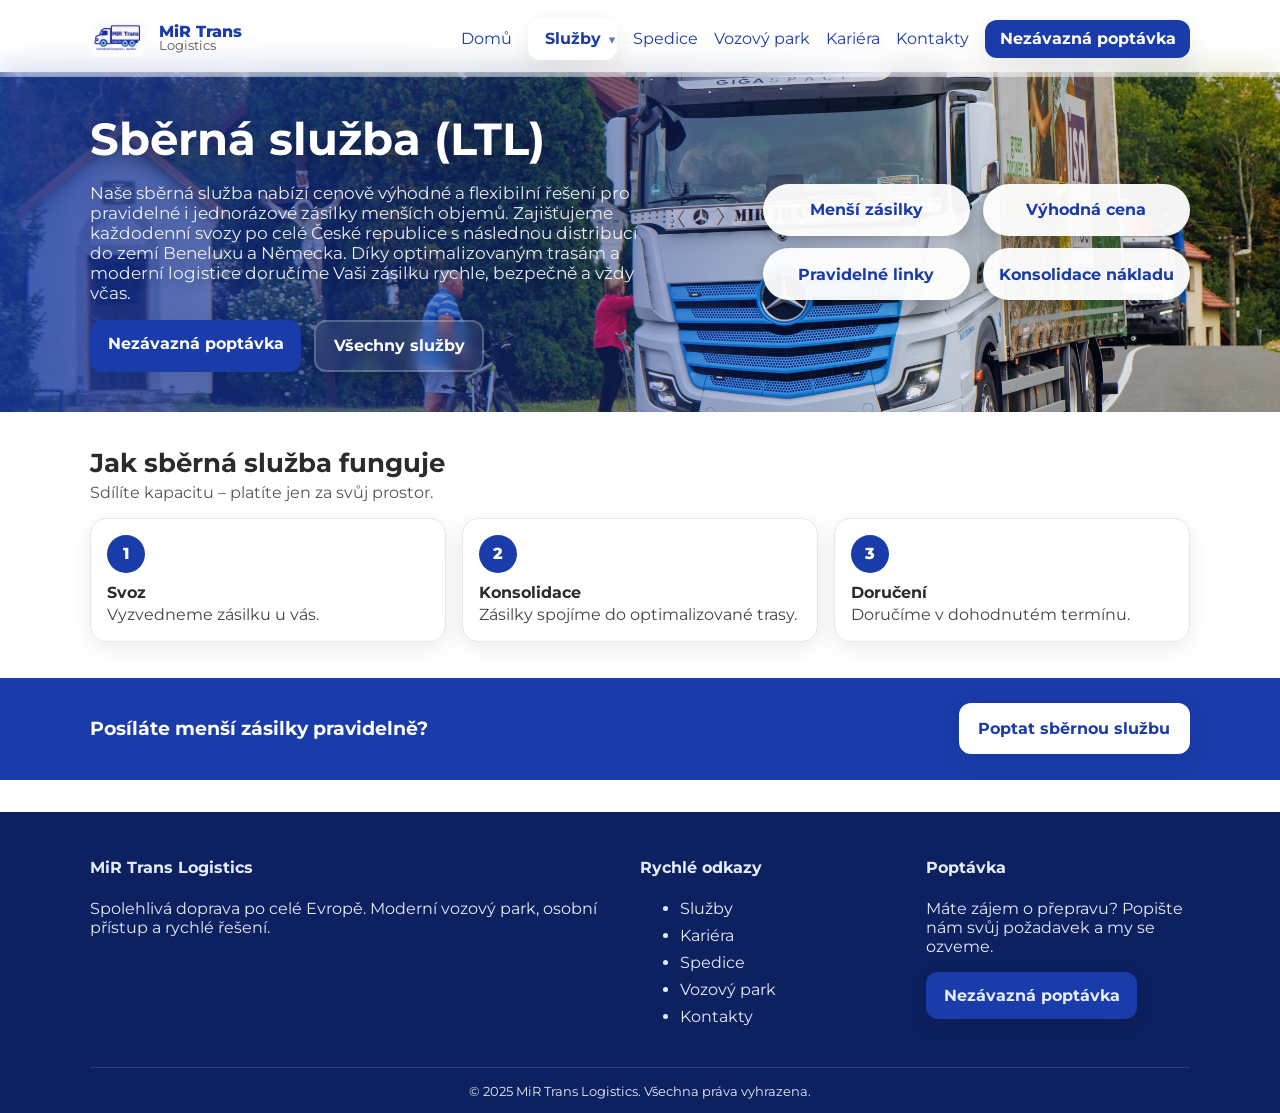
<file: sluzby-zberna.html>
<!DOCTYPE html>
<html lang="cs">
<head>
  <meta charset="UTF-8" />
  <meta name="viewport" content="width=device-width, initial-scale=1" />
  <title>Sběrná služba (LTL) | MiR Trans Logistics</title>
  <meta name="description" content="Sběrná služba z Německa, Beneluxu a ČR. Konsolidace zásilek a výhodné sazby." />
  <!-- Fonts + CSS -->
  <link rel="preconnect" href="https://fonts.googleapis.com">
  <link rel="preconnect" href="https://fonts.gstatic.com" crossorigin>
  <link href="https://fonts.googleapis.com/css2?family=Montserrat:wght@400;600;700&display=swap" rel="stylesheet">
  <link rel="stylesheet" href="assets/css/styles.css">
  <!-- Google tag (gtag.js) -->
  <script async src="https://www.googletagmanager.com/gtag/js?id=G-376C7PRE7V"></script>
  <script>
    window.dataLayer = window.dataLayer || [];
    function gtag(){dataLayer.push(arguments);}
    gtag("js", new Date());
    gtag("config", "G-376C7PRE7V");
  </script>
</head>
<body>

  <header class="site-header">
    <div class="container header-inner">
      <a href="index.html" class="brand">
        <img src="assets/img/logo.jpg" alt="MiR Trans logo" />
        <div class="brand-text">
          <span class="brand-name">MiR Trans</span>
          <span class="brand-tagline">Logistics</span>
        </div>
      </a>

      <nav class="nav">
        <input type="checkbox" id="nav-toggle">
        <label for="nav-toggle" class="burger" aria-label="Otevřít menu">&#9776;</label>

        <ul class="nav-list">
          <li><a href="index.html">Domů</a></li>
          <li class="has-sub">
          <a href="sluzby.html" class="btn btn-light">Služby</a>
          <ul class="sub">
            <li><a href="sluzby-mezinarodni.html">Mezinárodní přeprava</a></li>
            <li><a href="sluzby-vnitrostatni.html">Vnitrostátní přeprava (ČR)</a></li>
            <li><a href="sluzby-celovozova.html">Celovozová (FTL)</a></li>
            <li><a href="sluzby-zberna.html">Sběrná služba</a></li>
            <li><a href="sluzby-expresni.html">Expresní přeprava</a></li>
            <li><a href="sluzby-skladovani.html">Skladování & logistika</a></li>
            <li><a href="spedice.html">Spedice</a></li>
          </ul>
        </li>
          <li><a href="spedice.html">Spedice</a></li>
          <li><a href="vozovy-park.html">Vozový park</a></li>
          <li><a href="kariera.html">Kariéra</a></li>
          <li><a href="kontakty.html">Kontakty</a></li>
          <li><a href="kontakt.html" class="btn">Nezávazná poptávka</a></li>
        </ul>
      </nav>
    </div>
  </header>

<section class="service-hero">
  <div class="container service-hero-inner">
    <div class="service-hero-text">
      <h1>Sběrná služba (LTL)</h1>
      <p>
        Naše sběrná služba nabízí cenově výhodné a flexibilní řešení pro pravidelné i
jednorázové zásilky menších objemů. Zajišťujeme každodenní svozy po celé České
republice s následnou distribucí do zemí Beneluxu a Německa. Díky
optimalizovaným trasám a moderní logistice doručíme Vaši zásilku rychle, bezpečně
a vždy včas.
      </p>
      <div class="hero-cta">
        <a class="btn" href="kontakt.html">Nezávazná poptávka</a>
        <a class="btn btn-outline" href="sluzby.html">Všechny služby</a>
      </div>
    </div>

    <div class="service-hero-badges">
      <div class="service-badge">Menší zásilky</div>
      <div class="service-badge">Výhodná cena</div>
      <div class="service-badge">Pravidelné linky</div>
      <div class="service-badge">Konsolidace nákladu</div>
    </div>
  </div>
</section>

<section class="container sped-section">
  <header class="section-head">
    <h2>Jak sběrná služba funguje</h2>
    <p class="sub">Sdílíte kapacitu – platíte jen za svůj prostor.</p>
  </header>

  <div class="steps">
    <div class="step"><div class="step-no">1</div><h4>Svoz</h4><p>Vyzvedneme zásilku u vás.</p></div>
    <div class="step"><div class="step-no">2</div><h4>Konsolidace</h4><p>Zásilky spojíme do optimalizované trasy.</p></div>
    <div class="step"><div class="step-no">3</div><h4>Doručení</h4><p>Doručíme v dohodnutém termínu.</p></div>
  </div>
</section>

<section class="cta-strip">
  <div class="container cta-inner">
    <h3>Posíláte menší zásilky pravidelně?</h3>
    <a class="btn btn-light" href="kontakt.html">Poptat sběrnou službu</a>
  </div>
</section>

<footer class="site-footer">
  <div class="container footer-grid">
    <div>
      <h4>MiR Trans Logistics</h4>
      <p>Spolehlivá doprava po celé Evropě. Moderní vozový park, osobní přístup a rychlé řešení.</p>
    </div>
    <div>
      <h4>Rychlé odkazy</h4>
      <ul>
        <li><a href="sluzby.html">Služby</a></li>
        <li><a href="kariera.html">Kariéra</a></li>
        <li><a href="spedice.html">Spedice</a></li>
        <li><a href="vozovy-park.html">Vozový park</a></li>
        <li><a href="kontakty.html">Kontakty</a></li>
      </ul>
    </div>
    <div>
      <h4>Poptávka</h4>
      <p>Máte zájem o přepravu? Popište nám svůj požadavek a my se ozveme.</p>
      <a class="btn" href="kontakt.html">Nezávazná poptávka</a>
    </div>
  </div>
  <div class="container footer-bottom">
    <small>&copy; 2025 MiR Trans Logistics. Všechna práva vyhrazena.</small>
  </div>
</footer>

</body>
</html>
</file>
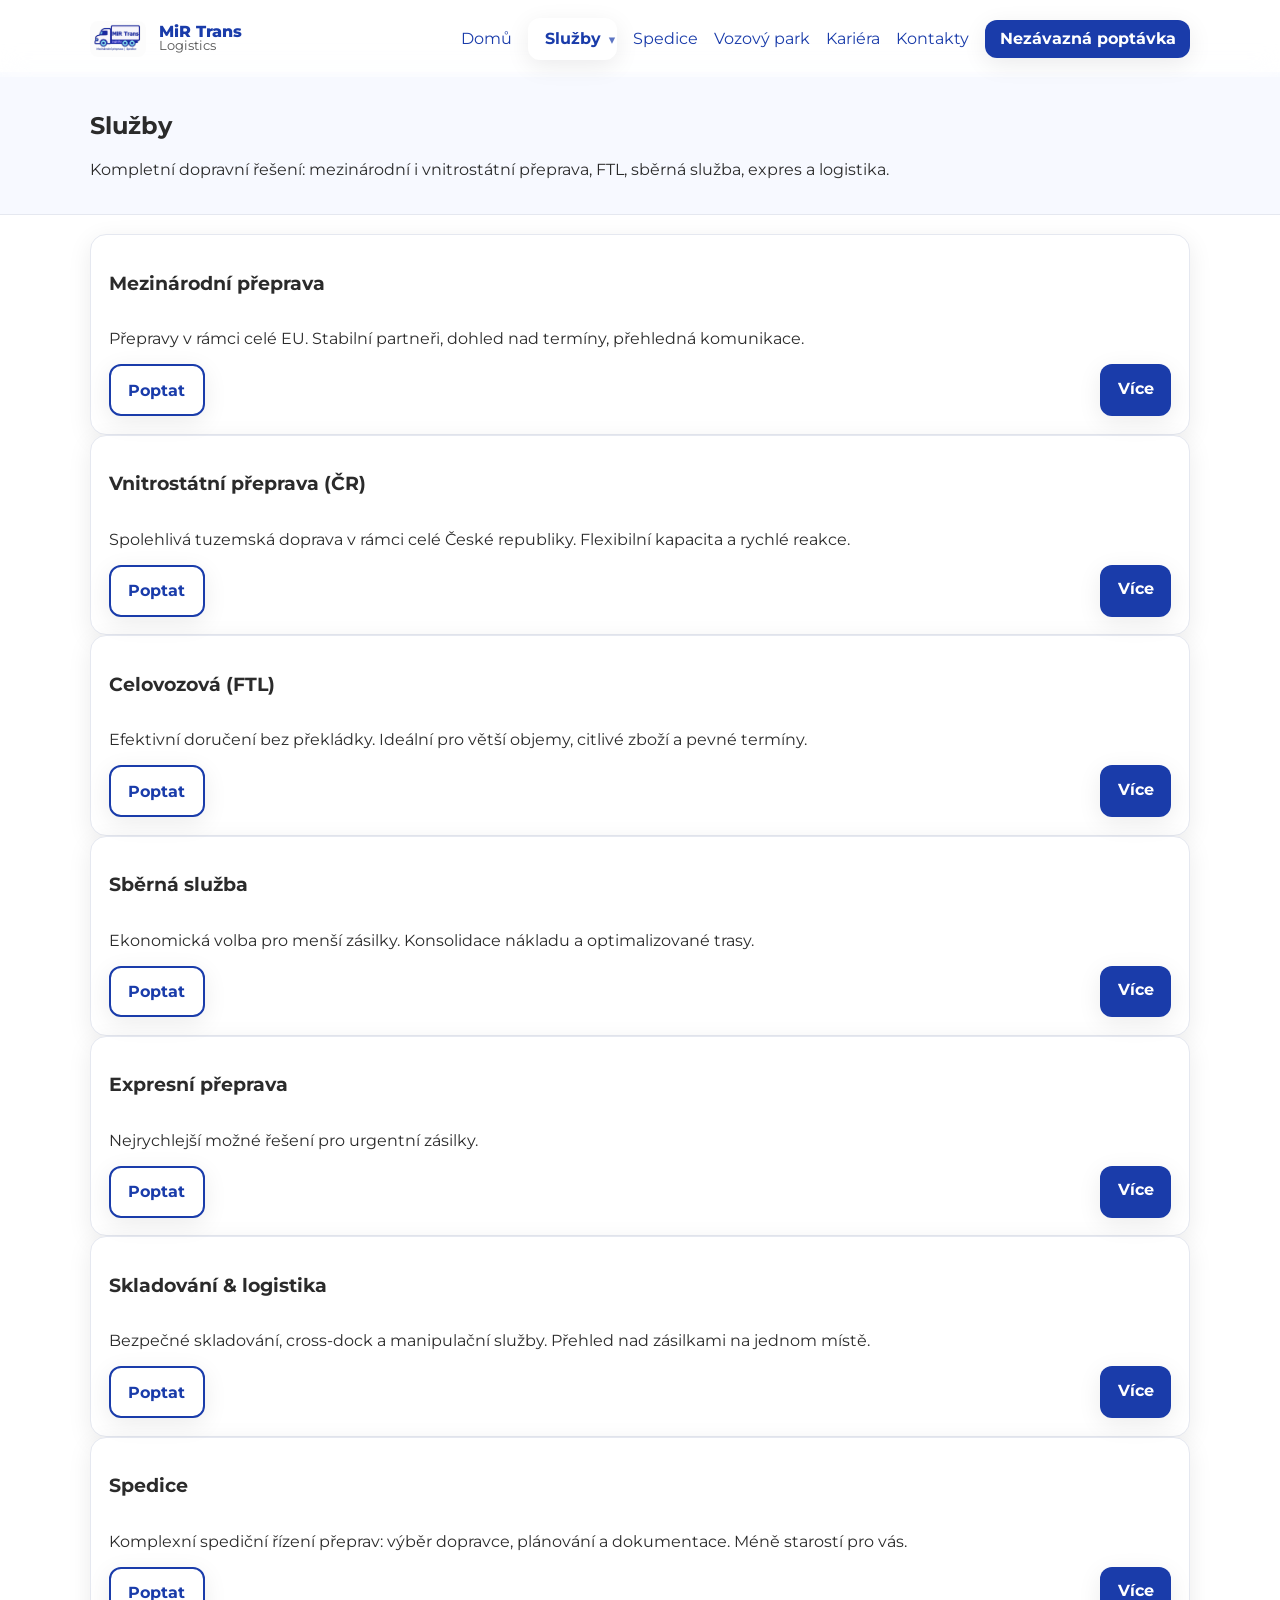
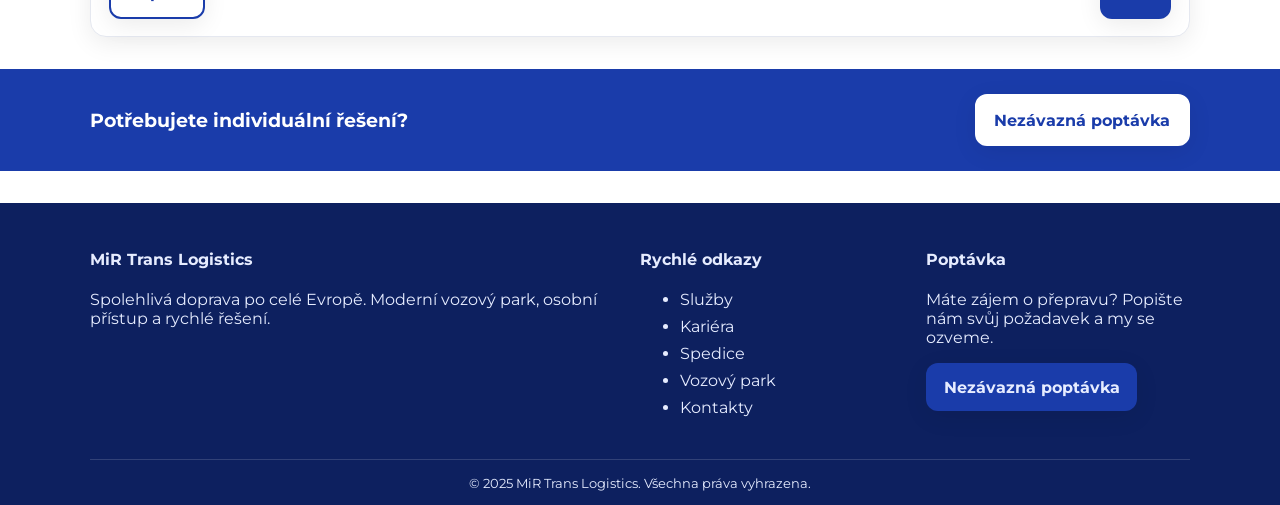
<file: sluzby.html>
<!DOCTYPE html>
<html lang="cs">
<head>
  <meta charset="UTF-8" />
  <meta name="viewport" content="width=device-width, initial-scale=1" />
  <title>Služby | MiR Trans Logistics</title>
  <meta name="description" content="Mezinárodní a vnitrostátní přeprava, celovozové zásilky, sběrná služba, expresní doprava a logistika. Profesionální a spolehlivý partner v dopravě." />
  <link rel="canonical" href="https://mir-trans.cz/sluzby.html" />
  <link rel="icon" type="image/png" sizes="32x32" href="assets/img/favicon-32.png" />
  <link rel="apple-touch-icon" href="assets/img/apple-touch-icon.png" />
  <meta property="og:type" content="website" />
  <meta property="og:title" content="Služby | MiR Trans Logistics" />
  <meta property="og:description" content="Kompletní dopravní a logistické služby: mezinárodní i vnitrostátní přeprava, FTL, sběrná služba, expres." />
  <meta property="og:url" content="https://mir-trans.cz/sluzby.html" />
  <meta property="og:image" content="https://mir-trans.cz/assets/img/logo.jpg" />
  <!-- Fonts + CSS -->
  <link rel="preconnect" href="https://fonts.googleapis.com">
  <link rel="preconnect" href="https://fonts.gstatic.com" crossorigin>
  <link href="https://fonts.googleapis.com/css2?family=Montserrat:wght@400;600;700&display=swap" rel="stylesheet">
  <link rel="stylesheet" href="assets/css/styles.css">
  <!-- Google tag (gtag.js) -->
  <script async src="https://www.googletagmanager.com/gtag/js?id=G-376C7PRE7V"></script>
  <script>
    window.dataLayer = window.dataLayer || [];
    function gtag(){dataLayer.push(arguments);}
    gtag("js", new Date());
    gtag("config", "G-376C7PRE7V");
  </script>
</head>
<body>

<header class="site-header">
  <div class="container header-inner">
    <a href="index.html" class="brand">
      <img src="assets/img/logo.jpg" alt="MiR Trans logo" />
      <div class="brand-text">
        <span class="brand-name">MiR Trans</span>
        <span class="brand-tagline">Logistics</span>
      </div>
    </a>
    <nav class="nav">
      <input type="checkbox" id="nav-toggle">
      <label for="nav-toggle" class="burger" aria-label="Otevřít menu">&#9776;</label>
      <ul class="nav-list">
        <li><a href="index.html">Domů</a></li>
        <li class="has-sub">
          <a href="sluzby.html" class="btn btn-light">Služby</a>
          <ul class="sub">
            <li><a href="sluzby-mezinarodni.html">Mezinárodní přeprava</a></li>
            <li><a href="sluzby-vnitrostatni.html">Vnitrostátní přeprava (ČR)</a></li>
            <li><a href="sluzby-celovozova.html">Celovozová (FTL)</a></li>
            <li><a href="sluzby-zberna.html">Sběrná služba</a></li>
            <li><a href="sluzby-expresni.html">Expresní přeprava</a></li>
            <li><a href="sluzby-skladovani.html">Skladování & logistika</a></li>
            <li><a href="spedice.html">Spedice</a></li>
          </ul>
        </li>
        <li><a href="spedice.html">Spedice</a></li>
        <li><a href="vozovy-park.html">Vozový park</a></li>
        <li><a href="kariera.html">Kariéra</a></li>
        <li><a href="kontakty.html">Kontakty</a></li>
        <li><a href="kontakt.html" class="btn">Nezávazná poptávka</a></li>
      </ul>
    </nav>
  </div>
</header>

<section class="page-hero">
  <div class="container">
    <h1>Služby</h1>
    <p>Kompletní dopravní řešení: mezinárodní i vnitrostátní přeprava, FTL, sběrná služba, expres a logistika.</p>
  </div>
</section>

<section class="container" style="padding:1.2rem 0 2rem">
  <div class="cards">
    <article id="mezinarodni" class="card">
      <h3>Mezinárodní přeprava</h3>
      <p>Přepravy v rámci celé EU. Stabilní partneři, dohled nad termíny, přehledná komunikace.</p>
      <div class="card-footer">
        <a href="kontakt.html" class="btn btn-outline">Poptat</a>
        <a href="sluzby-mezinarodni.html" class="btn">Více</a>
      </div>  
    </article>
    <article id="vnitro" class="card">
      <h3>Vnitrostátní přeprava (ČR)</h3>
      <p>Spolehlivá tuzemská doprava v rámci celé České republiky. Flexibilní kapacita a rychlé reakce.</p>
      <div class="card-footer">
        <a href="kontakt.html" class="btn btn-outline">Poptat</a>
        <a href="sluzby-vnitrostatni.html" class="btn">Více</a>
      </div>  
      </article>
    <article id="ftl" class="card">
      <h3>Celovozová (FTL)</h3>
      <p>Efektivní doručení bez překládky. Ideální pro větší objemy, citlivé zboží a pevné termíny.</p>
      <div class="card-footer">
        <a href="kontakt.html" class="btn btn-outline">Poptat</a>
        <a href="sluzby-celovozova.html" class="btn">Více</a>
      </div>  
    </article>
    <article id="sberna" class="card">
      <h3>Sběrná služba</h3>
      <p>Ekonomická volba pro menší zásilky. Konsolidace nákladu a optimalizované trasy.</p>
      <div class="card-footer">
        <a href="kontakt.html" class="btn btn-outline">Poptat</a>
        <a href="sluzby-zberna.html" class="btn">Více</a>
      </div>  
    </article>
    <article id="expres" class="card">
      <h3>Expresní přeprava</h3>
      <p>Nejrychlejší možné řešení pro urgentní zásilky.</p>
      <div class="card-footer">
        <a href="kontakt.html" class="btn btn-outline">Poptat</a>
        <a href="sluzby-expresni.html" class="btn">Více</a>
      </div>  
    </article>
    <article id="skladovani" class="card">
      <h3>Skladování & logistika</h3>
      <p>Bezpečné skladování, cross-dock a manipulační služby. Přehled nad zásilkami na jednom místě.</p>
      <div class="card-footer">
        <a href="kontakt.html" class="btn btn-outline">Poptat</a>
        <a href="sluzby-skladovani.html" class="btn">Více</a>
      </div>  
    </article>
    <article class="card">
      <h3>Spedice</h3>
      <p>Komplexní spediční řízení přeprav: výběr dopravce, plánování a dokumentace. Méně starostí pro vás.</p>
      <div class="card-footer">
        <a href="kontakt.html" class="btn btn-outline">Poptat</a>
        <a href="spedice.html" class="btn">Více</a>
      </div>  
    </article>
  </div>
</section>

<section class="cta-strip">
  <div class="container cta-inner">
    <h3>Potřebujete individuální řešení?</h3>
    <a class="btn btn-light" href="kontakt.html">Nezávazná poptávka</a>
  </div>
</section>

<footer class="site-footer">
  <div class="container footer-grid">
    <div>
      <h4>MiR Trans Logistics</h4>
      <p>Spolehlivá doprava po celé Evropě. Moderní vozový park, osobní přístup a rychlé řešení.</p>
    </div>
    <div>
      <h4>Rychlé odkazy</h4>
      <ul>
        <li><a href="sluzby.html">Služby</a></li>
        <li><a href="kariera.html">Kariéra</a></li>
        <li><a href="spedice.html">Spedice</a></li>
        <li><a href="vozovy-park.html">Vozový park</a></li>
        <li><a href="kontakty.html">Kontakty</a></li>
      </ul>
    </div>
    <div>
      <h4>Poptávka</h4>
      <p>Máte zájem o přepravu? Popište nám svůj požadavek a my se ozveme.</p>
      <a class="btn" href="kontakt.html">Nezávazná poptávka</a>
    </div>
  </div>
  <div class="container footer-bottom">
    <small>&copy; 2025 MiR Trans Logistics. Všechna práva vyhrazena.</small>
  </div>
</footer>

</body>
</html>
</file>
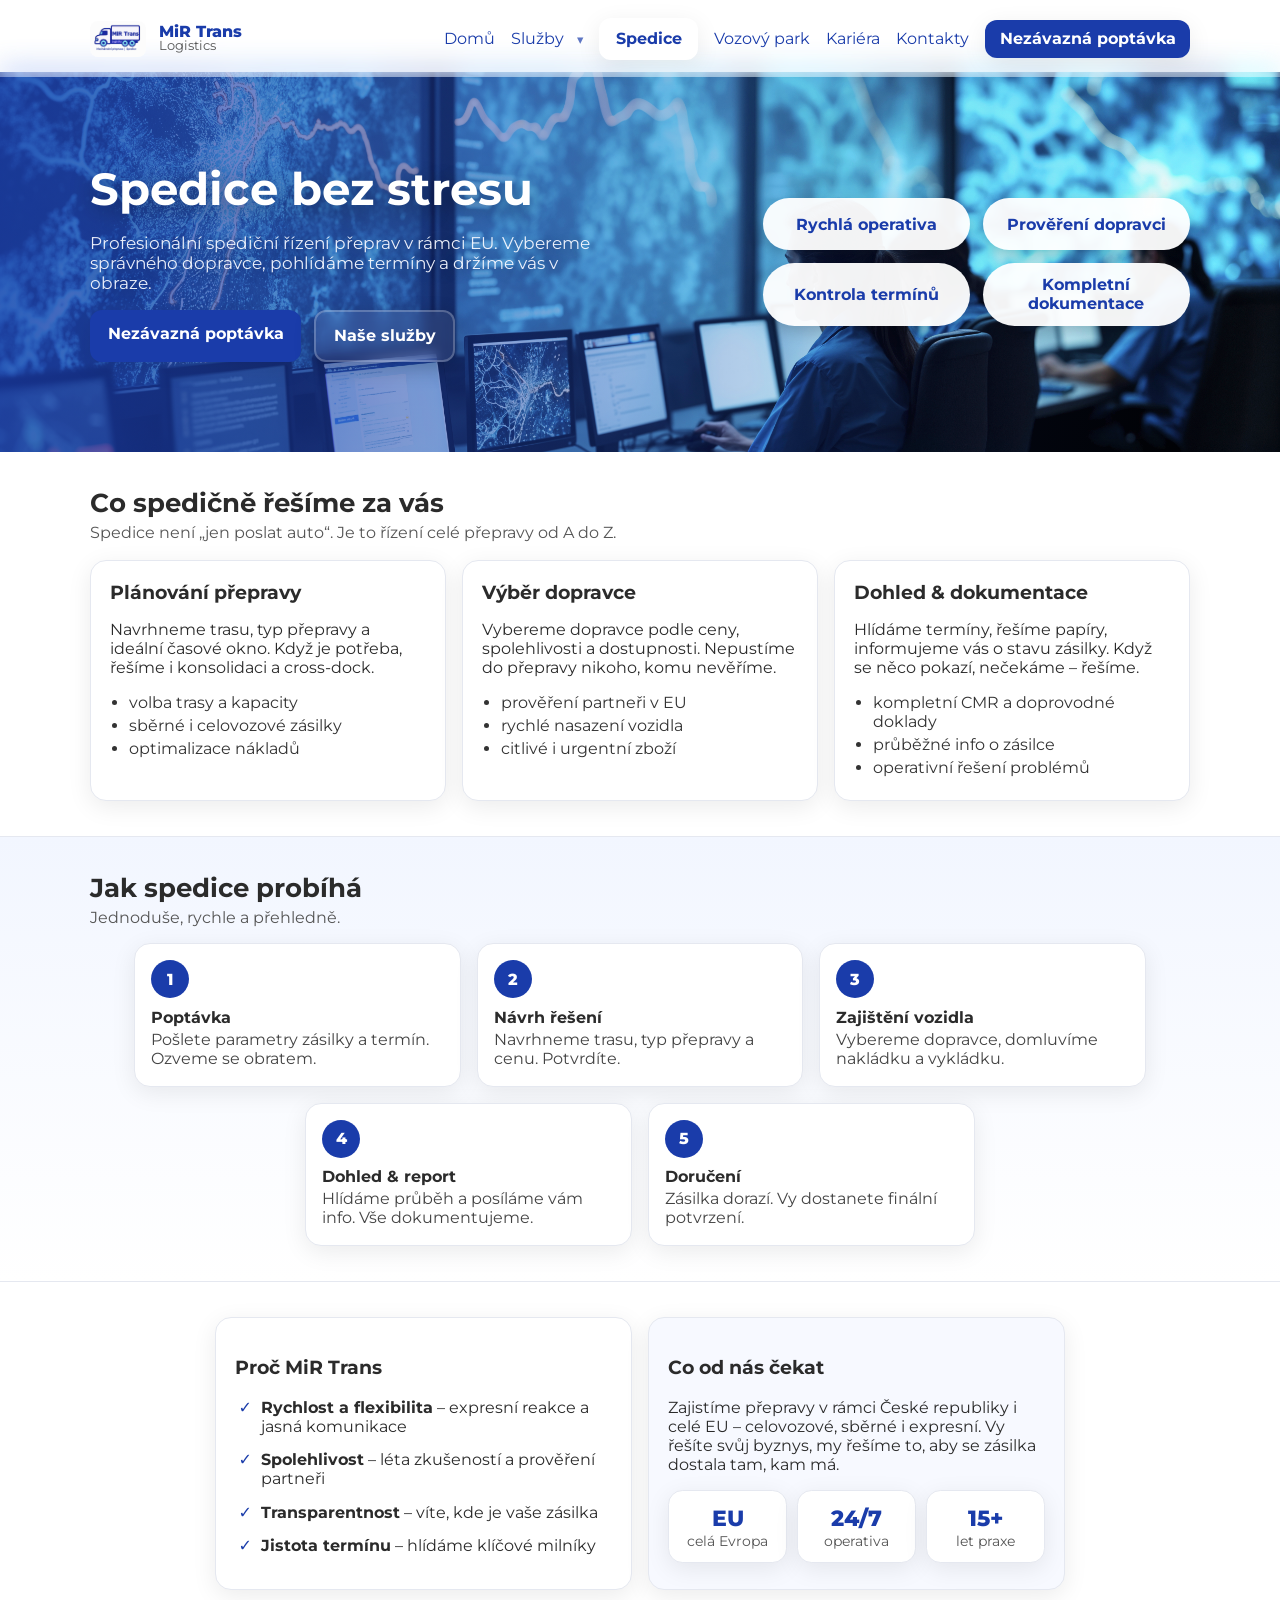
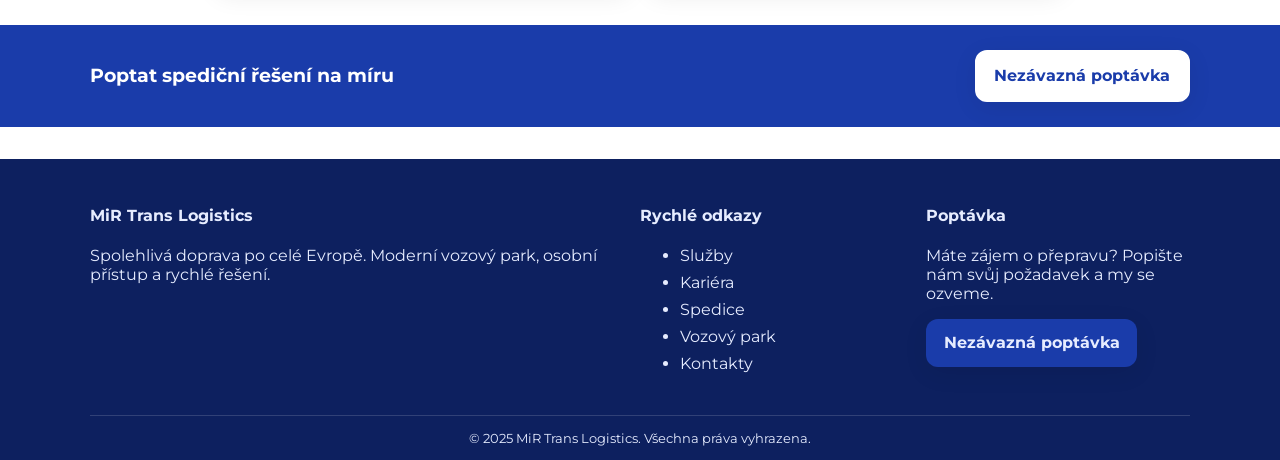
<file: spedice.html>
<!DOCTYPE html>
<html lang="cs">
<head>
  <meta charset="UTF-8" />
  <meta name="viewport" content="width=device-width, initial-scale=1" />
  <title>Spedice | MiR Trans Logistics</title>
  <meta name="description" content="Spediční činnost MiR Trans: plánování přeprav v EU, výběr dopravců, dohled nad kvalitou a termíny, kompletní dokumentace. Profesionální a flexibilní přístup." />
  <link rel="canonical" href="https://mir-trans.cz/spedice.html" />
  <link rel="icon" type="image/png" sizes="32x32" href="assets/img/favicon-32.png" />
  <link rel="apple-touch-icon" href="assets/img/apple-touch-icon.png" />
  <meta property="og:type" content="website" />
  <meta property="og:title" content="Spedice | MiR Trans Logistics" />
  <meta property="og:description" content="Spediční činnost MiR Trans: plánování přeprav, výběr dopravců, dohled nad kvalitou a termíny." />
  <meta property="og:url" content="https://mir-trans.cz/spedice.html" />
  <meta property="og:image" content="https://mir-trans.cz/assets/img/logo.jpg" />
  <link rel="preconnect" href="https://fonts.googleapis.com">
  <link rel="preconnect" href="https://fonts.gstatic.com" crossorigin>
  <link href="https://fonts.googleapis.com/css2?family=Montserrat:wght@400;600;700&display=swap" rel="stylesheet">
  <link rel="stylesheet" href="assets/css/styles.css">
  <!-- Google tag (gtag.js) -->
  <script async src="https://www.googletagmanager.com/gtag/js?id=G-376C7PRE7V"></script>
  <script>
    window.dataLayer = window.dataLayer || [];
    function gtag(){dataLayer.push(arguments);}
    gtag("js", new Date());
    gtag("config", "G-376C7PRE7V");
  </script>
</head>
<body>

<header class="site-header">
  <div class="container header-inner">
    <a href="index.html" class="brand">
      <img src="assets/img/logo.jpg" alt="MiR Trans logo" />
      <div class="brand-text">
        <span class="brand-name">MiR Trans</span>
        <span class="brand-tagline">Logistics</span>
      </div>
    </a>
    <nav class="nav">
      <input type="checkbox" id="nav-toggle">
      <label for="nav-toggle" class="burger" aria-label="Otevřít menu">&#9776;</label>
      <ul class="nav-list">
        <li><a href="index.html">Domů</a></li>
        <li class="has-sub">
          <a href="sluzby.html">Služby</a>
          <ul class="sub">
            <li><a href="sluzby-mezinarodni.html">Mezinárodní přeprava</a></li>
            <li><a href="sluzby-celovozova.html">Celovozová (FTL)</a></li>
            <li><a href="sluzby-zberna.html">Sběrná služba</a></li>
            <li><a href="sluzby-expresni.html">Expresní přeprava</a></li>
            <li><a href="sluzby-skladovani.html">Skladování & logistika</a></li>
            <li><a href="spedice.html">Spedice</a></li>
          </ul>
        </li>
        <li><a href="spedice.html" class="btn btn-light">Spedice</a></li>
        <li><a href="vozovy-park.html">Vozový park</a></li>
        <li><a href="kariera.html">Kariéra</a></li>
        <li><a href="kontakty.html">Kontakty</a></li>
        <li><a href="kontakt.html" class="btn">Nezávazná poptávka</a></li>
      </ul>
    </nav>
  </div>
</header>

<!-- HERO s fotkou + overlay -->
<section class="sped-hero">
  <div class="container sped-hero-inner">
    <div class="sped-hero-text">
      <h1>Spedice bez stresu</h1>
      <p>
        Profesionální spediční řízení přeprav v rámci EU. 
        Vybereme správného dopravce, pohlídáme termíny a držíme vás v obraze.
      </p>
      <div class="hero-cta">
        <a class="btn" href="kontakt.html">Nezávazná poptávka</a>
        <a class="btn btn-outline" href="sluzby.html">Naše služby</a>
      </div>
    </div>

    <div class="sped-hero-badges">
      <div class="sped-badge">Rychlá operativa</div>
      <div class="sped-badge">Prověření dopravci</div>
      <div class="sped-badge">Kontrola termínů</div>
      <div class="sped-badge">Kompletní dokumentace</div>
    </div>
  </div>
</section>

<!-- 3 feature karty -->
<section class="container sped-section">
  <header class="section-head">
    <h2>Co spedičně řešíme za vás</h2>
    <p class="sub">
      Spedice není „jen poslat auto“. Je to řízení celé přepravy od A do Z.
    </p>
  </header>

  <div class="feature-grid">
    <article class="feature-card">
      <div class="feature-top">
        <h3>Plánování přepravy</h3>
      </div>
      <p>
        Navrhneme trasu, typ přepravy a ideální časové okno. 
        Když je potřeba, řešíme i konsolidaci a cross-dock.
      </p>
      <ul class="mini-list">
        <li>volba trasy a kapacity</li>
        <li>sběrné i celovozové zásilky</li>
        <li>optimalizace nákladů</li>
      </ul>
    </article>

    <article class="feature-card">
      <div class="feature-top">
        <h3>Výběr dopravce</h3>
      </div>
      <p>
        Vybereme dopravce podle ceny, spolehlivosti a dostupnosti. 
        Nepustíme do přepravy nikoho, komu nevěříme.
      </p>
      <ul class="mini-list">
        <li>prověření partneři v EU</li>
        <li>rychlé nasazení vozidla</li>
        <li>citlivé i urgentní zboží</li>
      </ul>
    </article>

    <article class="feature-card">
      <div class="feature-top">
        <h3>Dohled & dokumentace</h3>
      </div>
      <p>
        Hlídáme termíny, řešíme papíry, informujeme vás o stavu zásilky.
        Když se něco pokazí, nečekáme – řešíme.
      </p>
      <ul class="mini-list">
        <li>kompletní CMR a doprovodné doklady</li>
        <li>průběžné info o zásilce</li>
        <li>operativní řešení problémů</li>
      </ul>
    </article>
  </div>
</section>

<!-- Jak probíhá spedice – timeline -->
<section class="sped-steps-wrap">
  <div class="container sped-section">
    <header class="section-head">
      <h2>Jak spedice probíhá</h2>
      <p class="sub">Jednoduše, rychle a přehledně.</p>
    </header>


    <div class="steps container">
      <div class="step">
        <div class="step-no">1</div>
        <h4>Poptávka</h4>
        <p>Pošlete parametry zásilky a termín. Ozveme se obratem.</p>
      </div>
      <div class="step">
        <div class="step-no">2</div>
        <h4>Návrh řešení</h4>
        <p>Navrhneme trasu, typ přepravy a cenu. Potvrdíte.</p>
      </div>
      <div class="step">
        <div class="step-no">3</div>
        <h4>Zajištění vozidla</h4>
        <p>Vybereme dopravce, domluvíme nakládku a vykládku.</p>
      </div>
      <div class="step">
        <div class="step-no">4</div>
        <h4>Dohled & report</h4>
        <p>Hlídáme průběh a posíláme vám info. Vše dokumentujeme.</p>
      </div>
      <div class="step">
        <div class="step-no">5</div>
        <h4>Doručení</h4>
        <p>Zásilka dorazí. Vy dostanete finální potvrzení.</p>
      </div>
    </div>
  </div>
</section>

<!-- Proč MiR Trans – hezčí dvoukarty -->
<section class="container sped-section">
  <div class="why-grid">
    <article class="whyy-card">
      <h3>Proč MiR Trans</h3>
      <ul class="checklist tight">
        <li><strong>Rychlost a flexibilita</strong> – expresní reakce a jasná komunikace</li>
        <li><strong>Spolehlivost</strong> – léta zkušeností a prověření partneři</li>
        <li><strong>Transparentnost</strong> – víte, kde je vaše zásilka</li>
        <li><strong>Jistota termínu</strong> – hlídáme klíčové milníky</li>
      </ul>
    </article>

    <article class="whyy-card alt">
      <h3>Co od nás čekat</h3>
      <p>
        Zajistíme přepravy v rámci České republiky i celé EU – celovozové, sběrné i expresní.
        Vy řešíte svůj byznys, my řešíme to, aby se zásilka dostala tam, kam má.
      </p>

      <div class="stats-strip">
        <div class="stat">
          <div class="stat-big">EU</div>
          <div class="stat-sub">celá Evropa</div>
        </div>
        <div class="stat">
          <div class="stat-big">24/7</div>
          <div class="stat-sub">operativa</div>
        </div>
        <div class="stat">
          <div class="stat-big">15+</div>
          <div class="stat-sub">let praxe</div>
        </div>
      </div>
    </article>
  </div>
</section>

<!-- CTA strip -->
<section class="cta-strip">
  <div class="container cta-inner">
    <h3>Poptat spediční řešení na míru</h3>
    <a class="btn btn-light" href="kontakt.html">Nezávazná poptávka</a>
  </div>
</section>

<footer class="site-footer">
  <div class="container footer-grid">
    <div>
      <h4>MiR Trans Logistics</h4>
      <p>Spolehlivá doprava po celé Evropě. Moderní vozový park, osobní přístup a rychlé řešení.</p>
    </div>
    <div>
      <h4>Rychlé odkazy</h4>
      <ul>
        <li><a href="sluzby.html">Služby</a></li>
        <li><a href="kariera.html">Kariéra</a></li>
        <li><a href="spedice.html">Spedice</a></li>
        <li><a href="vozovy-park.html">Vozový park</a></li>
        <li><a href="kontakty.html">Kontakty</a></li>
      </ul>
    </div>
    <div>
      <h4>Poptávka</h4>
      <p>Máte zájem o přepravu? Popište nám svůj požadavek a my se ozveme.</p>
      <a class="btn" href="kontakt.html">Nezávazná poptávka</a>
    </div>
  </div>
  <div class="container footer-bottom">
    <small>&copy; 2025 MiR Trans Logistics. Všechna práva vyhrazena.</small>
  </div>
</footer>

</body>
</html>
</file>
<file: assets/css/styles.css>
/* ========================= */
/* CSS VARIABLES              */
/* ========================= */

:root {
  --brand:        #1a3caa;
  --brand-2:      #7ec8e3;
  --text:         #2b2b2b;
  --bg:           #ffffff;
  --card:         #f6f8ff;
  --line:         #e5e8f0;
  --shadow:       0 6px 24px rgba(0, 0, 0, 0.08);
  --shadow-hover: 0 16px 40px rgba(9, 22, 80, 0.12);
  --color-muted:  #555;
}

/* ========================= */
/* RESET / BASE               */
/* ========================= */

* { box-sizing: border-box; }

html,
body {
  margin: 0;
  padding: 0;
  font-family: Montserrat, system-ui, -apple-system, Segoe UI, Roboto, Arial, sans-serif;
  color: var(--text);
  background: var(--bg);
}

img {
  max-width: 100%;
  display: block;
}

a {
  color: var(--brand);
  text-decoration: none;
}

ul li { margin: 8px 0; }

.container {
  width: min(1100px, 92%);
  margin-inline: auto;
}

/* ========================= */
/* BUTTONS                    */
/* ========================= */

.btn {
  display: inline-block;
  padding: 0.9rem 1.1rem;
  border-radius: 0.75rem;
  background: var(--brand);
  color: #fff;
  font-weight: 700;
  box-shadow: var(--shadow);
  transition: 0.2s;
}

.btn:hover { transform: translateY(-1px); }

.btn-outline {
  background: transparent;
  border: 2px solid var(--brand);
  color: var(--brand);
}

.btn-light {
  background: #fff;
  color: var(--brand);
  border: 2px solid #fff;
}

/* ========================= */
/* TRANSPARENTNÍ HORNÍ LIŠTA  */
/* ========================= */

.site-header {
  position: fixed;
  top: 0;
  width: 100%;
  backdrop-filter: blur(14px) saturate(160%);
  -webkit-backdrop-filter: blur(14px) saturate(160%);
  background: rgba(255, 255, 255, 0.22); /* polopropustné */
  z-index: 1000;
}

/* aby se obsah neposouval pod lištu */
body { padding-top: 72px; }

.header-inner {
  display: flex;
  align-items: center;
  justify-content: space-between;
  gap: 1rem;
  padding: 0.6rem 0;
}

.brand {
  display: flex;
  align-items: center;
  gap: 0.8rem;
}

.brand img {
  width: 56px;
  height: auto;
  border-radius: 0.5rem;
}

.brand-text {
  display: flex;
  flex-direction: column;
  line-height: 1;
}

.brand-name {
  font-weight: 800;
  color: var(--brand);
}

.brand-tagline {
  font-size: 0.8rem;
  color: var(--color-muted);
}

#nav-toggle { display: none; }

.nav .burger {
  display: none;
  font-size: 1.8rem;
  cursor: pointer;
}

.nav-list {
  display: flex;
  align-items: center;
  gap: 1rem;
  list-style: none;
  margin: 0;
  padding: 0;
}

.nav-list .btn { padding: 0.6rem 0.9rem; }

/* ========================= */
/* NAV – SUBMENU              */
/* ========================= */

.has-sub { position: relative; }

.has-sub > a {
  position: relative;
  padding-right: 1.2rem;
}

.has-sub > a::after {
  content: "▾";
  position: absolute;
  right: 0;
  top: 50%;
  transform: translateY(-50%);
  font-size: 0.8rem;
  opacity: 0.7;
}

.has-sub .sub {
  display: none;
  position: absolute;
  top: calc(100% + 8px);
  left: 0;
  background: #fff;
  border: 1px solid var(--line);
  border-radius: 0.75rem;
  box-shadow: var(--shadow);
  padding: 0.4rem;
  min-width: 240px;
  z-index: 25;
  list-style: none;
}

.has-sub:hover .sub,
.has-sub:focus-within .sub { display: block; }

/* hover bridge – prevents gap from closing submenu */
.has-sub::after {
  content: "";
  position: absolute;
  left: 0;
  right: 0;
  top: 100%;
  height: 12px;
}

.has-sub .sub li a {
  display: block;
  padding: 0.6rem 0.8rem;
  border-radius: 0.5rem;
}

.has-sub .sub li a:hover { background: var(--card); }

@media (max-width: 900px) {
  .nav .burger { display: block; }

  .nav-list {
    position: fixed;
    inset: 64px 0 auto 0;
    flex-direction: column;
    background: #fff;
    padding: 1rem;
    border-top: 1px solid var(--line);
    display: none;
  }

  #nav-toggle:checked ~ .nav-list { display: flex; }

  .has-sub .sub {
    position: static;
    border: none;
    box-shadow: none;
    padding: 0;
    display: block;
    min-width: unset;
  }
}

/* ========================= */
/* HERO (homepage)            */
/* ========================= */

.hero {
  position: relative;
  color: #fff;
  background:
    linear-gradient(
      90deg,
      rgba(26, 60, 170, 0.62) 0%,
      rgba(26, 60, 170, 0.35) 38%,
      rgba(26, 60, 170, 0.08) 68%,
      rgba(26, 60, 170, 0.00) 100%
    ),
    url("../img/IMG_0649.jpeg") center/cover no-repeat;
  padding-top: 3.6rem;
}

/* Obsah nad overlayem + grid layout */
.hero-inner {
  position: relative;
  z-index: 1;
  display: grid;
  grid-template-columns: 1.2fr 0.8fr;
  gap: 2rem;
  align-items: center;
  padding: 2.2rem 0;
}

/* Ten problémový odstavec – dostane podklad */
.hero-copy p {
  max-width: 34rem;
  background: linear-gradient(
    to right,
    rgba(42, 72, 221, 0.1),
    rgba(76, 101, 228, 0.05)
  );
  padding: 0.75rem 1rem;
  border-radius: 0.75rem;
  margin-top: 0.75rem;
  line-height: 1.5;
  backdrop-filter: blur(2px);
}

.hero p {
  color: #fff;
  text-shadow: 0 4px 14px rgba(0, 0, 0, 0.35);
}

/* CTA v hero – aby secondary button nezanikl */
.hero .btn-light {
  background: rgba(255, 255, 255, 0.92);
  color: var(--brand);
  border: 2px solid rgba(255, 255, 255, 0.92);
  box-shadow: 0 6px 24px rgba(0, 0, 0, 0.18);
}

.hero .btn-light:hover { background: #fff; }

/* Pilíře v hero – lehce průsvitné */
.hero .pill {
  background: rgba(255, 255, 255, 0.95);
  border: 1px solid rgba(255, 255, 255, 0.9);
  box-shadow: 0 6px 18px rgba(0, 0, 0, 0.18);
}

.hero .pill span { color: #0d205f; }

.hero .info-box {
  background: rgba(255, 255, 255, 0.96);
  border: 1px solid rgba(255, 255, 255, 0.9);
  box-shadow: 0 10px 26px rgba(0, 0, 0, 0.20);
}

/* ========================= */
/* DARK HERO .btn-outline     */
/* Shared across all hero-on-dark contexts */
/* ========================= */

.hero .btn-outline,
.sped-hero .btn-outline,
.career-hero-text .btn-outline,
.service-hero .btn-outline {
  background: rgba(255, 255, 255, 0.08);
  border: 2px solid rgba(255, 255, 255, 0.22);
  color: #fff;
  box-shadow: 0 6px 20px rgba(0, 0, 0, 0.22);
  backdrop-filter: blur(6px);
  -webkit-backdrop-filter: blur(6px);
  transition: 0.22s ease;
}

.hero .btn-outline:hover,
.sped-hero .btn-outline:hover,
.career-hero-text .btn-outline:hover,
.service-hero .btn-outline:hover {
  background: rgba(255, 255, 255, 0.22);
  border-color: rgba(255, 255, 255, 0.35);
  transform: translateY(-2px);
}

.hero .btn-outline:active,
.sped-hero .btn-outline:active,
.career-hero-text .btn-outline:active,
.service-hero .btn-outline:active {
  transform: translateY(0);
}

.hero h1 {
  font-size: clamp(1.8rem, 3.2vw, 2.6rem);
  margin: 0.2rem 0 1rem;
}

.hero-cta {
  display: flex;
  gap: 0.8rem;
  margin-top: 1rem;
}

.pillars {
  display: grid;
  grid-template-columns: 1fr 1fr;
  gap: 0.6rem;
}

.pill {
  background: #fff;
  border: 1px solid var(--line);
  border-radius: 999px;
  padding: 0.7rem 1rem;
  box-shadow: var(--shadow);
  text-align: center;
}

.pill span { font-weight: 600; }

/* ========================= */
/* SERVICES                   */
/* ========================= */

.services,
.services-index {
  padding: 2.5rem 0;
  background: linear-gradient(180deg, #f2f6ff, #fff);
}

/* Kontejner pro karty služeb */
.services .cards {
  display: grid;
  grid-template-columns: repeat(6, 1fr);
  gap: 1rem;
  margin-top: 1rem;
}

/* Jednotlivá karta */
.services .card {
  flex: 0 1 260px;
  max-width: 280px;
  text-align: left;
}

.cards > .card {
  grid-column: span 2;
}

.cards > .card:nth-child(4) {
  grid-column: 2 / span 2;
}

.cards > .card:nth-child(5) {
  grid-column: 4 / span 2;
}

.card {
  background: #fff;
  border: 1px solid var(--line);
  border-radius: 1rem;
  padding: 1.1rem;
  box-shadow: var(--shadow);
  display: flex;
  flex-direction: column;
  transition: transform 0.18s ease, box-shadow 0.18s ease;
}

.card:hover {
  transform: translateY(-3px);
  box-shadow: var(--shadow-hover);
}

.card-footer {
  margin-top: auto;
  display: flex;
  justify-content: space-between;
  gap: 1rem;
}

/* Kontejner – karty se chovají jak inline-blocky, ale centrované */
.cards-index {
  margin-top: 1rem;
  text-align: center;
}

/* Jednotlivá služba = „dlaždice" */
.card-index {
  display: inline-block;
  vertical-align: top;
  width: 260px;
  margin: 0.5rem;

  text-align: left;
  background: #fff;
  border: 1px solid var(--line);
  border-radius: 1rem;
  padding: 1.1rem;
  box-shadow: var(--shadow);
  position: relative;
  overflow: hidden;
  transition: transform 0.18s ease, box-shadow 0.18s ease, border-color 0.18s ease;
}

.card-index:hover {
  transform: translateY(-3px);
  box-shadow: var(--shadow-hover);
  border-color: rgba(26, 60, 170, 0.22);
}

@media (max-width: 700px) {
  .card-index {
    width: 100%;
    max-width: 100%;
    margin: 0.4rem 0;
  }
}

/* ========================= */
/* FLEET / VOZOVÝ PARK        */
/* ========================= */

.fleet-highlight {
  background: var(--card);
  padding: 2rem 0;
  border-top: 1px solid var(--line);
  border-bottom: 1px solid var(--line);
}

.fleet-inner {
  display: grid;
  grid-template-columns: 1fr 1fr;
  gap: 1.5rem;
  align-items: start;
}

.checklist {
  list-style: none;
  padding: 0;
  margin: 0;
}

.checklist li {
  padding-left: 1.6rem;
  position: relative;
  margin: 1.7rem 0;
}

.checklist li::before {
  content: "✓";
  position: absolute;
  left: 0.2rem;
  color: var(--brand);
}

.checklist.tight li { margin: 0.9rem 0; }

.cta-strip {
  background: var(--brand);
  color: #fff;
  padding: 1.3rem 0;
}

.cta-inner {
  display: flex;
  align-items: center;
  justify-content: space-between;
  gap: 1rem;
}

.page-hero {
  background: #f7f9ff;
  border-bottom: 1px solid var(--line);
  padding: 1.2rem 0;
}

.two-col {
  display: grid;
  grid-template-columns: 1.2fr 0.8fr;
  gap: 1.2rem;
  padding: 1.4rem 0;
}

.info-box {
  background: #fff;
  border: 1px solid var(--line);
  border-radius: 1rem;
  padding: 1rem;
  box-shadow: var(--shadow);
}

.fleet-grid {
  display: grid;
  grid-template-columns: repeat(auto-fit, minmax(260px, 1fr));
  gap: 1rem;
  margin: 1.2rem 0;
}

.vehicle {
  background: #fff;
  border: 1px solid var(--line);
  border-radius: 1rem;
  padding: 1rem;
  box-shadow: var(--shadow);
}

.specs {
  list-style: none;
  padding: 0;
  margin: 0;
}

.note { color: var(--color-muted); }

/* --- HERO FOTO --- */
.fleet-hero-gallery {
  width: 100%;
  margin: 2rem 0 3rem;
}

.fleet-hero-img {
  width: 100%;
  height: 420px;
  box-shadow: var(--shadow);
}

.fleet-hero-img img {
  width: 100%;
  height: 100%;
  object-fit: cover;
  object-position: center 30%;
}

/* --- NOVÉ FLEET KARTY --- */

.fleet-section { margin-top: 1rem; }

.fleet-title {
  font-size: 1.8rem;
  margin-bottom: 1.2rem;
  font-weight: 700;
}

.fleet-new-grid {
  display: grid;
  grid-template-columns: repeat(auto-fit, minmax(320px, 1fr));
  gap: 1.4rem;
}

.fleet-cardy {
  background: #fff;
  border-radius: 1rem;
  border: 1px solid var(--line);
  box-shadow: var(--shadow);
  overflow: hidden;
  display: flex;
  flex-direction: column;
}

.fleet-photo,
.fleet-photo-velko {
  image-rendering: auto;
  width: 100%;
  aspect-ratio: 16/9;
  object-fit: contain;
}

.fleet-photo img,
.fleet-photo-velko img {
  width: 100%;
  height: 100%;
  object-fit: cover;
}

.fleet-photo-velko img { object-position: center 25%; }

.fleet-content {
  padding: 1.1rem 1.2rem;
}

.fleet-content h3 {
  margin: 0 0 0.4rem;
  font-size: 1.3rem;
}

.fleet-content ul {
  margin: 0.5rem 0 0;
  padding-left: 1.2rem;
}

.fleet-content ul li { margin: 0.25rem 0; }

/* --- GALERIE --- */

.gallery-sub {
  margin-bottom: 1rem;
  color: var(--color-muted);
}

/* --- LIGHTBOX --- */

.lightbox {
  position: fixed;
  inset: 0;
  background: rgba(0, 0, 0, 0.85);
  display: none;
  justify-content: center;
  align-items: center;
  z-index: 200;
}

.lightbox img {
  max-width: 92%;
  max-height: 92%;
  border-radius: 0.8rem;
  box-shadow: 0 10px 40px rgba(0, 0, 0, 0.4);
}

/* ========================= */
/* PROC MY / WHY US          */
/* ========================= */

.why-us {
  padding: 2.5rem 0 1.5rem;
  background: #fff;
}

.why-intro {
  max-width: 40rem;
  margin-bottom: 1.5rem;
}

.why-grid {
  display: flex;
  flex-wrap: wrap;
  gap: 1rem;
  justify-content: center;
  max-width: 850px;
  margin-inline: auto;
}

.why-card {
  flex: 1 1 220px;
  max-width: 260px;
  background: #f7f9ff;
  border-radius: 1rem;
  padding: 1rem 1.1rem;
  border: 1px solid rgba(26, 60, 170, 0.06);
  box-shadow: 0 10px 26px rgba(9, 22, 80, 0.06);
}

.why-card h3 {
  margin: 0 0 0.3rem;
  font-size: 1rem;
}

.why-card p {
  margin: 0;
  font-size: 0.9rem;
  color: var(--color-muted);
}

@media (max-width: 700px) {
  .why-card { max-width: 100%; }
}

/* ========================= */
/* FLASH / TURNSTILE          */
/* ========================= */

.cf-turnstile { margin: 1rem 0; }

.flash {
  padding: 0.8rem 1rem;
  border-radius: 0.8rem;
  margin: 1rem 0;
}

.flash.ok  { background: #e9fff0; border: 1px solid #b7f0c7; }
.flash.err { background: #fff0f0; border: 1px solid #f2b6b6; }

/* ========================= */
/* COVERAGE / KDE JEZDÍME    */
/* ========================= */

.coverage {
  padding: 2.6rem 0;
  color: #fff;
  background:
    radial-gradient(circle at 18% 28%, rgba(126, 200, 227, 0.18) 0, transparent 45%),
    radial-gradient(circle at 82% 78%, rgba(126, 200, 227, 0.10) 0, transparent 55%),
    linear-gradient(135deg, rgb(12, 35, 104) 0%, #0e2a75 55%, #0e205e 100%);
  border-top: 1px solid rgba(255, 255, 255, 0.08);
  border-bottom: 1px solid rgba(255, 255, 255, 0.08);
}

.coverage-inner {
  display: grid;
  grid-template-columns: 0.95fr 1.05fr;
  gap: 1.8rem;
  align-items: center;
}

.coverage-copy h2 {
  margin: 0 0 0.5rem;
  font-size: clamp(1.6rem, 2.4vw, 2.1rem);
}

.coverage-copy p {
  margin: 0 0 0.9rem;
  max-width: 52ch;
  color: rgba(245, 248, 255, 0.92);
  line-height: 1.55;
}

.coverage-list {
  margin: 0 0 1.2rem;
  padding-left: 1.1rem;
  color: rgba(245, 248, 255, 0.92);
}

.coverage-actions {
  display: flex;
  gap: 0.7rem;
  flex-wrap: wrap;
}

/* Stage pre mapu */
.coverage-stage {
  position: relative;
  min-height: 430px;
  border-radius: 1.2rem;
  overflow: hidden;
  background: rgba(255, 255, 255, 0.06);
  border: 1px solid rgba(255, 255, 255, 0.14);
  box-shadow: 0 18px 55px rgba(0, 0, 0, 0.25);
}

/* jemná mřížka + texturka */
.coverage-stage::before {
  content: "";
  position: absolute;
  inset: 0;
  pointer-events: none;
  opacity: 0.12;
  background:
    linear-gradient(rgba(255, 255, 255, 0.12) 1px, transparent 1px),
    linear-gradient(90deg, rgba(255, 255, 255, 0.12) 1px, transparent 1px);
  background-size: 34px 34px;
}

.coverage-layer {
  position: absolute;
  inset: 0;
}

.coverage-fade {
  position: absolute;
  inset: 0;
  pointer-events: none;
  background:
    radial-gradient(circle at 50% 50%, transparent 55%, rgba(7, 20, 58, 0.55) 100%);
}

@media (max-width: 900px) {
  .coverage-inner { grid-template-columns: 1fr; }
  .coverage-stage { min-height: 360px; }
}

#mapViewport {
  position: relative;
  overflow: hidden;
}

#mapContent {
  transform-origin: 0 0;
  will-change: transform;
}

#mapTooltip {
  position: absolute;
  pointer-events: none;
}

/* interakce se státy */
.eu-map [id] {
  cursor: pointer;
  transition: fill 0.15s ease, stroke 0.15s ease, opacity 0.15s ease;
}

.eu-map [id]:hover {
  opacity: 0.9;
  stroke-width: 0.6px;
  transform: translateY(-2px);
}

.eu-map .is-selected {
  stroke-width: 1.2px;
  opacity: 1;
}

/* tooltip */
.map-tooltip {
  position: absolute;
  z-index: 10;
  pointer-events: none;
  padding: 0.35rem 0.55rem;
  border-radius: 0.6rem;
  background: rgba(20, 20, 20, 0.92);
  color: #fff;
  font-size: 0.5rem;
  line-height: 1.1;
  transform: translate(-50%, calc(-100% - 10px));
  white-space: nowrap;
  opacity: 0;
  transition: opacity 0.1s ease;
}

.map-tooltip.is-visible { opacity: 1; }

.eu-map #CZ { fill: url(#flag-CZ); }
.eu-map #DE { fill: url(#flag-DE); }
.eu-map #BE { fill: url(#flag-BE); }
.eu-map #NL { fill: url(#flag-NL); }
.eu-map #LU { fill: url(#flag-LU); }

/* ========================= */
/* BIG CARD RAIL (HIGHLIGHTS) */
/* ========================= */

.big-rail__head { margin-bottom: 1rem; }
.big-rail__sub { margin: 0.4rem 0 0; color: var(--color-muted); max-width: 52rem; }

.rail {
  position: relative;
  overflow: hidden;
  border: 1px solid var(--line);
  box-shadow: var(--shadow);
  background: #fff;
}

/* fade okraje – ať to vypadá "premium" */
.rail::before,
.rail::after {
  content: "";
  position: absolute;
  top: 0; bottom: 0;
  width: 120px;
  z-index: 5;
  pointer-events: none;
}

.rail::before { left: 0;  background: linear-gradient(90deg, #fff, rgba(255, 255, 255, 0)); }
.rail::after  { right: 0; background: linear-gradient(270deg, #fff, rgba(255, 255, 255, 0)); }

.rail__track {
  display: flex;
  gap: 16px;
  padding: 16px;
  width: 100%;
  overflow-x: auto;
  scroll-snap-type: x mandatory;
  scrollbar-width: none;
}

.rail__track::-webkit-scrollbar { display: none; }

/* velká karta */
.rail-card {
  flex: 0 0 auto;
  width: min(920px, 86vw);
  min-height: 420px;
  border-radius: 1.25rem;
  border: 1px solid rgba(26, 60, 170, 0.10);
  background: #fff;
  box-shadow: 0 18px 55px rgba(9, 22, 80, 0.10);
  overflow: hidden;
  scroll-snap-align: start;
  transition: transform 0.18s ease, box-shadow 0.18s ease, border-color 0.18s ease;
}

.rail-card:hover {
  transform: translateY(-2px);
  border-color: rgba(26, 60, 170, 0.20);
  box-shadow: 0 22px 70px rgba(9, 22, 80, 0.14);
}

.rail-card__top {
  display: flex;
  align-items: center;
  justify-content: space-between;
  gap: 0.8rem;
  padding: 14px 16px;
  border-bottom: 1px solid rgba(26, 60, 170, 0.08);
  background: linear-gradient(180deg, #ffffff, #fbfcff);
}

.rail-chip {
  display: inline-flex;
  padding: 0.22rem 0.8rem;
  border-radius: 999px;
  background: rgba(26, 60, 170, 0.08);
  border: 1px solid rgba(26, 60, 170, 0.12);
  color: var(--brand);
  font-size: 0.78rem;
  font-weight: 800;
  letter-spacing: 0.02em;
}

.rail-meta { color: #5a5a5a; font-size: 0.88rem; }

.rail-card--network { background: #fff; }
.rail-card--routes  { background: linear-gradient(135deg, #ffffff, #f7f9ff); }
.rail-card--fleet   { background: linear-gradient(135deg, #ffffff, #f2f6ff); }
.rail-card--cta     { background: linear-gradient(135deg, #ffffff, rgba(126, 200, 227, 0.12)); }

/* --- NETWORK karta --- */
.rail-card--network .why-network {
  height: 360px;
  margin: 16px;
  border-radius: 1.1rem;
}

/* --- ROUTES karta (split) --- */
.rail-split {
  display: grid;
  grid-template-columns: 1fr 1fr;
  gap: 16px;
  padding: 16px;
  align-items: stretch;
}

.rail-copy h3 { margin: 0 0 0.4rem; }
.rail-copy p  { margin: 0 0 0.8rem; color: var(--color-muted); max-width: 52ch; }

/* když jede auto-scroll, vypni snap (jinak to může cukat) */
.rail.is-auto .rail__track {
  scroll-snap-type: none !important;
}

.rail-bullets {
  list-style: none;
  padding: 0;
  margin: 0;
}

.rail-bullets li {
  position: relative;
  padding-left: 1.2rem;
  margin: 0.35rem 0;
  color: #333;
}

.rail-bullets li::before {
  content: "•";
  position: absolute;
  left: 0.2rem;
  color: var(--brand);
}

.rail-map .routes-map-card { padding: 0; border: none; box-shadow: none; }
.rail-map .routes-map {
  border-radius: 1rem;
  border: 1px solid rgba(26, 60, 170, 0.10);
}
.rail-map .routes-legend { margin-top: 0.6rem; }

/* --- FLEET karta --- */
.fleet-card {
  display: grid;
  grid-template-columns: 1.2fr 0.8fr;
  gap: 16px;
  padding: 16px;
  align-items: start;
}

.fleet-card__left h3 { margin: 0 0 0.4rem; }
.fleet-card__left p  { margin: 0 0 1rem; color: var(--color-muted); max-width: 54ch; }

.fleet-stats {
  display: grid;
  grid-template-columns: repeat(3, 1fr);
  gap: 10px;
  margin-bottom: 1rem;
}

.fleet-stat {
  background: rgba(255, 255, 255, 0.75);
  border: 1px solid rgba(26, 60, 170, 0.10);
  border-radius: 1rem;
  padding: 0.65rem 0.6rem;
  text-align: center;
}

.fleet-stat b    { display: block; color: var(--brand); font-size: 1.2rem; }
.fleet-stat span { display: block; color: var(--color-muted); font-size: 0.82rem; }

.fleet-card__right {
  list-style: none;
  margin: 0;
  padding: 0;
  border-radius: 1rem;
  border: 1px solid rgba(26, 60, 170, 0.10);
  background: rgba(255, 255, 255, 0.75);
}

.fleet-card__right li {
  padding: 0.85rem 0.9rem;
  border-bottom: 1px solid rgba(26, 60, 170, 0.08);
}

.fleet-card__right li:last-child { border-bottom: none; }

/* --- CTA karta --- */
.cta-card { padding: 18px 16px 20px; }
.cta-card h3 { margin: 0 0 0.4rem; font-size: 1.5rem; }
.cta-card p  { margin: 0 0 1rem; color: var(--color-muted); max-width: 58ch; }

.cta-card__actions { display: flex; gap: 10px; flex-wrap: wrap; }

.cta-card__note {
  margin-top: 1.1rem;
  display: flex;
  align-items: center;
  gap: 10px;
  color: #444;
  background: rgba(255, 255, 255, 0.7);
  border: 1px solid rgba(26, 60, 170, 0.10);
  border-radius: 1rem;
  padding: 0.8rem 0.9rem;
}

.cta-card__note .dot {
  width: 10px; height: 10px;
  border-radius: 999px;
  background: rgba(26, 60, 170, 0.55);
}

@media (max-width: 900px) {
  .rail-split, .fleet-card { grid-template-columns: 1fr; }
  .rail::before, .rail::after { display: none; }
}

/* ========================= */
/* ROUTES / MAPA EVROPY      */
/* ========================= */

.routes {
  padding: 2rem 0 2.5rem;
  background: linear-gradient(180deg, #f2f6ff, #ffffff);
  border-top: 1px solid var(--line);
}

.routes-inner {
  display: grid;
  grid-template-columns: minmax(0, 1.1fr) minmax(0, 1.3fr);
  gap: 1.8rem;
  align-items: center;
}

.routes-copy p { max-width: 30rem; }

.routes-list {
  list-style: none;
  padding: 0;
  margin: 0.8rem 0 0;
}

.routes-list li {
  padding-left: 1.4rem;
  position: relative;
  font-size: 0.9rem;
  margin: 0.2rem 0;
}

.routes-list li::before {
  content: "•";
  position: absolute;
  left: 0.1rem;
  color: var(--brand);
}

.routes-map-card {
  background: #fff;
  border-radius: 1.1rem;
  border: 1px solid var(--line);
  box-shadow: var(--shadow);
  padding: 1rem;
}

.routes-map {
  position: relative;
  border-radius: 0.9rem;
  overflow: hidden;
  aspect-ratio: 4 / 3;
  background:
    radial-gradient(circle at 20% 20%, #dde6ff 0, transparent 50%),
    radial-gradient(circle at 80% 70%, #e4f3ff 0, transparent 55%),
    #e9eefc;
}

/* "piny" na mapě */
.routes-pin {
  position: absolute;
  width: 2.1rem;
  height: 2.1rem;
  border-radius: 999px;
  background: #fff;
  border: 1px solid rgba(26, 60, 170, 0.18);
  box-shadow: 0 6px 18px rgba(9, 22, 80, 0.25);
  display: flex;
  align-items: center;
  justify-content: center;
  font-size: 0.75rem;
  font-weight: 700;
  color: var(--brand);
}

.routes-pin--cz { left: 58%; top: 55%; }
.routes-pin--de { left: 50%; top: 48%; }
.routes-pin--nl { left: 45%; top: 42%; }
.routes-pin--be { left: 46%; top: 50%; }

.routes-legend {
  margin-top: 0.8rem;
  display: flex;
  flex-wrap: wrap;
  gap: 0.4rem;
}

.routes-pill {
  font-size: 0.8rem;
  padding: 0.2rem 0.7rem;
  border-radius: 999px;
  background: #f7f9ff;
  border: 1px solid rgba(26, 60, 170, 0.08);
}

@media (max-width: 900px) {
  .routes-inner { grid-template-columns: 1fr; }
}

/* ========================= */
/* FAQ – akordeon             */
/* ========================= */

.faq {
  padding: 2rem 0 2.5rem;
  background: #fff;
}

.faq-list {
  margin-top: 1rem;
  max-width: 800px;
}

.faq-item {
  border-radius: 0.9rem;
  border: 1px solid rgba(26, 60, 170, 0.12);
  background: #f7f9ff;
  box-shadow: 0 10px 24px rgba(9, 22, 80, 0.04);
  margin-bottom: 0.6rem;
  overflow: hidden;
}

/* tlačítko – otázka */
.faq-question {
  width: 100%;
  padding: 0.7rem 0.9rem;
  border: none;
  background: transparent;
  display: flex;
  align-items: center;
  justify-content: space-between;
  gap: 0.6rem;
  font-size: 0.95rem;
  font-weight: 600;
  cursor: pointer;
}

.faq-icon {
  font-size: 0.85rem;
  opacity: 0.7;
  transition: transform 0.15s ease;
}

/* odpověď – výška animovaná přes max-height */
.faq-answer {
  max-height: 0;
  overflow: hidden;
  padding: 0 0.9rem;
  font-size: 0.9rem;
  color: var(--color-muted);
  transition: max-height 0.22s ease, padding-bottom 0.22s ease;
}

.faq-item.faq-open .faq-answer {
  max-height: 300px;
  padding-bottom: 0.7rem;
}

.faq-item.faq-open .faq-icon { transform: rotate(-180deg); }

.faq-answer p { margin: 0; }

/* ========================= */
/* GALERIE / PHOTO GRID       */
/* ========================= */

.gallery-grid {
  display: grid;
  grid-template-columns: repeat(3, 1fr);
  gap: 0.6rem;
}

@media (max-width: 900px) {
  .gallery-grid { grid-template-columns: 1fr 1fr; }
}

@media (max-width: 600px) {
  .gallery-grid { grid-template-columns: 1fr; }
}

.gallery .ph {
  position: relative;
  overflow: hidden;
  border-radius: 0.75rem;
  height: 480px;
}

.gallery .ph > img {
  position: absolute;
  inset: 0;
  width: 100%;
  height: 100%;
  object-fit: cover;
  object-position: center;
  display: block;
  transform: translateZ(0);
}

@media (max-width: 640px) {
  .gallery .ph { aspect-ratio: 1 / 1; height: auto; }
}

/* Obrázkové boxy s aspect-ratio fallback */
.thumb {
  width: 100%;
  aspect-ratio: 16/9;
  background: #e9eefc;
  border: 1px dashed #bfc9f8;
  border-radius: 0.75rem;
  overflow: hidden;
}

.thumb img {
  width: 100%;
  height: 100%;
  object-fit: cover;
  display: block;
}

@supports not (aspect-ratio: 16/9) {
  .thumb {
    position: relative;
    padding-top: 56.25%;
  }
  .thumb img { position: absolute; inset: 0; }
}

.ph {
  background: #e9eefc;
  border: 1px dashed #bfc9f8;
  border-radius: 0.75rem;
  overflow: hidden;
}

.ph img {
  width: 100%;
  height: 100%;
  object-fit: cover;
  display: block;
  aspect-ratio: 16/9;
}

@supports not (aspect-ratio: 16/9) {
  .ph {
    position: relative;
    padding-top: 56.25%;
  }
  .ph img { position: absolute; inset: 0; }
}

/* =========================
   SPEDICE PAGE
   ========================= */

.sped-hero {
  min-height: 380px;
  display: flex;
  align-items: center;
  background:
    linear-gradient(90deg,
      rgba(26, 60, 170, 0.80) 0%,
      rgba(26, 60, 170, 0.45) 40%,
      rgba(26, 60, 170, 0.12) 70%,
      rgba(26, 60, 170, 0.00) 100%),
    url("../img/spedice-future.jpg") center/cover no-repeat;
  color: #fff;
}

/* =========================
   CAREER PAGE
   ========================= */

.career-hero {
  min-height: 360px;
  display: flex;
  align-items: center;
  background:
    linear-gradient(90deg,
      rgba(26, 60, 170, 0.80) 0%,
      rgba(26, 60, 170, 0.45) 42%,
      rgba(26, 60, 170, 0.12) 72%,
      rgba(26, 60, 170, 0.00) 100%),
    url("../img/vedla.jpeg") center/cover no-repeat;
  color: #fff;
}

/* =========================
   SERVICE SUBPAGES
   ========================= */

.service-hero {
  min-height: 340px;
  display: flex;
  align-items: center;
  background:
    linear-gradient(90deg,
      rgba(26, 60, 170, 0.80) 0%,
      rgba(26, 60, 170, 0.45) 40%,
      rgba(26, 60, 170, 0.12) 70%,
      rgba(26, 60, 170, 0.00) 100%),
    url("../img/hero-truck.jpeg") center/cover no-repeat;
  color: #fff;
}

/* Shared hero inner grid (sped / career / service) */
.sped-hero-inner,
.career-hero-inner,
.service-hero-inner {
  display: grid;
  grid-template-columns: 1.2fr 0.8fr;
  gap: 2rem;
  align-items: center;
}

.sped-hero-inner    { padding: 2.5rem 0; }
.career-hero-inner,
.service-hero-inner { padding: 2.4rem 0; }

/* Shared hero heading */
.sped-hero-text h1,
.career-hero-text h1,
.service-hero-text h1 {
  font-size: clamp(2rem, 3.5vw, 3rem);
  margin: 0 0 0.7rem;
  text-shadow: 0 6px 22px rgba(0, 0, 0, 0.35);
}

/* Shared hero paragraph (individual max-width) */
.sped-hero-text p,
.career-hero-text p,
.service-hero-text p {
  color: rgba(245, 248, 255, 0.95);
  font-size: 1.05rem;
  text-shadow: 0 4px 14px rgba(0, 0, 0, 0.3);
}

.sped-hero-text p    { max-width: 48ch; }
.career-hero-text p  { max-width: 50ch; }
.service-hero-text p { max-width: 52ch; }

/* Shared badge containers */
.sped-hero-badges,
.career-hero-badges,
.service-hero-badges {
  display: grid;
  grid-template-columns: repeat(2, minmax(0, 1fr));
  gap: 0.8rem;
  justify-items: stretch;
}

.sped-hero-badges { align-content: start; }

/* Shared badge pills */
.sped-badge,
.career-badge,
.service-badge {
  width: 100%;
  min-height: 52px;
  padding: 0.75rem 1rem;
  display: flex;
  align-items: center;
  justify-content: center;
  text-align: center;
  line-height: 1.2;
  background: rgba(255, 255, 255, 0.95);
  color: var(--brand);
  font-weight: 700;
  border-radius: 999px;
  box-shadow: 0 6px 16px rgba(0, 0, 0, 0.18);
}

/* sekce nadpis */
.sped-section,
.career-section { padding: 2.2rem 0; }

.section-head h2 {
  margin: 0 0 0.3rem;
  font-size: 1.6rem;
}

.section-head .sub {
  color: var(--color-muted);
  margin: 0;
}

/* feature cards */
.feature-grid {
  display: grid;
  grid-template-columns: repeat(auto-fit, minmax(260px, 1fr));
  gap: 1rem;
  margin-top: 1.1rem;
}

.feature-card {
  background: #fff;
  border: 1px solid var(--line);
  border-radius: 1rem;
  padding: 1.2rem;
  box-shadow: var(--shadow);
  transition: transform 0.18s ease, box-shadow 0.18s ease;
}

.feature-card:hover {
  transform: translateY(-3px);
  box-shadow: var(--shadow-hover);
}

.feature-top {
  display: flex;
  align-items: center;
  gap: 0.6rem;
  margin-bottom: 0.4rem;
}

.feature-icon { font-size: 1.35rem; }

.feature-card h3 {
  margin: 0;
  font-size: 1.2rem;
}

.mini-list {
  margin: 0.6rem 0 0;
  padding-left: 1.2rem;
}

.mini-list li {
  margin: 0.25rem 0;
  color: #333;
}

/* steps / timeline */
.sped-steps-wrap {
  background: linear-gradient(180deg, #f2f6ff, #ffffff);
  border-top: 1px solid var(--line);
  border-bottom: 1px solid var(--line);
}

.steps {
  display: grid;
  grid-template-columns: repeat(6, 1fr);
  gap: 1rem;
  margin-top: 1rem;
}

.steps > .step { grid-column: span 2; }
.steps > .step:nth-child(4) { grid-column: 2 / span 2; }
.steps > .step:nth-child(5) { grid-column: 4 / span 2; }

.step {
  background: #fff;
  border: 1px solid var(--line);
  border-radius: 1rem;
  padding: 1rem 1rem 1.1rem;
  box-shadow: var(--shadow);
  transition: transform 0.18s ease, box-shadow 0.18s ease;
}

.step:hover {
  transform: translateY(-3px);
  box-shadow: var(--shadow-hover);
}

.step-no {
  width: 38px;
  height: 38px;
  border-radius: 999px;
  background: var(--brand);
  color: #fff;
  font-weight: 800;
  display: grid;
  place-items: center;
  margin-bottom: 0.6rem;
}

.step h4 { margin: 0.1rem 0 0.2rem; }

.step p {
  margin: 0;
  color: #444;
}

/* sped why cards (2-column layout) */
.sped-section .why-grid {
  display: grid;
  grid-template-columns: 1fr 1fr;
  gap: 1rem;
}

.whyy-card {
  background: #fff;
  border: 1px solid var(--line);
  border-radius: 1rem;
  padding: 1.2rem;
  box-shadow: var(--shadow);
}

.whyy-card.alt { background: #f7f9ff; }

/* stats strip */
.stats-strip {
  margin-top: 1rem;
  display: grid;
  grid-template-columns: repeat(3, 1fr);
  gap: 0.6rem;
}

.stat {
  background: #fff;
  border: 1px solid var(--line);
  border-radius: 0.9rem;
  padding: 0.8rem;
  text-align: center;
  box-shadow: var(--shadow);
}

.stat-big {
  font-size: 1.4rem;
  font-weight: 800;
  color: var(--brand);
}

.stat-sub {
  font-size: 0.9rem;
  color: var(--color-muted);
}

/* career benefit cards */
.career-feature-grid {
  display: grid;
  grid-template-columns: repeat(auto-fit, minmax(230px, 1fr));
  gap: 1rem;
  margin-top: 1.1rem;
}

.career-feature-card {
  background: #fff;
  border: 1px solid var(--line);
  border-radius: 1rem;
  padding: 1.2rem;
  box-shadow: var(--shadow);
  transition: transform 0.18s ease, box-shadow 0.18s ease;
}

.career-feature-card:hover {
  transform: translateY(-3px);
  box-shadow: var(--shadow-hover);
}

/* job area */
.career-job-wrap {
  background: linear-gradient(180deg, #f2f6ff, #fff);
  border-top: 1px solid var(--line);
  border-bottom: 1px solid var(--line);
}

.career-job-grid {
  display: grid;
  grid-template-columns: 1.3fr 0.7fr;
  gap: 1rem;
}

.career-job-card {
  background: #fff;
  border: 1px solid var(--line);
  border-radius: 1rem;
  padding: 1.3rem;
  box-shadow: var(--shadow);
}

.career-job-card h2 { margin-top: 0; }

.job-split {
  display: grid;
  grid-template-columns: 1fr 1fr;
  gap: 1.2rem;
  margin-top: 1rem;
}

.job-cta {
  display: flex;
  flex-wrap: wrap;
  gap: 0.6rem;
  margin-top: 1rem;
}

.career-side-card {
  background: #fff;
  border: 1px solid var(--line);
  border-radius: 1rem;
  padding: 1.2rem;
  box-shadow: var(--shadow);
  position: sticky;
  top: 96px;
  height: fit-content;
}

.side-stat {
  background: #f7f9ff;
  border: 1px solid var(--line);
  border-radius: 0.9rem;
  padding: 0.8rem;
  text-align: center;
  margin: 0.6rem 0;
}

.career-steps-wrap { background: #fff; }

/* Responsive: hero inner → single column */
@media (max-width: 900px) {
  .sped-hero-inner,
  .career-hero-inner,
  .service-hero-inner { grid-template-columns: 1fr; }

  .career-job-grid { grid-template-columns: 1fr; }
  .job-split       { grid-template-columns: 1fr; }
  .sped-section .why-grid { grid-template-columns: 1fr; }
  .sped-hero-badges { grid-template-columns: 1fr 1fr; }
}

@media (max-width: 520px) {
  .sped-badge,
  .career-badge,
  .service-badge { display: block; } /* stack pills vertically on tiny screens */

  .sped-hero-badges,
  .career-hero-badges,
  .service-hero-badges { grid-template-columns: 1fr; }

  .stats-strip { grid-template-columns: 1fr; }
}

/* ========================= */
/* CONTACTS / FORM / MAP     */
/* ========================= */

.contact-form {
  display: grid;
  gap: 0.9rem;
  max-width: 640px;
}

.contact-form label {
  display: flex;
  flex-direction: column;
  align-items: flex-start;
  gap: 0.25rem;
  font-weight: 600;
  font-size: 0.9rem;
}

.contact-form input,
.contact-form textarea {
  width: 100%;
  padding: 0.75rem;
  border-radius: 0.7rem;
  border: 1px solid var(--line);
  background: #fff;
  font: inherit;
}

.contact-form textarea {
  min-height: 160px;
  resize: vertical;
}

.contact-form button,
.contact-form .btn {
  display: inline-flex;
  align-items: center;
  justify-content: center;
  gap: 0.35rem;
  padding: 0.75rem 1.6rem;
  border-radius: 999px;
  background: var(--brand);
  color: #fff;
  font-weight: 600;
  font-size: 0.95rem;
  border: none;
  cursor: pointer;
  box-shadow: 0 10px 25px rgba(9, 22, 80, 0.25);
  transition: transform 0.16s ease, box-shadow 0.16s ease, opacity 0.16s ease;
}

.contact-form button:hover,
.contact-form .btn:hover {
  transform: translateY(-2px);
  box-shadow: 0 16px 35px rgba(9, 22, 80, 0.35);
  opacity: 0.95;
}

.contact-form button:active,
.contact-form .btn:active {
  transform: translateY(0);
  box-shadow: 0 6px 15px rgba(9, 22, 80, 0.35);
  opacity: 0.9;
}

.contact-form button:focus-visible,
.contact-form .btn:focus-visible {
  outline: 2px solid #fff;
  outline-offset: 3px;
  box-shadow: 0 0 0 3px rgba(26, 60, 170, 0.7);
}

.contact-form .note {
  margin-top: 0.3rem;
  font-size: 0.8rem;
  color: var(--color-muted);
}

.map iframe {
  border-radius: 1rem;
  width: 100%;
  height: 240px;
}

/* ========================= */
/* KONTAKTY – VIZITKOVÉ KARTY */
/* ========================= */

.contacts-layout { padding: 2rem 0; }

.contact-group {
  background: #fff;
  border-radius: 1.2rem;
  border: 1px solid var(--line);
  box-shadow: var(--shadow);
  padding: 1.4rem 1.6rem;
  margin-bottom: 1.4rem;
}

.contact-group-header {
  display: flex;
  flex-wrap: wrap;
  align-items: baseline;
  gap: 0.6rem 1rem;
  margin-bottom: 1rem;
  border-bottom: 1px dashed var(--line);
  padding-bottom: 0.6rem;
}

.contact-group-pill {
  display: inline-flex;
  align-items: center;
  justify-content: center;
  padding: 0.25rem 0.9rem;
  border-radius: 999px;
  background: var(--brand);
  color: #fff;
  font-size: 0.75rem;
  font-weight: 700;
  text-transform: uppercase;
  letter-spacing: 0.08em;
}

.contact-group-note {
  margin: 0;
  font-size: 0.9rem;
  color: var(--color-muted);
}

.contact-row {
  display: grid;
  grid-template-columns: repeat(auto-fit, minmax(230px, 1fr));
  gap: 1rem;
}

.contact-card {
  background: var(--card);
  border-radius: 1rem;
  padding: 1rem 1.1rem;
  border: 1px solid rgba(0, 0, 0, 0.02);
  box-shadow: 0 10px 30px rgba(9, 22, 80, 0.06);
  display: flex;
  flex-direction: column;
  gap: 0.4rem;
  transition: transform 0.18s ease, box-shadow 0.18s ease,
              border-color 0.18s ease, background-color 0.18s ease;
}

.contact-card:hover {
  transform: translateY(-3px);
  box-shadow: var(--shadow-hover);
  border-color: rgba(26, 60, 170, 0.25);
  background: #fff;
}

.contact-tag {
  align-self: flex-start;
  padding: 0.18rem 0.6rem;
  border-radius: 999px;
  background: #eef2ff;
  color: var(--brand);
  font-size: 0.75rem;
  font-weight: 700;
  text-transform: uppercase;
  letter-spacing: 0.06em;
}

.contact-name {
  margin: 0;
  font-size: 1.1rem;
  color: #1b2555;
}

.contact-role {
  margin: 0;
  font-size: 0.9rem;
  color: var(--color-muted);
}

.contact-address {
  margin: 0.2rem 0 0;
  font-size: 0.9rem;
}

.contact-meta { margin: 0.3rem 0 0; }

.contact-meta-row {
  display: flex;
  gap: 0.35rem;
  font-size: 0.9rem;
}

.contact-meta-row dt {
  font-weight: 600;
  color: var(--color-muted);
}

.contact-meta-row dd { margin: 0; }

.contact-card a {
  color: var(--brand);
  font-weight: 600;
  text-decoration: none;
}

.contact-card a:hover { text-decoration: underline; }

/* Jazykové / funkční „čipy" */
.chip-row {
  display: flex;
  flex-wrap: wrap;
  gap: 0.3rem;
  margin: 0.3rem 0 0.2rem;
}

.chip {
  display: inline-flex;
  gap: 0.3rem;
  align-items: center;
  padding: 0.15rem 0.55rem;
  border-radius: 999px;
  border: 1px solid rgba(26, 60, 170, 0.08);
  font-size: 0.75rem;
  color: #444;
  background: #fff;
}

.flag-icon {
  width: 16px;
  height: 11px;
  border-radius: 2px;
  object-fit: cover;
  box-shadow: 0 0 0 1px rgba(0, 0, 0, 0.12);
}

.chip--accent {
  background: rgba(26, 60, 170, 0.06);
  border-color: rgba(26, 60, 170, 0.25);
  font-weight: 600;
}

.contact-group--simple { padding-top: 1.1rem; }

.contact-row--center {
  display: flex;
  justify-content: center;
}

.contact-row--center .contact-card {
  max-width: 420px;
  width: 100%;
}

@media (max-width: 700px) {
  .contacts-layout { padding: 1.5rem 0; }
  .contact-group   { padding: 1.1rem; }
}

/* ========================= */
/* FOOTER                     */
/* ========================= */

.site-footer {
  background: #0d205f;
  color: #e6ecff;
  margin-top: 2rem;
}

.site-footer a { color: #e6ecff; }

.footer-grid {
  display: grid;
  grid-template-columns: 2fr 1fr 1fr;
  gap: 1.4rem;
  padding: 1.6rem 0;
}

.footer-bottom {
  padding: 0.8rem 0;
  border-top: 1px solid rgba(255, 255, 255, 0.15);
  text-align: center;
}

/* ========================= */
/* GLOBAL RESPONSIVE          */
/* ========================= */

@media (max-width: 900px) {
  .hero-inner,
  .fleet-inner,
  .two-col,
  .footer-grid {
    grid-template-columns: 1fr;
  }
}
</file>
